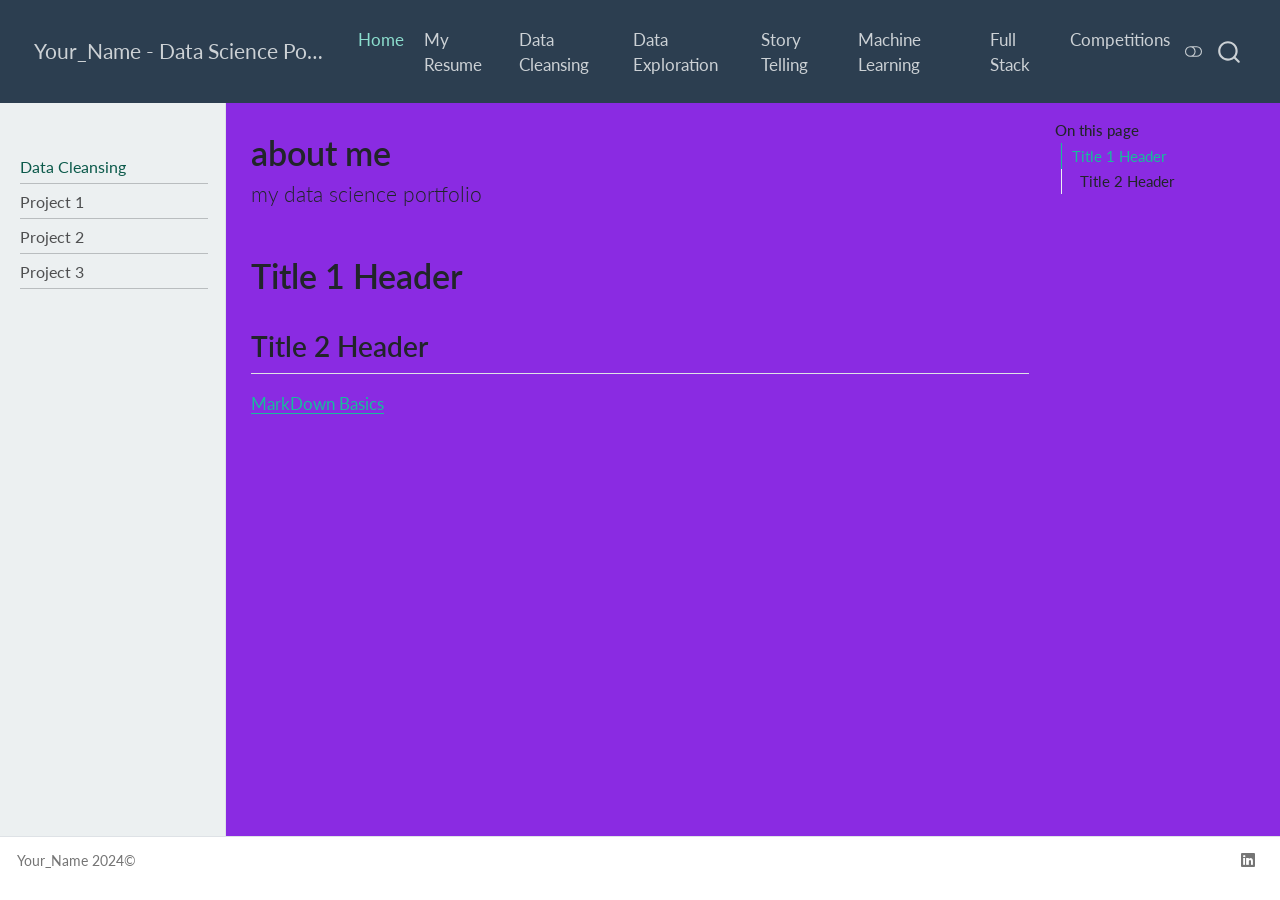
<file: docs/cleansing.html>
<!DOCTYPE html>
<html xmlns="http://www.w3.org/1999/xhtml" lang="en" xml:lang="en"><head>

<meta charset="utf-8">
<meta name="generator" content="quarto-1.8.24">

<meta name="viewport" content="width=device-width, initial-scale=1.0, user-scalable=yes">


<title>about me – Your_Name - Data Science Portfolio</title>
<style>
code{white-space: pre-wrap;}
span.smallcaps{font-variant: small-caps;}
div.columns{display: flex; gap: min(4vw, 1.5em);}
div.column{flex: auto; overflow-x: auto;}
div.hanging-indent{margin-left: 1.5em; text-indent: -1.5em;}
ul.task-list{list-style: none;}
ul.task-list li input[type="checkbox"] {
  width: 0.8em;
  margin: 0 0.8em 0.2em -1em; /* quarto-specific, see https://github.com/quarto-dev/quarto-cli/issues/4556 */ 
  vertical-align: middle;
}
</style>


<script src="site_libs/quarto-nav/quarto-nav.js"></script>
<script src="site_libs/quarto-nav/headroom.min.js"></script>
<script src="site_libs/clipboard/clipboard.min.js"></script>
<script src="site_libs/quarto-search/autocomplete.umd.js"></script>
<script src="site_libs/quarto-search/fuse.min.js"></script>
<script src="site_libs/quarto-search/quarto-search.js"></script>
<meta name="quarto:offset" content="./">
<link href="./Images/favicon.png" rel="icon" type="image/png">
<script src="site_libs/quarto-html/quarto.js" type="module"></script>
<script src="site_libs/quarto-html/tabsets/tabsets.js" type="module"></script>
<script src="site_libs/quarto-html/axe/axe-check.js" type="module"></script>
<script src="site_libs/quarto-html/popper.min.js"></script>
<script src="site_libs/quarto-html/tippy.umd.min.js"></script>
<script src="site_libs/quarto-html/anchor.min.js"></script>
<link href="site_libs/quarto-html/tippy.css" rel="stylesheet">
<link href="site_libs/quarto-html/quarto-syntax-highlighting-dc55a5b9e770e841cd82e46aadbfb9b0.css" rel="stylesheet" class="quarto-color-scheme" id="quarto-text-highlighting-styles">
<link href="site_libs/quarto-html/quarto-syntax-highlighting-dark-b651517ce65839d647a86e2780455cfb.css" rel="stylesheet" class="quarto-color-scheme quarto-color-alternate" id="quarto-text-highlighting-styles">
<link href="site_libs/quarto-html/quarto-syntax-highlighting-dc55a5b9e770e841cd82e46aadbfb9b0.css" rel="stylesheet" class="quarto-color-scheme-extra" id="quarto-text-highlighting-styles">
<script src="site_libs/bootstrap/bootstrap.min.js"></script>
<link href="site_libs/bootstrap/bootstrap-icons.css" rel="stylesheet">
<link href="site_libs/bootstrap/bootstrap-ca3a3156dfa06696f18c39bad94c63ad.min.css" rel="stylesheet" append-hash="true" class="quarto-color-scheme" id="quarto-bootstrap" data-mode="light">
<link href="site_libs/bootstrap/bootstrap-dark-44ce5e1fdf16f4d88befeca03b83ba44.min.css" rel="stylesheet" append-hash="true" class="quarto-color-scheme quarto-color-alternate" id="quarto-bootstrap" data-mode="dark">
<link href="site_libs/bootstrap/bootstrap-ca3a3156dfa06696f18c39bad94c63ad.min.css" rel="stylesheet" append-hash="true" class="quarto-color-scheme-extra" id="quarto-bootstrap" data-mode="light">
<script id="quarto-search-options" type="application/json">{
  "location": "navbar",
  "copy-button": false,
  "collapse-after": 3,
  "panel-placement": "end",
  "type": "overlay",
  "limit": 50,
  "keyboard-shortcut": [
    "f",
    "/",
    "s"
  ],
  "show-item-context": false,
  "language": {
    "search-no-results-text": "No results",
    "search-matching-documents-text": "matching documents",
    "search-copy-link-title": "Copy link to search",
    "search-hide-matches-text": "Hide additional matches",
    "search-more-match-text": "more match in this document",
    "search-more-matches-text": "more matches in this document",
    "search-clear-button-title": "Clear",
    "search-text-placeholder": "",
    "search-detached-cancel-button-title": "Cancel",
    "search-submit-button-title": "Submit",
    "search-label": "Search"
  }
}</script>


<link rel="stylesheet" href="styles.css">
</head>

<body class="nav-sidebar docked nav-fixed quarto-light"><script id="quarto-html-before-body" type="application/javascript">
    const toggleBodyColorMode = (bsSheetEl) => {
      const mode = bsSheetEl.getAttribute("data-mode");
      const bodyEl = window.document.querySelector("body");
      if (mode === "dark") {
        bodyEl.classList.add("quarto-dark");
        bodyEl.classList.remove("quarto-light");
      } else {
        bodyEl.classList.add("quarto-light");
        bodyEl.classList.remove("quarto-dark");
      }
    }
    const toggleBodyColorPrimary = () => {
      const bsSheetEl = window.document.querySelector("link#quarto-bootstrap:not([rel=disabled-stylesheet])");
      if (bsSheetEl) {
        toggleBodyColorMode(bsSheetEl);
      }
    }
    const setColorSchemeToggle = (alternate) => {
      const toggles = window.document.querySelectorAll('.quarto-color-scheme-toggle');
      for (let i=0; i < toggles.length; i++) {
        const toggle = toggles[i];
        if (toggle) {
          if (alternate) {
            toggle.classList.add("alternate");
          } else {
            toggle.classList.remove("alternate");
          }
        }
      }
    };
    const toggleColorMode = (alternate) => {
      // Switch the stylesheets
      const primaryStylesheets = window.document.querySelectorAll('link.quarto-color-scheme:not(.quarto-color-alternate)');
      const alternateStylesheets = window.document.querySelectorAll('link.quarto-color-scheme.quarto-color-alternate');
      manageTransitions('#quarto-margin-sidebar .nav-link', false);
      if (alternate) {
        // note: dark is layered on light, we don't disable primary!
        enableStylesheet(alternateStylesheets);
        for (const sheetNode of alternateStylesheets) {
          if (sheetNode.id === "quarto-bootstrap") {
            toggleBodyColorMode(sheetNode);
          }
        }
      } else {
        disableStylesheet(alternateStylesheets);
        enableStylesheet(primaryStylesheets)
        toggleBodyColorPrimary();
      }
      manageTransitions('#quarto-margin-sidebar .nav-link', true);
      // Switch the toggles
      setColorSchemeToggle(alternate)
      // Hack to workaround the fact that safari doesn't
      // properly recolor the scrollbar when toggling (#1455)
      if (navigator.userAgent.indexOf('Safari') > 0 && navigator.userAgent.indexOf('Chrome') == -1) {
        manageTransitions("body", false);
        window.scrollTo(0, 1);
        setTimeout(() => {
          window.scrollTo(0, 0);
          manageTransitions("body", true);
        }, 40);
      }
    }
    const disableStylesheet = (stylesheets) => {
      for (let i=0; i < stylesheets.length; i++) {
        const stylesheet = stylesheets[i];
        stylesheet.rel = 'disabled-stylesheet';
      }
    }
    const enableStylesheet = (stylesheets) => {
      for (let i=0; i < stylesheets.length; i++) {
        const stylesheet = stylesheets[i];
        if(stylesheet.rel !== 'stylesheet') { // for Chrome, which will still FOUC without this check
          stylesheet.rel = 'stylesheet';
        }
      }
    }
    const manageTransitions = (selector, allowTransitions) => {
      const els = window.document.querySelectorAll(selector);
      for (let i=0; i < els.length; i++) {
        const el = els[i];
        if (allowTransitions) {
          el.classList.remove('notransition');
        } else {
          el.classList.add('notransition');
        }
      }
    }
    const isFileUrl = () => {
      return window.location.protocol === 'file:';
    }
    const hasAlternateSentinel = () => {
      let styleSentinel = getColorSchemeSentinel();
      if (styleSentinel !== null) {
        return styleSentinel === "alternate";
      } else {
        return false;
      }
    }
    const setStyleSentinel = (alternate) => {
      const value = alternate ? "alternate" : "default";
      if (!isFileUrl()) {
        window.localStorage.setItem("quarto-color-scheme", value);
      } else {
        localAlternateSentinel = value;
      }
    }
    const getColorSchemeSentinel = () => {
      if (!isFileUrl()) {
        const storageValue = window.localStorage.getItem("quarto-color-scheme");
        return storageValue != null ? storageValue : localAlternateSentinel;
      } else {
        return localAlternateSentinel;
      }
    }
    const toggleGiscusIfUsed = (isAlternate, darkModeDefault) => {
      const baseTheme = document.querySelector('#giscus-base-theme')?.value ?? 'light';
      const alternateTheme = document.querySelector('#giscus-alt-theme')?.value ?? 'dark';
      let newTheme = '';
      if(authorPrefersDark) {
        newTheme = isAlternate ? baseTheme : alternateTheme;
      } else {
        newTheme = isAlternate ? alternateTheme : baseTheme;
      }
      const changeGiscusTheme = () => {
        // From: https://github.com/giscus/giscus/issues/336
        const sendMessage = (message) => {
          const iframe = document.querySelector('iframe.giscus-frame');
          if (!iframe) return;
          iframe.contentWindow.postMessage({ giscus: message }, 'https://giscus.app');
        }
        sendMessage({
          setConfig: {
            theme: newTheme
          }
        });
      }
      const isGiscussLoaded = window.document.querySelector('iframe.giscus-frame') !== null;
      if (isGiscussLoaded) {
        changeGiscusTheme();
      }
    };
    const authorPrefersDark = false;
    const darkModeDefault = authorPrefersDark;
      document.querySelector('link#quarto-text-highlighting-styles.quarto-color-scheme-extra').rel = 'disabled-stylesheet';
      document.querySelector('link#quarto-bootstrap.quarto-color-scheme-extra').rel = 'disabled-stylesheet';
    let localAlternateSentinel = darkModeDefault ? 'alternate' : 'default';
    // Dark / light mode switch
    window.quartoToggleColorScheme = () => {
      // Read the current dark / light value
      let toAlternate = !hasAlternateSentinel();
      toggleColorMode(toAlternate);
      setStyleSentinel(toAlternate);
      toggleGiscusIfUsed(toAlternate, darkModeDefault);
      window.dispatchEvent(new Event('resize'));
    };
    // Switch to dark mode if need be
    if (hasAlternateSentinel()) {
      toggleColorMode(true);
    } else {
      toggleColorMode(false);
    }
  </script>

<div id="quarto-search-results"></div>
  <header id="quarto-header" class="headroom fixed-top">
    <nav class="navbar navbar-expand-lg " data-bs-theme="dark">
      <div class="navbar-container container-fluid">
      <div class="navbar-brand-container mx-auto">
    <a href="./index.html" class="navbar-brand navbar-brand-logo">
    </a>
    <a class="navbar-brand" href="./index.html">
    <span class="navbar-title">Your_Name - Data Science Portfolio</span>
    </a>
  </div>
            <div id="quarto-search" class="" title="Search"></div>
          <button class="navbar-toggler" type="button" data-bs-toggle="collapse" data-bs-target="#navbarCollapse" aria-controls="navbarCollapse" role="menu" aria-expanded="false" aria-label="Toggle navigation" onclick="if (window.quartoToggleHeadroom) { window.quartoToggleHeadroom(); }">
  <span class="navbar-toggler-icon"></span>
</button>
          <div class="collapse navbar-collapse" id="navbarCollapse">
            <ul class="navbar-nav navbar-nav-scroll ms-auto">
  <li class="nav-item">
    <a class="nav-link active" href="./index.html" aria-current="page"> 
<span class="menu-text">Home</span></a>
  </li>  
  <li class="nav-item">
    <a class="nav-link" href="./resume.html"> 
<span class="menu-text">My Resume</span></a>
  </li>  
  <li class="nav-item">
    <a class="nav-link" href="./cleansing.html"> 
<span class="menu-text">Data Cleansing</span></a>
  </li>  
  <li class="nav-item">
    <a class="nav-link" href="./exploration.html"> 
<span class="menu-text">Data Exploration</span></a>
  </li>  
  <li class="nav-item">
    <a class="nav-link" href="./story_telling.html"> 
<span class="menu-text">Story Telling</span></a>
  </li>  
  <li class="nav-item">
    <a class="nav-link" href="./ml.html"> 
<span class="menu-text">Machine Learning</span></a>
  </li>  
  <li class="nav-item">
    <a class="nav-link" href="./full_stack.html"> 
<span class="menu-text">Full Stack</span></a>
  </li>  
  <li class="nav-item">
    <a class="nav-link" href="./competition.html"> 
<span class="menu-text">Competitions</span></a>
  </li>  
</ul>
          </div> <!-- /navcollapse -->
            <div class="quarto-navbar-tools">
  <a href="" class="quarto-color-scheme-toggle quarto-navigation-tool  px-1" onclick="window.quartoToggleColorScheme(); return false;" title="Toggle dark mode"><i class="bi"></i></a>
</div>
      </div> <!-- /container-fluid -->
    </nav>
  <nav class="quarto-secondary-nav">
    <div class="container-fluid d-flex">
      <button type="button" class="quarto-btn-toggle btn" data-bs-toggle="collapse" role="button" data-bs-target=".quarto-sidebar-collapse-item" aria-controls="quarto-sidebar" aria-expanded="false" aria-label="Toggle sidebar navigation" onclick="if (window.quartoToggleHeadroom) { window.quartoToggleHeadroom(); }">
        <i class="bi bi-layout-text-sidebar-reverse"></i>
      </button>
        <nav class="quarto-page-breadcrumbs" aria-label="breadcrumb"><ol class="breadcrumb"><li class="breadcrumb-item"><a href="./cleansing.html">Data Cleansing</a></li></ol></nav>
        <a class="flex-grow-1" role="navigation" data-bs-toggle="collapse" data-bs-target=".quarto-sidebar-collapse-item" aria-controls="quarto-sidebar" aria-expanded="false" aria-label="Toggle sidebar navigation" onclick="if (window.quartoToggleHeadroom) { window.quartoToggleHeadroom(); }">      
        </a>
    </div>
  </nav>
</header>
<!-- content -->
<div id="quarto-content" class="quarto-container page-columns page-rows-contents page-layout-article page-navbar">
<!-- sidebar -->
  <nav id="quarto-sidebar" class="sidebar collapse collapse-horizontal quarto-sidebar-collapse-item sidebar-navigation docked overflow-auto">
    <div class="pt-lg-2 mt-2 text-left sidebar-header sidebar-header-stacked">
      <a href="./index.html" class="sidebar-logo-link">
      </a>
      </div>
    <div class="sidebar-menu-container"> 
    <ul class="list-unstyled mt-1">
        <li class="sidebar-item">
  <div class="sidebar-item-container"> 
  <a href="./cleansing.html" class="sidebar-item-text sidebar-link active">
 <span class="menu-text">Data Cleansing</span></a>
  </div>
</li>
        <li class="px-0"><hr class="sidebar-divider hi "></li>
        <li class="sidebar-item">
  <div class="sidebar-item-container"> 
  <a href="./Cleansing_Projects/project1.html" class="sidebar-item-text sidebar-link">
 <span class="menu-text">Project 1</span></a>
  </div>
</li>
        <li class="px-0"><hr class="sidebar-divider hi "></li>
        <li class="sidebar-item">
  <div class="sidebar-item-container"> 
  <a href="./Cleansing_Projects/project2.html" class="sidebar-item-text sidebar-link">
 <span class="menu-text">Project 2</span></a>
  </div>
</li>
        <li class="px-0"><hr class="sidebar-divider hi "></li>
        <li class="sidebar-item">
  <div class="sidebar-item-container"> 
  <a href="./Cleansing_Projects/project3.html" class="sidebar-item-text sidebar-link">
 <span class="menu-text">Project 3</span></a>
  </div>
</li>
        <li class="px-0"><hr class="sidebar-divider hi "></li>
    </ul>
    </div>
</nav>
<div id="quarto-sidebar-glass" class="quarto-sidebar-collapse-item" data-bs-toggle="collapse" data-bs-target=".quarto-sidebar-collapse-item"></div>
<!-- margin-sidebar -->
    <div id="quarto-margin-sidebar" class="sidebar margin-sidebar">
        <nav id="TOC" role="doc-toc" class="toc-active">
    <h2 id="toc-title">On this page</h2>
   
  <ul>
  <li><a href="#title-1-header" id="toc-title-1-header" class="nav-link active" data-scroll-target="#title-1-header">Title 1 Header</a>
  <ul class="collapse">
  <li><a href="#title-2-header" id="toc-title-2-header" class="nav-link" data-scroll-target="#title-2-header">Title 2 Header</a></li>
  </ul></li>
  </ul>
</nav>
    </div>
<!-- main -->
<main class="content" id="quarto-document-content">


<header id="title-block-header" class="quarto-title-block default">
<div class="quarto-title">
<h1 class="title">about me</h1>
<p class="subtitle lead">my data science portfolio</p>
</div>



<div class="quarto-title-meta">

    
  
    
  </div>
  


</header>


<section id="title-1-header" class="level1">
<h1>Title 1 Header</h1>
<section id="title-2-header" class="level2">
<h2 class="anchored" data-anchor-id="title-2-header">Title 2 Header</h2>
<p><a href="https://quarto.org/docs/authoring/markdown-basics.html#links-images">MarkDown Basics</a></p>


</section>
</section>

<a onclick="window.scrollTo(0, 0); return false;" role="button" id="quarto-back-to-top"><i class="bi bi-arrow-up"></i> Back to top</a></main> <!-- /main -->
<script id="quarto-html-after-body" type="application/javascript">
  window.document.addEventListener("DOMContentLoaded", function (event) {
    // Ensure there is a toggle, if there isn't float one in the top right
    if (window.document.querySelector('.quarto-color-scheme-toggle') === null) {
      const a = window.document.createElement('a');
      a.classList.add('top-right');
      a.classList.add('quarto-color-scheme-toggle');
      a.href = "";
      a.onclick = function() { try { window.quartoToggleColorScheme(); } catch {} return false; };
      const i = window.document.createElement("i");
      i.classList.add('bi');
      a.appendChild(i);
      window.document.body.appendChild(a);
    }
    setColorSchemeToggle(hasAlternateSentinel())
    const icon = "";
    const anchorJS = new window.AnchorJS();
    anchorJS.options = {
      placement: 'right',
      icon: icon
    };
    anchorJS.add('.anchored');
    const isCodeAnnotation = (el) => {
      for (const clz of el.classList) {
        if (clz.startsWith('code-annotation-')) {                     
          return true;
        }
      }
      return false;
    }
    const onCopySuccess = function(e) {
      // button target
      const button = e.trigger;
      // don't keep focus
      button.blur();
      // flash "checked"
      button.classList.add('code-copy-button-checked');
      var currentTitle = button.getAttribute("title");
      button.setAttribute("title", "Copied!");
      let tooltip;
      if (window.bootstrap) {
        button.setAttribute("data-bs-toggle", "tooltip");
        button.setAttribute("data-bs-placement", "left");
        button.setAttribute("data-bs-title", "Copied!");
        tooltip = new bootstrap.Tooltip(button, 
          { trigger: "manual", 
            customClass: "code-copy-button-tooltip",
            offset: [0, -8]});
        tooltip.show();    
      }
      setTimeout(function() {
        if (tooltip) {
          tooltip.hide();
          button.removeAttribute("data-bs-title");
          button.removeAttribute("data-bs-toggle");
          button.removeAttribute("data-bs-placement");
        }
        button.setAttribute("title", currentTitle);
        button.classList.remove('code-copy-button-checked');
      }, 1000);
      // clear code selection
      e.clearSelection();
    }
    const getTextToCopy = function(trigger) {
      const outerScaffold = trigger.parentElement.cloneNode(true);
      const codeEl = outerScaffold.querySelector('code');
      for (const childEl of codeEl.children) {
        if (isCodeAnnotation(childEl)) {
          childEl.remove();
        }
      }
      return codeEl.innerText;
    }
    const clipboard = new window.ClipboardJS('.code-copy-button:not([data-in-quarto-modal])', {
      text: getTextToCopy
    });
    clipboard.on('success', onCopySuccess);
    if (window.document.getElementById('quarto-embedded-source-code-modal')) {
      const clipboardModal = new window.ClipboardJS('.code-copy-button[data-in-quarto-modal]', {
        text: getTextToCopy,
        container: window.document.getElementById('quarto-embedded-source-code-modal')
      });
      clipboardModal.on('success', onCopySuccess);
    }
      var localhostRegex = new RegExp(/^(?:http|https):\/\/localhost\:?[0-9]*\//);
      var mailtoRegex = new RegExp(/^mailto:/);
        var filterRegex = new RegExp('/' + window.location.host + '/');
      var isInternal = (href) => {
          return filterRegex.test(href) || localhostRegex.test(href) || mailtoRegex.test(href);
      }
      // Inspect non-navigation links and adorn them if external
     var links = window.document.querySelectorAll('a[href]:not(.nav-link):not(.navbar-brand):not(.toc-action):not(.sidebar-link):not(.sidebar-item-toggle):not(.pagination-link):not(.no-external):not([aria-hidden]):not(.dropdown-item):not(.quarto-navigation-tool):not(.about-link)');
      for (var i=0; i<links.length; i++) {
        const link = links[i];
        if (!isInternal(link.href)) {
          // undo the damage that might have been done by quarto-nav.js in the case of
          // links that we want to consider external
          if (link.dataset.originalHref !== undefined) {
            link.href = link.dataset.originalHref;
          }
        }
      }
    function tippyHover(el, contentFn, onTriggerFn, onUntriggerFn) {
      const config = {
        allowHTML: true,
        maxWidth: 500,
        delay: 100,
        arrow: false,
        appendTo: function(el) {
            return el.parentElement;
        },
        interactive: true,
        interactiveBorder: 10,
        theme: 'quarto',
        placement: 'bottom-start',
      };
      if (contentFn) {
        config.content = contentFn;
      }
      if (onTriggerFn) {
        config.onTrigger = onTriggerFn;
      }
      if (onUntriggerFn) {
        config.onUntrigger = onUntriggerFn;
      }
      window.tippy(el, config); 
    }
    const noterefs = window.document.querySelectorAll('a[role="doc-noteref"]');
    for (var i=0; i<noterefs.length; i++) {
      const ref = noterefs[i];
      tippyHover(ref, function() {
        // use id or data attribute instead here
        let href = ref.getAttribute('data-footnote-href') || ref.getAttribute('href');
        try { href = new URL(href).hash; } catch {}
        const id = href.replace(/^#\/?/, "");
        const note = window.document.getElementById(id);
        if (note) {
          return note.innerHTML;
        } else {
          return "";
        }
      });
    }
    const xrefs = window.document.querySelectorAll('a.quarto-xref');
    const processXRef = (id, note) => {
      // Strip column container classes
      const stripColumnClz = (el) => {
        el.classList.remove("page-full", "page-columns");
        if (el.children) {
          for (const child of el.children) {
            stripColumnClz(child);
          }
        }
      }
      stripColumnClz(note)
      if (id === null || id.startsWith('sec-')) {
        // Special case sections, only their first couple elements
        const container = document.createElement("div");
        if (note.children && note.children.length > 2) {
          container.appendChild(note.children[0].cloneNode(true));
          for (let i = 1; i < note.children.length; i++) {
            const child = note.children[i];
            if (child.tagName === "P" && child.innerText === "") {
              continue;
            } else {
              container.appendChild(child.cloneNode(true));
              break;
            }
          }
          if (window.Quarto?.typesetMath) {
            window.Quarto.typesetMath(container);
          }
          return container.innerHTML
        } else {
          if (window.Quarto?.typesetMath) {
            window.Quarto.typesetMath(note);
          }
          return note.innerHTML;
        }
      } else {
        // Remove any anchor links if they are present
        const anchorLink = note.querySelector('a.anchorjs-link');
        if (anchorLink) {
          anchorLink.remove();
        }
        if (window.Quarto?.typesetMath) {
          window.Quarto.typesetMath(note);
        }
        if (note.classList.contains("callout")) {
          return note.outerHTML;
        } else {
          return note.innerHTML;
        }
      }
    }
    for (var i=0; i<xrefs.length; i++) {
      const xref = xrefs[i];
      tippyHover(xref, undefined, function(instance) {
        instance.disable();
        let url = xref.getAttribute('href');
        let hash = undefined; 
        if (url.startsWith('#')) {
          hash = url;
        } else {
          try { hash = new URL(url).hash; } catch {}
        }
        if (hash) {
          const id = hash.replace(/^#\/?/, "");
          const note = window.document.getElementById(id);
          if (note !== null) {
            try {
              const html = processXRef(id, note.cloneNode(true));
              instance.setContent(html);
            } finally {
              instance.enable();
              instance.show();
            }
          } else {
            // See if we can fetch this
            fetch(url.split('#')[0])
            .then(res => res.text())
            .then(html => {
              const parser = new DOMParser();
              const htmlDoc = parser.parseFromString(html, "text/html");
              const note = htmlDoc.getElementById(id);
              if (note !== null) {
                const html = processXRef(id, note);
                instance.setContent(html);
              } 
            }).finally(() => {
              instance.enable();
              instance.show();
            });
          }
        } else {
          // See if we can fetch a full url (with no hash to target)
          // This is a special case and we should probably do some content thinning / targeting
          fetch(url)
          .then(res => res.text())
          .then(html => {
            const parser = new DOMParser();
            const htmlDoc = parser.parseFromString(html, "text/html");
            const note = htmlDoc.querySelector('main.content');
            if (note !== null) {
              // This should only happen for chapter cross references
              // (since there is no id in the URL)
              // remove the first header
              if (note.children.length > 0 && note.children[0].tagName === "HEADER") {
                note.children[0].remove();
              }
              const html = processXRef(null, note);
              instance.setContent(html);
            } 
          }).finally(() => {
            instance.enable();
            instance.show();
          });
        }
      }, function(instance) {
      });
    }
        let selectedAnnoteEl;
        const selectorForAnnotation = ( cell, annotation) => {
          let cellAttr = 'data-code-cell="' + cell + '"';
          let lineAttr = 'data-code-annotation="' +  annotation + '"';
          const selector = 'span[' + cellAttr + '][' + lineAttr + ']';
          return selector;
        }
        const selectCodeLines = (annoteEl) => {
          const doc = window.document;
          const targetCell = annoteEl.getAttribute("data-target-cell");
          const targetAnnotation = annoteEl.getAttribute("data-target-annotation");
          const annoteSpan = window.document.querySelector(selectorForAnnotation(targetCell, targetAnnotation));
          const lines = annoteSpan.getAttribute("data-code-lines").split(",");
          const lineIds = lines.map((line) => {
            return targetCell + "-" + line;
          })
          let top = null;
          let height = null;
          let parent = null;
          if (lineIds.length > 0) {
              //compute the position of the single el (top and bottom and make a div)
              const el = window.document.getElementById(lineIds[0]);
              top = el.offsetTop;
              height = el.offsetHeight;
              parent = el.parentElement.parentElement;
            if (lineIds.length > 1) {
              const lastEl = window.document.getElementById(lineIds[lineIds.length - 1]);
              const bottom = lastEl.offsetTop + lastEl.offsetHeight;
              height = bottom - top;
            }
            if (top !== null && height !== null && parent !== null) {
              // cook up a div (if necessary) and position it 
              let div = window.document.getElementById("code-annotation-line-highlight");
              if (div === null) {
                div = window.document.createElement("div");
                div.setAttribute("id", "code-annotation-line-highlight");
                div.style.position = 'absolute';
                parent.appendChild(div);
              }
              div.style.top = top - 2 + "px";
              div.style.height = height + 4 + "px";
              div.style.left = 0;
              let gutterDiv = window.document.getElementById("code-annotation-line-highlight-gutter");
              if (gutterDiv === null) {
                gutterDiv = window.document.createElement("div");
                gutterDiv.setAttribute("id", "code-annotation-line-highlight-gutter");
                gutterDiv.style.position = 'absolute';
                const codeCell = window.document.getElementById(targetCell);
                const gutter = codeCell.querySelector('.code-annotation-gutter');
                gutter.appendChild(gutterDiv);
              }
              gutterDiv.style.top = top - 2 + "px";
              gutterDiv.style.height = height + 4 + "px";
            }
            selectedAnnoteEl = annoteEl;
          }
        };
        const unselectCodeLines = () => {
          const elementsIds = ["code-annotation-line-highlight", "code-annotation-line-highlight-gutter"];
          elementsIds.forEach((elId) => {
            const div = window.document.getElementById(elId);
            if (div) {
              div.remove();
            }
          });
          selectedAnnoteEl = undefined;
        };
          // Handle positioning of the toggle
      window.addEventListener(
        "resize",
        throttle(() => {
          elRect = undefined;
          if (selectedAnnoteEl) {
            selectCodeLines(selectedAnnoteEl);
          }
        }, 10)
      );
      function throttle(fn, ms) {
      let throttle = false;
      let timer;
        return (...args) => {
          if(!throttle) { // first call gets through
              fn.apply(this, args);
              throttle = true;
          } else { // all the others get throttled
              if(timer) clearTimeout(timer); // cancel #2
              timer = setTimeout(() => {
                fn.apply(this, args);
                timer = throttle = false;
              }, ms);
          }
        };
      }
        // Attach click handler to the DT
        const annoteDls = window.document.querySelectorAll('dt[data-target-cell]');
        for (const annoteDlNode of annoteDls) {
          annoteDlNode.addEventListener('click', (event) => {
            const clickedEl = event.target;
            if (clickedEl !== selectedAnnoteEl) {
              unselectCodeLines();
              const activeEl = window.document.querySelector('dt[data-target-cell].code-annotation-active');
              if (activeEl) {
                activeEl.classList.remove('code-annotation-active');
              }
              selectCodeLines(clickedEl);
              clickedEl.classList.add('code-annotation-active');
            } else {
              // Unselect the line
              unselectCodeLines();
              clickedEl.classList.remove('code-annotation-active');
            }
          });
        }
    const findCites = (el) => {
      const parentEl = el.parentElement;
      if (parentEl) {
        const cites = parentEl.dataset.cites;
        if (cites) {
          return {
            el,
            cites: cites.split(' ')
          };
        } else {
          return findCites(el.parentElement)
        }
      } else {
        return undefined;
      }
    };
    var bibliorefs = window.document.querySelectorAll('a[role="doc-biblioref"]');
    for (var i=0; i<bibliorefs.length; i++) {
      const ref = bibliorefs[i];
      const citeInfo = findCites(ref);
      if (citeInfo) {
        tippyHover(citeInfo.el, function() {
          var popup = window.document.createElement('div');
          citeInfo.cites.forEach(function(cite) {
            var citeDiv = window.document.createElement('div');
            citeDiv.classList.add('hanging-indent');
            citeDiv.classList.add('csl-entry');
            var biblioDiv = window.document.getElementById('ref-' + cite);
            if (biblioDiv) {
              citeDiv.innerHTML = biblioDiv.innerHTML;
            }
            popup.appendChild(citeDiv);
          });
          return popup.innerHTML;
        });
      }
    }
  });
  </script>
</div> <!-- /content -->
<footer class="footer">
  <div class="nav-footer">
    <div class="nav-footer-left">
<p>Your_Name 2024©</p>
</div>   
    <div class="nav-footer-center">
      &nbsp;
    </div>
    <div class="nav-footer-right">
      <ul class="footer-items list-unstyled">
    <li class="nav-item compact">
    <a class="nav-link" href="./Your_LinkedIn_URL">
      <i class="bi bi-linkedin" role="img">
</i> 
    </a>
  </li>  
</ul>
    </div>
  </div>
</footer>




</body></html>
</file>
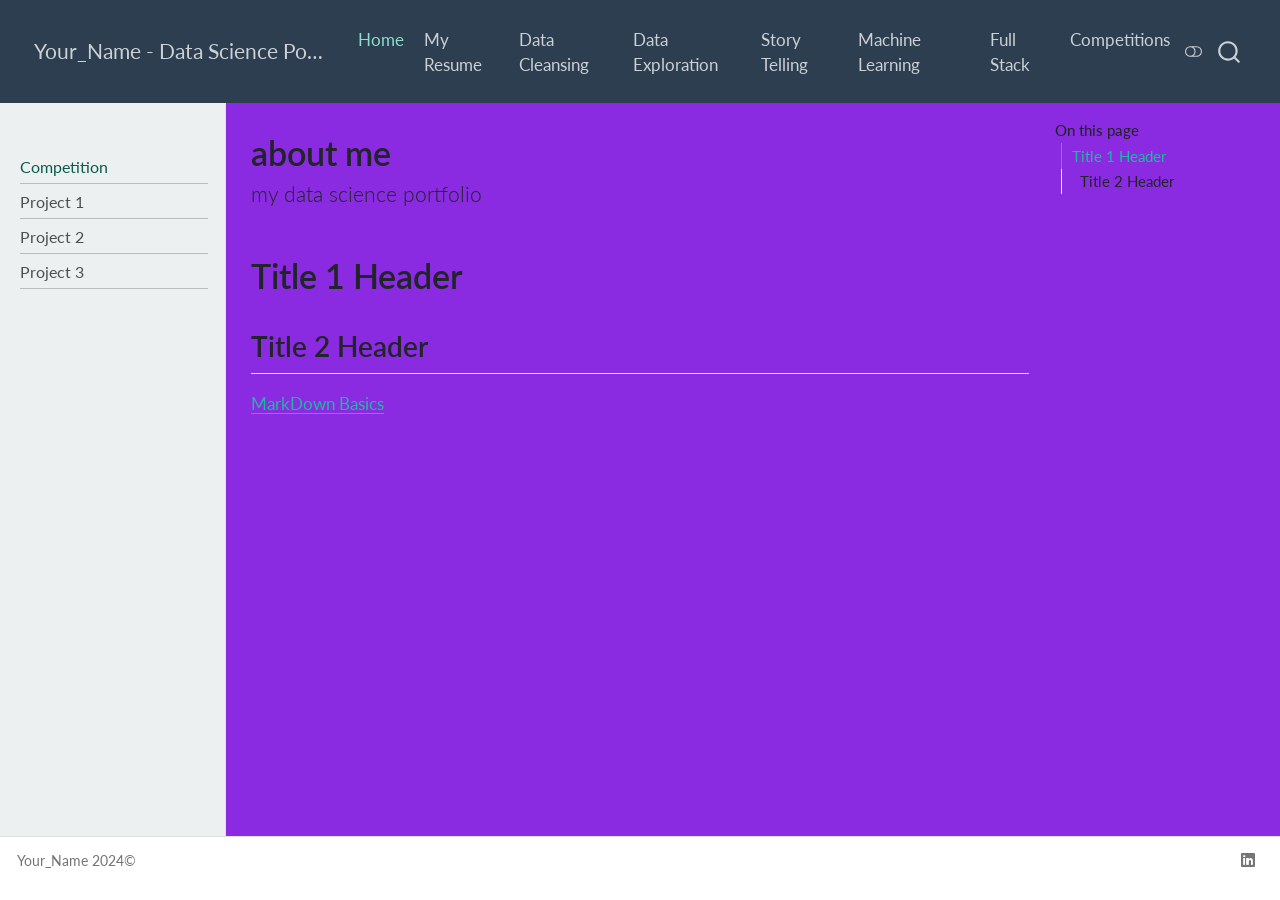
<file: docs/competition.html>
<!DOCTYPE html>
<html xmlns="http://www.w3.org/1999/xhtml" lang="en" xml:lang="en"><head>

<meta charset="utf-8">
<meta name="generator" content="quarto-1.8.24">

<meta name="viewport" content="width=device-width, initial-scale=1.0, user-scalable=yes">


<title>about me – Your_Name - Data Science Portfolio</title>
<style>
code{white-space: pre-wrap;}
span.smallcaps{font-variant: small-caps;}
div.columns{display: flex; gap: min(4vw, 1.5em);}
div.column{flex: auto; overflow-x: auto;}
div.hanging-indent{margin-left: 1.5em; text-indent: -1.5em;}
ul.task-list{list-style: none;}
ul.task-list li input[type="checkbox"] {
  width: 0.8em;
  margin: 0 0.8em 0.2em -1em; /* quarto-specific, see https://github.com/quarto-dev/quarto-cli/issues/4556 */ 
  vertical-align: middle;
}
</style>


<script src="site_libs/quarto-nav/quarto-nav.js"></script>
<script src="site_libs/quarto-nav/headroom.min.js"></script>
<script src="site_libs/clipboard/clipboard.min.js"></script>
<script src="site_libs/quarto-search/autocomplete.umd.js"></script>
<script src="site_libs/quarto-search/fuse.min.js"></script>
<script src="site_libs/quarto-search/quarto-search.js"></script>
<meta name="quarto:offset" content="./">
<link href="./Images/favicon.png" rel="icon" type="image/png">
<script src="site_libs/quarto-html/quarto.js" type="module"></script>
<script src="site_libs/quarto-html/tabsets/tabsets.js" type="module"></script>
<script src="site_libs/quarto-html/axe/axe-check.js" type="module"></script>
<script src="site_libs/quarto-html/popper.min.js"></script>
<script src="site_libs/quarto-html/tippy.umd.min.js"></script>
<script src="site_libs/quarto-html/anchor.min.js"></script>
<link href="site_libs/quarto-html/tippy.css" rel="stylesheet">
<link href="site_libs/quarto-html/quarto-syntax-highlighting-dc55a5b9e770e841cd82e46aadbfb9b0.css" rel="stylesheet" class="quarto-color-scheme" id="quarto-text-highlighting-styles">
<link href="site_libs/quarto-html/quarto-syntax-highlighting-dark-b651517ce65839d647a86e2780455cfb.css" rel="stylesheet" class="quarto-color-scheme quarto-color-alternate" id="quarto-text-highlighting-styles">
<link href="site_libs/quarto-html/quarto-syntax-highlighting-dc55a5b9e770e841cd82e46aadbfb9b0.css" rel="stylesheet" class="quarto-color-scheme-extra" id="quarto-text-highlighting-styles">
<script src="site_libs/bootstrap/bootstrap.min.js"></script>
<link href="site_libs/bootstrap/bootstrap-icons.css" rel="stylesheet">
<link href="site_libs/bootstrap/bootstrap-ca3a3156dfa06696f18c39bad94c63ad.min.css" rel="stylesheet" append-hash="true" class="quarto-color-scheme" id="quarto-bootstrap" data-mode="light">
<link href="site_libs/bootstrap/bootstrap-dark-44ce5e1fdf16f4d88befeca03b83ba44.min.css" rel="stylesheet" append-hash="true" class="quarto-color-scheme quarto-color-alternate" id="quarto-bootstrap" data-mode="dark">
<link href="site_libs/bootstrap/bootstrap-ca3a3156dfa06696f18c39bad94c63ad.min.css" rel="stylesheet" append-hash="true" class="quarto-color-scheme-extra" id="quarto-bootstrap" data-mode="light">
<script id="quarto-search-options" type="application/json">{
  "location": "navbar",
  "copy-button": false,
  "collapse-after": 3,
  "panel-placement": "end",
  "type": "overlay",
  "limit": 50,
  "keyboard-shortcut": [
    "f",
    "/",
    "s"
  ],
  "show-item-context": false,
  "language": {
    "search-no-results-text": "No results",
    "search-matching-documents-text": "matching documents",
    "search-copy-link-title": "Copy link to search",
    "search-hide-matches-text": "Hide additional matches",
    "search-more-match-text": "more match in this document",
    "search-more-matches-text": "more matches in this document",
    "search-clear-button-title": "Clear",
    "search-text-placeholder": "",
    "search-detached-cancel-button-title": "Cancel",
    "search-submit-button-title": "Submit",
    "search-label": "Search"
  }
}</script>


<link rel="stylesheet" href="styles.css">
</head>

<body class="nav-sidebar docked nav-fixed quarto-light"><script id="quarto-html-before-body" type="application/javascript">
    const toggleBodyColorMode = (bsSheetEl) => {
      const mode = bsSheetEl.getAttribute("data-mode");
      const bodyEl = window.document.querySelector("body");
      if (mode === "dark") {
        bodyEl.classList.add("quarto-dark");
        bodyEl.classList.remove("quarto-light");
      } else {
        bodyEl.classList.add("quarto-light");
        bodyEl.classList.remove("quarto-dark");
      }
    }
    const toggleBodyColorPrimary = () => {
      const bsSheetEl = window.document.querySelector("link#quarto-bootstrap:not([rel=disabled-stylesheet])");
      if (bsSheetEl) {
        toggleBodyColorMode(bsSheetEl);
      }
    }
    const setColorSchemeToggle = (alternate) => {
      const toggles = window.document.querySelectorAll('.quarto-color-scheme-toggle');
      for (let i=0; i < toggles.length; i++) {
        const toggle = toggles[i];
        if (toggle) {
          if (alternate) {
            toggle.classList.add("alternate");
          } else {
            toggle.classList.remove("alternate");
          }
        }
      }
    };
    const toggleColorMode = (alternate) => {
      // Switch the stylesheets
      const primaryStylesheets = window.document.querySelectorAll('link.quarto-color-scheme:not(.quarto-color-alternate)');
      const alternateStylesheets = window.document.querySelectorAll('link.quarto-color-scheme.quarto-color-alternate');
      manageTransitions('#quarto-margin-sidebar .nav-link', false);
      if (alternate) {
        // note: dark is layered on light, we don't disable primary!
        enableStylesheet(alternateStylesheets);
        for (const sheetNode of alternateStylesheets) {
          if (sheetNode.id === "quarto-bootstrap") {
            toggleBodyColorMode(sheetNode);
          }
        }
      } else {
        disableStylesheet(alternateStylesheets);
        enableStylesheet(primaryStylesheets)
        toggleBodyColorPrimary();
      }
      manageTransitions('#quarto-margin-sidebar .nav-link', true);
      // Switch the toggles
      setColorSchemeToggle(alternate)
      // Hack to workaround the fact that safari doesn't
      // properly recolor the scrollbar when toggling (#1455)
      if (navigator.userAgent.indexOf('Safari') > 0 && navigator.userAgent.indexOf('Chrome') == -1) {
        manageTransitions("body", false);
        window.scrollTo(0, 1);
        setTimeout(() => {
          window.scrollTo(0, 0);
          manageTransitions("body", true);
        }, 40);
      }
    }
    const disableStylesheet = (stylesheets) => {
      for (let i=0; i < stylesheets.length; i++) {
        const stylesheet = stylesheets[i];
        stylesheet.rel = 'disabled-stylesheet';
      }
    }
    const enableStylesheet = (stylesheets) => {
      for (let i=0; i < stylesheets.length; i++) {
        const stylesheet = stylesheets[i];
        if(stylesheet.rel !== 'stylesheet') { // for Chrome, which will still FOUC without this check
          stylesheet.rel = 'stylesheet';
        }
      }
    }
    const manageTransitions = (selector, allowTransitions) => {
      const els = window.document.querySelectorAll(selector);
      for (let i=0; i < els.length; i++) {
        const el = els[i];
        if (allowTransitions) {
          el.classList.remove('notransition');
        } else {
          el.classList.add('notransition');
        }
      }
    }
    const isFileUrl = () => {
      return window.location.protocol === 'file:';
    }
    const hasAlternateSentinel = () => {
      let styleSentinel = getColorSchemeSentinel();
      if (styleSentinel !== null) {
        return styleSentinel === "alternate";
      } else {
        return false;
      }
    }
    const setStyleSentinel = (alternate) => {
      const value = alternate ? "alternate" : "default";
      if (!isFileUrl()) {
        window.localStorage.setItem("quarto-color-scheme", value);
      } else {
        localAlternateSentinel = value;
      }
    }
    const getColorSchemeSentinel = () => {
      if (!isFileUrl()) {
        const storageValue = window.localStorage.getItem("quarto-color-scheme");
        return storageValue != null ? storageValue : localAlternateSentinel;
      } else {
        return localAlternateSentinel;
      }
    }
    const toggleGiscusIfUsed = (isAlternate, darkModeDefault) => {
      const baseTheme = document.querySelector('#giscus-base-theme')?.value ?? 'light';
      const alternateTheme = document.querySelector('#giscus-alt-theme')?.value ?? 'dark';
      let newTheme = '';
      if(authorPrefersDark) {
        newTheme = isAlternate ? baseTheme : alternateTheme;
      } else {
        newTheme = isAlternate ? alternateTheme : baseTheme;
      }
      const changeGiscusTheme = () => {
        // From: https://github.com/giscus/giscus/issues/336
        const sendMessage = (message) => {
          const iframe = document.querySelector('iframe.giscus-frame');
          if (!iframe) return;
          iframe.contentWindow.postMessage({ giscus: message }, 'https://giscus.app');
        }
        sendMessage({
          setConfig: {
            theme: newTheme
          }
        });
      }
      const isGiscussLoaded = window.document.querySelector('iframe.giscus-frame') !== null;
      if (isGiscussLoaded) {
        changeGiscusTheme();
      }
    };
    const authorPrefersDark = false;
    const darkModeDefault = authorPrefersDark;
      document.querySelector('link#quarto-text-highlighting-styles.quarto-color-scheme-extra').rel = 'disabled-stylesheet';
      document.querySelector('link#quarto-bootstrap.quarto-color-scheme-extra').rel = 'disabled-stylesheet';
    let localAlternateSentinel = darkModeDefault ? 'alternate' : 'default';
    // Dark / light mode switch
    window.quartoToggleColorScheme = () => {
      // Read the current dark / light value
      let toAlternate = !hasAlternateSentinel();
      toggleColorMode(toAlternate);
      setStyleSentinel(toAlternate);
      toggleGiscusIfUsed(toAlternate, darkModeDefault);
      window.dispatchEvent(new Event('resize'));
    };
    // Switch to dark mode if need be
    if (hasAlternateSentinel()) {
      toggleColorMode(true);
    } else {
      toggleColorMode(false);
    }
  </script>

<div id="quarto-search-results"></div>
  <header id="quarto-header" class="headroom fixed-top">
    <nav class="navbar navbar-expand-lg " data-bs-theme="dark">
      <div class="navbar-container container-fluid">
      <div class="navbar-brand-container mx-auto">
    <a href="./index.html" class="navbar-brand navbar-brand-logo">
    </a>
    <a class="navbar-brand" href="./index.html">
    <span class="navbar-title">Your_Name - Data Science Portfolio</span>
    </a>
  </div>
            <div id="quarto-search" class="" title="Search"></div>
          <button class="navbar-toggler" type="button" data-bs-toggle="collapse" data-bs-target="#navbarCollapse" aria-controls="navbarCollapse" role="menu" aria-expanded="false" aria-label="Toggle navigation" onclick="if (window.quartoToggleHeadroom) { window.quartoToggleHeadroom(); }">
  <span class="navbar-toggler-icon"></span>
</button>
          <div class="collapse navbar-collapse" id="navbarCollapse">
            <ul class="navbar-nav navbar-nav-scroll ms-auto">
  <li class="nav-item">
    <a class="nav-link active" href="./index.html" aria-current="page"> 
<span class="menu-text">Home</span></a>
  </li>  
  <li class="nav-item">
    <a class="nav-link" href="./resume.html"> 
<span class="menu-text">My Resume</span></a>
  </li>  
  <li class="nav-item">
    <a class="nav-link" href="./cleansing.html"> 
<span class="menu-text">Data Cleansing</span></a>
  </li>  
  <li class="nav-item">
    <a class="nav-link" href="./exploration.html"> 
<span class="menu-text">Data Exploration</span></a>
  </li>  
  <li class="nav-item">
    <a class="nav-link" href="./story_telling.html"> 
<span class="menu-text">Story Telling</span></a>
  </li>  
  <li class="nav-item">
    <a class="nav-link" href="./ml.html"> 
<span class="menu-text">Machine Learning</span></a>
  </li>  
  <li class="nav-item">
    <a class="nav-link" href="./full_stack.html"> 
<span class="menu-text">Full Stack</span></a>
  </li>  
  <li class="nav-item">
    <a class="nav-link" href="./competition.html"> 
<span class="menu-text">Competitions</span></a>
  </li>  
</ul>
          </div> <!-- /navcollapse -->
            <div class="quarto-navbar-tools">
  <a href="" class="quarto-color-scheme-toggle quarto-navigation-tool  px-1" onclick="window.quartoToggleColorScheme(); return false;" title="Toggle dark mode"><i class="bi"></i></a>
</div>
      </div> <!-- /container-fluid -->
    </nav>
  <nav class="quarto-secondary-nav">
    <div class="container-fluid d-flex">
      <button type="button" class="quarto-btn-toggle btn" data-bs-toggle="collapse" role="button" data-bs-target=".quarto-sidebar-collapse-item" aria-controls="quarto-sidebar" aria-expanded="false" aria-label="Toggle sidebar navigation" onclick="if (window.quartoToggleHeadroom) { window.quartoToggleHeadroom(); }">
        <i class="bi bi-layout-text-sidebar-reverse"></i>
      </button>
        <nav class="quarto-page-breadcrumbs" aria-label="breadcrumb"><ol class="breadcrumb"><li class="breadcrumb-item"><a href="./competition.html">Competition</a></li></ol></nav>
        <a class="flex-grow-1" role="navigation" data-bs-toggle="collapse" data-bs-target=".quarto-sidebar-collapse-item" aria-controls="quarto-sidebar" aria-expanded="false" aria-label="Toggle sidebar navigation" onclick="if (window.quartoToggleHeadroom) { window.quartoToggleHeadroom(); }">      
        </a>
    </div>
  </nav>
</header>
<!-- content -->
<div id="quarto-content" class="quarto-container page-columns page-rows-contents page-layout-article page-navbar">
<!-- sidebar -->
  <nav id="quarto-sidebar" class="sidebar collapse collapse-horizontal quarto-sidebar-collapse-item sidebar-navigation docked overflow-auto">
    <div class="pt-lg-2 mt-2 text-left sidebar-header sidebar-header-stacked">
      <a href="./index.html" class="sidebar-logo-link">
      </a>
      </div>
    <div class="sidebar-menu-container"> 
    <ul class="list-unstyled mt-1">
        <li class="sidebar-item">
  <div class="sidebar-item-container"> 
  <a href="./competition.html" class="sidebar-item-text sidebar-link active">
 <span class="menu-text">Competition</span></a>
  </div>
</li>
        <li class="px-0"><hr class="sidebar-divider hi "></li>
        <li class="sidebar-item">
  <div class="sidebar-item-container"> 
  <a href="./Competition/project1.html" class="sidebar-item-text sidebar-link">
 <span class="menu-text">Project 1</span></a>
  </div>
</li>
        <li class="px-0"><hr class="sidebar-divider hi "></li>
        <li class="sidebar-item">
  <div class="sidebar-item-container"> 
  <a href="./Competition/project2.html" class="sidebar-item-text sidebar-link">
 <span class="menu-text">Project 2</span></a>
  </div>
</li>
        <li class="px-0"><hr class="sidebar-divider hi "></li>
        <li class="sidebar-item">
  <div class="sidebar-item-container"> 
  <a href="./Competition/project3.html" class="sidebar-item-text sidebar-link">
 <span class="menu-text">Project 3</span></a>
  </div>
</li>
        <li class="px-0"><hr class="sidebar-divider hi "></li>
    </ul>
    </div>
</nav>
<div id="quarto-sidebar-glass" class="quarto-sidebar-collapse-item" data-bs-toggle="collapse" data-bs-target=".quarto-sidebar-collapse-item"></div>
<!-- margin-sidebar -->
    <div id="quarto-margin-sidebar" class="sidebar margin-sidebar">
        <nav id="TOC" role="doc-toc" class="toc-active">
    <h2 id="toc-title">On this page</h2>
   
  <ul>
  <li><a href="#title-1-header" id="toc-title-1-header" class="nav-link active" data-scroll-target="#title-1-header">Title 1 Header</a>
  <ul class="collapse">
  <li><a href="#title-2-header" id="toc-title-2-header" class="nav-link" data-scroll-target="#title-2-header">Title 2 Header</a></li>
  </ul></li>
  </ul>
</nav>
    </div>
<!-- main -->
<main class="content" id="quarto-document-content">


<header id="title-block-header" class="quarto-title-block default">
<div class="quarto-title">
<h1 class="title">about me</h1>
<p class="subtitle lead">my data science portfolio</p>
</div>



<div class="quarto-title-meta">

    
  
    
  </div>
  


</header>


<section id="title-1-header" class="level1">
<h1>Title 1 Header</h1>
<section id="title-2-header" class="level2">
<h2 class="anchored" data-anchor-id="title-2-header">Title 2 Header</h2>
<p><a href="https://quarto.org/docs/authoring/markdown-basics.html#links-images">MarkDown Basics</a></p>


</section>
</section>

<a onclick="window.scrollTo(0, 0); return false;" role="button" id="quarto-back-to-top"><i class="bi bi-arrow-up"></i> Back to top</a></main> <!-- /main -->
<script id="quarto-html-after-body" type="application/javascript">
  window.document.addEventListener("DOMContentLoaded", function (event) {
    // Ensure there is a toggle, if there isn't float one in the top right
    if (window.document.querySelector('.quarto-color-scheme-toggle') === null) {
      const a = window.document.createElement('a');
      a.classList.add('top-right');
      a.classList.add('quarto-color-scheme-toggle');
      a.href = "";
      a.onclick = function() { try { window.quartoToggleColorScheme(); } catch {} return false; };
      const i = window.document.createElement("i");
      i.classList.add('bi');
      a.appendChild(i);
      window.document.body.appendChild(a);
    }
    setColorSchemeToggle(hasAlternateSentinel())
    const icon = "";
    const anchorJS = new window.AnchorJS();
    anchorJS.options = {
      placement: 'right',
      icon: icon
    };
    anchorJS.add('.anchored');
    const isCodeAnnotation = (el) => {
      for (const clz of el.classList) {
        if (clz.startsWith('code-annotation-')) {                     
          return true;
        }
      }
      return false;
    }
    const onCopySuccess = function(e) {
      // button target
      const button = e.trigger;
      // don't keep focus
      button.blur();
      // flash "checked"
      button.classList.add('code-copy-button-checked');
      var currentTitle = button.getAttribute("title");
      button.setAttribute("title", "Copied!");
      let tooltip;
      if (window.bootstrap) {
        button.setAttribute("data-bs-toggle", "tooltip");
        button.setAttribute("data-bs-placement", "left");
        button.setAttribute("data-bs-title", "Copied!");
        tooltip = new bootstrap.Tooltip(button, 
          { trigger: "manual", 
            customClass: "code-copy-button-tooltip",
            offset: [0, -8]});
        tooltip.show();    
      }
      setTimeout(function() {
        if (tooltip) {
          tooltip.hide();
          button.removeAttribute("data-bs-title");
          button.removeAttribute("data-bs-toggle");
          button.removeAttribute("data-bs-placement");
        }
        button.setAttribute("title", currentTitle);
        button.classList.remove('code-copy-button-checked');
      }, 1000);
      // clear code selection
      e.clearSelection();
    }
    const getTextToCopy = function(trigger) {
      const outerScaffold = trigger.parentElement.cloneNode(true);
      const codeEl = outerScaffold.querySelector('code');
      for (const childEl of codeEl.children) {
        if (isCodeAnnotation(childEl)) {
          childEl.remove();
        }
      }
      return codeEl.innerText;
    }
    const clipboard = new window.ClipboardJS('.code-copy-button:not([data-in-quarto-modal])', {
      text: getTextToCopy
    });
    clipboard.on('success', onCopySuccess);
    if (window.document.getElementById('quarto-embedded-source-code-modal')) {
      const clipboardModal = new window.ClipboardJS('.code-copy-button[data-in-quarto-modal]', {
        text: getTextToCopy,
        container: window.document.getElementById('quarto-embedded-source-code-modal')
      });
      clipboardModal.on('success', onCopySuccess);
    }
      var localhostRegex = new RegExp(/^(?:http|https):\/\/localhost\:?[0-9]*\//);
      var mailtoRegex = new RegExp(/^mailto:/);
        var filterRegex = new RegExp('/' + window.location.host + '/');
      var isInternal = (href) => {
          return filterRegex.test(href) || localhostRegex.test(href) || mailtoRegex.test(href);
      }
      // Inspect non-navigation links and adorn them if external
     var links = window.document.querySelectorAll('a[href]:not(.nav-link):not(.navbar-brand):not(.toc-action):not(.sidebar-link):not(.sidebar-item-toggle):not(.pagination-link):not(.no-external):not([aria-hidden]):not(.dropdown-item):not(.quarto-navigation-tool):not(.about-link)');
      for (var i=0; i<links.length; i++) {
        const link = links[i];
        if (!isInternal(link.href)) {
          // undo the damage that might have been done by quarto-nav.js in the case of
          // links that we want to consider external
          if (link.dataset.originalHref !== undefined) {
            link.href = link.dataset.originalHref;
          }
        }
      }
    function tippyHover(el, contentFn, onTriggerFn, onUntriggerFn) {
      const config = {
        allowHTML: true,
        maxWidth: 500,
        delay: 100,
        arrow: false,
        appendTo: function(el) {
            return el.parentElement;
        },
        interactive: true,
        interactiveBorder: 10,
        theme: 'quarto',
        placement: 'bottom-start',
      };
      if (contentFn) {
        config.content = contentFn;
      }
      if (onTriggerFn) {
        config.onTrigger = onTriggerFn;
      }
      if (onUntriggerFn) {
        config.onUntrigger = onUntriggerFn;
      }
      window.tippy(el, config); 
    }
    const noterefs = window.document.querySelectorAll('a[role="doc-noteref"]');
    for (var i=0; i<noterefs.length; i++) {
      const ref = noterefs[i];
      tippyHover(ref, function() {
        // use id or data attribute instead here
        let href = ref.getAttribute('data-footnote-href') || ref.getAttribute('href');
        try { href = new URL(href).hash; } catch {}
        const id = href.replace(/^#\/?/, "");
        const note = window.document.getElementById(id);
        if (note) {
          return note.innerHTML;
        } else {
          return "";
        }
      });
    }
    const xrefs = window.document.querySelectorAll('a.quarto-xref');
    const processXRef = (id, note) => {
      // Strip column container classes
      const stripColumnClz = (el) => {
        el.classList.remove("page-full", "page-columns");
        if (el.children) {
          for (const child of el.children) {
            stripColumnClz(child);
          }
        }
      }
      stripColumnClz(note)
      if (id === null || id.startsWith('sec-')) {
        // Special case sections, only their first couple elements
        const container = document.createElement("div");
        if (note.children && note.children.length > 2) {
          container.appendChild(note.children[0].cloneNode(true));
          for (let i = 1; i < note.children.length; i++) {
            const child = note.children[i];
            if (child.tagName === "P" && child.innerText === "") {
              continue;
            } else {
              container.appendChild(child.cloneNode(true));
              break;
            }
          }
          if (window.Quarto?.typesetMath) {
            window.Quarto.typesetMath(container);
          }
          return container.innerHTML
        } else {
          if (window.Quarto?.typesetMath) {
            window.Quarto.typesetMath(note);
          }
          return note.innerHTML;
        }
      } else {
        // Remove any anchor links if they are present
        const anchorLink = note.querySelector('a.anchorjs-link');
        if (anchorLink) {
          anchorLink.remove();
        }
        if (window.Quarto?.typesetMath) {
          window.Quarto.typesetMath(note);
        }
        if (note.classList.contains("callout")) {
          return note.outerHTML;
        } else {
          return note.innerHTML;
        }
      }
    }
    for (var i=0; i<xrefs.length; i++) {
      const xref = xrefs[i];
      tippyHover(xref, undefined, function(instance) {
        instance.disable();
        let url = xref.getAttribute('href');
        let hash = undefined; 
        if (url.startsWith('#')) {
          hash = url;
        } else {
          try { hash = new URL(url).hash; } catch {}
        }
        if (hash) {
          const id = hash.replace(/^#\/?/, "");
          const note = window.document.getElementById(id);
          if (note !== null) {
            try {
              const html = processXRef(id, note.cloneNode(true));
              instance.setContent(html);
            } finally {
              instance.enable();
              instance.show();
            }
          } else {
            // See if we can fetch this
            fetch(url.split('#')[0])
            .then(res => res.text())
            .then(html => {
              const parser = new DOMParser();
              const htmlDoc = parser.parseFromString(html, "text/html");
              const note = htmlDoc.getElementById(id);
              if (note !== null) {
                const html = processXRef(id, note);
                instance.setContent(html);
              } 
            }).finally(() => {
              instance.enable();
              instance.show();
            });
          }
        } else {
          // See if we can fetch a full url (with no hash to target)
          // This is a special case and we should probably do some content thinning / targeting
          fetch(url)
          .then(res => res.text())
          .then(html => {
            const parser = new DOMParser();
            const htmlDoc = parser.parseFromString(html, "text/html");
            const note = htmlDoc.querySelector('main.content');
            if (note !== null) {
              // This should only happen for chapter cross references
              // (since there is no id in the URL)
              // remove the first header
              if (note.children.length > 0 && note.children[0].tagName === "HEADER") {
                note.children[0].remove();
              }
              const html = processXRef(null, note);
              instance.setContent(html);
            } 
          }).finally(() => {
            instance.enable();
            instance.show();
          });
        }
      }, function(instance) {
      });
    }
        let selectedAnnoteEl;
        const selectorForAnnotation = ( cell, annotation) => {
          let cellAttr = 'data-code-cell="' + cell + '"';
          let lineAttr = 'data-code-annotation="' +  annotation + '"';
          const selector = 'span[' + cellAttr + '][' + lineAttr + ']';
          return selector;
        }
        const selectCodeLines = (annoteEl) => {
          const doc = window.document;
          const targetCell = annoteEl.getAttribute("data-target-cell");
          const targetAnnotation = annoteEl.getAttribute("data-target-annotation");
          const annoteSpan = window.document.querySelector(selectorForAnnotation(targetCell, targetAnnotation));
          const lines = annoteSpan.getAttribute("data-code-lines").split(",");
          const lineIds = lines.map((line) => {
            return targetCell + "-" + line;
          })
          let top = null;
          let height = null;
          let parent = null;
          if (lineIds.length > 0) {
              //compute the position of the single el (top and bottom and make a div)
              const el = window.document.getElementById(lineIds[0]);
              top = el.offsetTop;
              height = el.offsetHeight;
              parent = el.parentElement.parentElement;
            if (lineIds.length > 1) {
              const lastEl = window.document.getElementById(lineIds[lineIds.length - 1]);
              const bottom = lastEl.offsetTop + lastEl.offsetHeight;
              height = bottom - top;
            }
            if (top !== null && height !== null && parent !== null) {
              // cook up a div (if necessary) and position it 
              let div = window.document.getElementById("code-annotation-line-highlight");
              if (div === null) {
                div = window.document.createElement("div");
                div.setAttribute("id", "code-annotation-line-highlight");
                div.style.position = 'absolute';
                parent.appendChild(div);
              }
              div.style.top = top - 2 + "px";
              div.style.height = height + 4 + "px";
              div.style.left = 0;
              let gutterDiv = window.document.getElementById("code-annotation-line-highlight-gutter");
              if (gutterDiv === null) {
                gutterDiv = window.document.createElement("div");
                gutterDiv.setAttribute("id", "code-annotation-line-highlight-gutter");
                gutterDiv.style.position = 'absolute';
                const codeCell = window.document.getElementById(targetCell);
                const gutter = codeCell.querySelector('.code-annotation-gutter');
                gutter.appendChild(gutterDiv);
              }
              gutterDiv.style.top = top - 2 + "px";
              gutterDiv.style.height = height + 4 + "px";
            }
            selectedAnnoteEl = annoteEl;
          }
        };
        const unselectCodeLines = () => {
          const elementsIds = ["code-annotation-line-highlight", "code-annotation-line-highlight-gutter"];
          elementsIds.forEach((elId) => {
            const div = window.document.getElementById(elId);
            if (div) {
              div.remove();
            }
          });
          selectedAnnoteEl = undefined;
        };
          // Handle positioning of the toggle
      window.addEventListener(
        "resize",
        throttle(() => {
          elRect = undefined;
          if (selectedAnnoteEl) {
            selectCodeLines(selectedAnnoteEl);
          }
        }, 10)
      );
      function throttle(fn, ms) {
      let throttle = false;
      let timer;
        return (...args) => {
          if(!throttle) { // first call gets through
              fn.apply(this, args);
              throttle = true;
          } else { // all the others get throttled
              if(timer) clearTimeout(timer); // cancel #2
              timer = setTimeout(() => {
                fn.apply(this, args);
                timer = throttle = false;
              }, ms);
          }
        };
      }
        // Attach click handler to the DT
        const annoteDls = window.document.querySelectorAll('dt[data-target-cell]');
        for (const annoteDlNode of annoteDls) {
          annoteDlNode.addEventListener('click', (event) => {
            const clickedEl = event.target;
            if (clickedEl !== selectedAnnoteEl) {
              unselectCodeLines();
              const activeEl = window.document.querySelector('dt[data-target-cell].code-annotation-active');
              if (activeEl) {
                activeEl.classList.remove('code-annotation-active');
              }
              selectCodeLines(clickedEl);
              clickedEl.classList.add('code-annotation-active');
            } else {
              // Unselect the line
              unselectCodeLines();
              clickedEl.classList.remove('code-annotation-active');
            }
          });
        }
    const findCites = (el) => {
      const parentEl = el.parentElement;
      if (parentEl) {
        const cites = parentEl.dataset.cites;
        if (cites) {
          return {
            el,
            cites: cites.split(' ')
          };
        } else {
          return findCites(el.parentElement)
        }
      } else {
        return undefined;
      }
    };
    var bibliorefs = window.document.querySelectorAll('a[role="doc-biblioref"]');
    for (var i=0; i<bibliorefs.length; i++) {
      const ref = bibliorefs[i];
      const citeInfo = findCites(ref);
      if (citeInfo) {
        tippyHover(citeInfo.el, function() {
          var popup = window.document.createElement('div');
          citeInfo.cites.forEach(function(cite) {
            var citeDiv = window.document.createElement('div');
            citeDiv.classList.add('hanging-indent');
            citeDiv.classList.add('csl-entry');
            var biblioDiv = window.document.getElementById('ref-' + cite);
            if (biblioDiv) {
              citeDiv.innerHTML = biblioDiv.innerHTML;
            }
            popup.appendChild(citeDiv);
          });
          return popup.innerHTML;
        });
      }
    }
  });
  </script>
</div> <!-- /content -->
<footer class="footer">
  <div class="nav-footer">
    <div class="nav-footer-left">
<p>Your_Name 2024©</p>
</div>   
    <div class="nav-footer-center">
      &nbsp;
    </div>
    <div class="nav-footer-right">
      <ul class="footer-items list-unstyled">
    <li class="nav-item compact">
    <a class="nav-link" href="./Your_LinkedIn_URL">
      <i class="bi bi-linkedin" role="img">
</i> 
    </a>
  </li>  
</ul>
    </div>
  </div>
</footer>




</body></html>
</file>
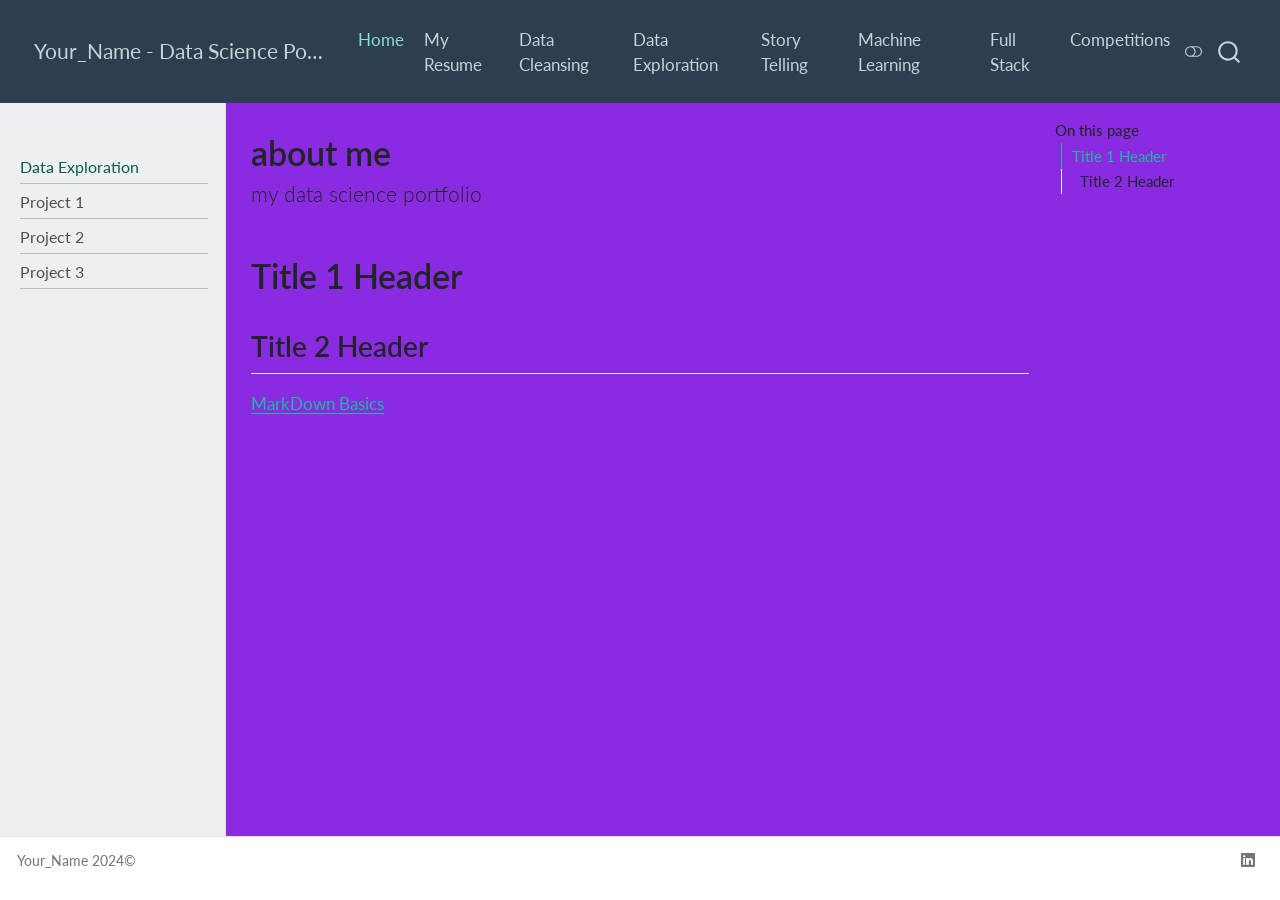
<file: docs/exploration.html>
<!DOCTYPE html>
<html xmlns="http://www.w3.org/1999/xhtml" lang="en" xml:lang="en"><head>

<meta charset="utf-8">
<meta name="generator" content="quarto-1.8.24">

<meta name="viewport" content="width=device-width, initial-scale=1.0, user-scalable=yes">


<title>about me – Your_Name - Data Science Portfolio</title>
<style>
code{white-space: pre-wrap;}
span.smallcaps{font-variant: small-caps;}
div.columns{display: flex; gap: min(4vw, 1.5em);}
div.column{flex: auto; overflow-x: auto;}
div.hanging-indent{margin-left: 1.5em; text-indent: -1.5em;}
ul.task-list{list-style: none;}
ul.task-list li input[type="checkbox"] {
  width: 0.8em;
  margin: 0 0.8em 0.2em -1em; /* quarto-specific, see https://github.com/quarto-dev/quarto-cli/issues/4556 */ 
  vertical-align: middle;
}
</style>


<script src="site_libs/quarto-nav/quarto-nav.js"></script>
<script src="site_libs/quarto-nav/headroom.min.js"></script>
<script src="site_libs/clipboard/clipboard.min.js"></script>
<script src="site_libs/quarto-search/autocomplete.umd.js"></script>
<script src="site_libs/quarto-search/fuse.min.js"></script>
<script src="site_libs/quarto-search/quarto-search.js"></script>
<meta name="quarto:offset" content="./">
<link href="./Images/favicon.png" rel="icon" type="image/png">
<script src="site_libs/quarto-html/quarto.js" type="module"></script>
<script src="site_libs/quarto-html/tabsets/tabsets.js" type="module"></script>
<script src="site_libs/quarto-html/axe/axe-check.js" type="module"></script>
<script src="site_libs/quarto-html/popper.min.js"></script>
<script src="site_libs/quarto-html/tippy.umd.min.js"></script>
<script src="site_libs/quarto-html/anchor.min.js"></script>
<link href="site_libs/quarto-html/tippy.css" rel="stylesheet">
<link href="site_libs/quarto-html/quarto-syntax-highlighting-dc55a5b9e770e841cd82e46aadbfb9b0.css" rel="stylesheet" class="quarto-color-scheme" id="quarto-text-highlighting-styles">
<link href="site_libs/quarto-html/quarto-syntax-highlighting-dark-b651517ce65839d647a86e2780455cfb.css" rel="stylesheet" class="quarto-color-scheme quarto-color-alternate" id="quarto-text-highlighting-styles">
<link href="site_libs/quarto-html/quarto-syntax-highlighting-dc55a5b9e770e841cd82e46aadbfb9b0.css" rel="stylesheet" class="quarto-color-scheme-extra" id="quarto-text-highlighting-styles">
<script src="site_libs/bootstrap/bootstrap.min.js"></script>
<link href="site_libs/bootstrap/bootstrap-icons.css" rel="stylesheet">
<link href="site_libs/bootstrap/bootstrap-ca3a3156dfa06696f18c39bad94c63ad.min.css" rel="stylesheet" append-hash="true" class="quarto-color-scheme" id="quarto-bootstrap" data-mode="light">
<link href="site_libs/bootstrap/bootstrap-dark-44ce5e1fdf16f4d88befeca03b83ba44.min.css" rel="stylesheet" append-hash="true" class="quarto-color-scheme quarto-color-alternate" id="quarto-bootstrap" data-mode="dark">
<link href="site_libs/bootstrap/bootstrap-ca3a3156dfa06696f18c39bad94c63ad.min.css" rel="stylesheet" append-hash="true" class="quarto-color-scheme-extra" id="quarto-bootstrap" data-mode="light">
<script id="quarto-search-options" type="application/json">{
  "location": "navbar",
  "copy-button": false,
  "collapse-after": 3,
  "panel-placement": "end",
  "type": "overlay",
  "limit": 50,
  "keyboard-shortcut": [
    "f",
    "/",
    "s"
  ],
  "show-item-context": false,
  "language": {
    "search-no-results-text": "No results",
    "search-matching-documents-text": "matching documents",
    "search-copy-link-title": "Copy link to search",
    "search-hide-matches-text": "Hide additional matches",
    "search-more-match-text": "more match in this document",
    "search-more-matches-text": "more matches in this document",
    "search-clear-button-title": "Clear",
    "search-text-placeholder": "",
    "search-detached-cancel-button-title": "Cancel",
    "search-submit-button-title": "Submit",
    "search-label": "Search"
  }
}</script>


<link rel="stylesheet" href="styles.css">
</head>

<body class="nav-sidebar docked nav-fixed quarto-light"><script id="quarto-html-before-body" type="application/javascript">
    const toggleBodyColorMode = (bsSheetEl) => {
      const mode = bsSheetEl.getAttribute("data-mode");
      const bodyEl = window.document.querySelector("body");
      if (mode === "dark") {
        bodyEl.classList.add("quarto-dark");
        bodyEl.classList.remove("quarto-light");
      } else {
        bodyEl.classList.add("quarto-light");
        bodyEl.classList.remove("quarto-dark");
      }
    }
    const toggleBodyColorPrimary = () => {
      const bsSheetEl = window.document.querySelector("link#quarto-bootstrap:not([rel=disabled-stylesheet])");
      if (bsSheetEl) {
        toggleBodyColorMode(bsSheetEl);
      }
    }
    const setColorSchemeToggle = (alternate) => {
      const toggles = window.document.querySelectorAll('.quarto-color-scheme-toggle');
      for (let i=0; i < toggles.length; i++) {
        const toggle = toggles[i];
        if (toggle) {
          if (alternate) {
            toggle.classList.add("alternate");
          } else {
            toggle.classList.remove("alternate");
          }
        }
      }
    };
    const toggleColorMode = (alternate) => {
      // Switch the stylesheets
      const primaryStylesheets = window.document.querySelectorAll('link.quarto-color-scheme:not(.quarto-color-alternate)');
      const alternateStylesheets = window.document.querySelectorAll('link.quarto-color-scheme.quarto-color-alternate');
      manageTransitions('#quarto-margin-sidebar .nav-link', false);
      if (alternate) {
        // note: dark is layered on light, we don't disable primary!
        enableStylesheet(alternateStylesheets);
        for (const sheetNode of alternateStylesheets) {
          if (sheetNode.id === "quarto-bootstrap") {
            toggleBodyColorMode(sheetNode);
          }
        }
      } else {
        disableStylesheet(alternateStylesheets);
        enableStylesheet(primaryStylesheets)
        toggleBodyColorPrimary();
      }
      manageTransitions('#quarto-margin-sidebar .nav-link', true);
      // Switch the toggles
      setColorSchemeToggle(alternate)
      // Hack to workaround the fact that safari doesn't
      // properly recolor the scrollbar when toggling (#1455)
      if (navigator.userAgent.indexOf('Safari') > 0 && navigator.userAgent.indexOf('Chrome') == -1) {
        manageTransitions("body", false);
        window.scrollTo(0, 1);
        setTimeout(() => {
          window.scrollTo(0, 0);
          manageTransitions("body", true);
        }, 40);
      }
    }
    const disableStylesheet = (stylesheets) => {
      for (let i=0; i < stylesheets.length; i++) {
        const stylesheet = stylesheets[i];
        stylesheet.rel = 'disabled-stylesheet';
      }
    }
    const enableStylesheet = (stylesheets) => {
      for (let i=0; i < stylesheets.length; i++) {
        const stylesheet = stylesheets[i];
        if(stylesheet.rel !== 'stylesheet') { // for Chrome, which will still FOUC without this check
          stylesheet.rel = 'stylesheet';
        }
      }
    }
    const manageTransitions = (selector, allowTransitions) => {
      const els = window.document.querySelectorAll(selector);
      for (let i=0; i < els.length; i++) {
        const el = els[i];
        if (allowTransitions) {
          el.classList.remove('notransition');
        } else {
          el.classList.add('notransition');
        }
      }
    }
    const isFileUrl = () => {
      return window.location.protocol === 'file:';
    }
    const hasAlternateSentinel = () => {
      let styleSentinel = getColorSchemeSentinel();
      if (styleSentinel !== null) {
        return styleSentinel === "alternate";
      } else {
        return false;
      }
    }
    const setStyleSentinel = (alternate) => {
      const value = alternate ? "alternate" : "default";
      if (!isFileUrl()) {
        window.localStorage.setItem("quarto-color-scheme", value);
      } else {
        localAlternateSentinel = value;
      }
    }
    const getColorSchemeSentinel = () => {
      if (!isFileUrl()) {
        const storageValue = window.localStorage.getItem("quarto-color-scheme");
        return storageValue != null ? storageValue : localAlternateSentinel;
      } else {
        return localAlternateSentinel;
      }
    }
    const toggleGiscusIfUsed = (isAlternate, darkModeDefault) => {
      const baseTheme = document.querySelector('#giscus-base-theme')?.value ?? 'light';
      const alternateTheme = document.querySelector('#giscus-alt-theme')?.value ?? 'dark';
      let newTheme = '';
      if(authorPrefersDark) {
        newTheme = isAlternate ? baseTheme : alternateTheme;
      } else {
        newTheme = isAlternate ? alternateTheme : baseTheme;
      }
      const changeGiscusTheme = () => {
        // From: https://github.com/giscus/giscus/issues/336
        const sendMessage = (message) => {
          const iframe = document.querySelector('iframe.giscus-frame');
          if (!iframe) return;
          iframe.contentWindow.postMessage({ giscus: message }, 'https://giscus.app');
        }
        sendMessage({
          setConfig: {
            theme: newTheme
          }
        });
      }
      const isGiscussLoaded = window.document.querySelector('iframe.giscus-frame') !== null;
      if (isGiscussLoaded) {
        changeGiscusTheme();
      }
    };
    const authorPrefersDark = false;
    const darkModeDefault = authorPrefersDark;
      document.querySelector('link#quarto-text-highlighting-styles.quarto-color-scheme-extra').rel = 'disabled-stylesheet';
      document.querySelector('link#quarto-bootstrap.quarto-color-scheme-extra').rel = 'disabled-stylesheet';
    let localAlternateSentinel = darkModeDefault ? 'alternate' : 'default';
    // Dark / light mode switch
    window.quartoToggleColorScheme = () => {
      // Read the current dark / light value
      let toAlternate = !hasAlternateSentinel();
      toggleColorMode(toAlternate);
      setStyleSentinel(toAlternate);
      toggleGiscusIfUsed(toAlternate, darkModeDefault);
      window.dispatchEvent(new Event('resize'));
    };
    // Switch to dark mode if need be
    if (hasAlternateSentinel()) {
      toggleColorMode(true);
    } else {
      toggleColorMode(false);
    }
  </script>

<div id="quarto-search-results"></div>
  <header id="quarto-header" class="headroom fixed-top">
    <nav class="navbar navbar-expand-lg " data-bs-theme="dark">
      <div class="navbar-container container-fluid">
      <div class="navbar-brand-container mx-auto">
    <a href="./index.html" class="navbar-brand navbar-brand-logo">
    </a>
    <a class="navbar-brand" href="./index.html">
    <span class="navbar-title">Your_Name - Data Science Portfolio</span>
    </a>
  </div>
            <div id="quarto-search" class="" title="Search"></div>
          <button class="navbar-toggler" type="button" data-bs-toggle="collapse" data-bs-target="#navbarCollapse" aria-controls="navbarCollapse" role="menu" aria-expanded="false" aria-label="Toggle navigation" onclick="if (window.quartoToggleHeadroom) { window.quartoToggleHeadroom(); }">
  <span class="navbar-toggler-icon"></span>
</button>
          <div class="collapse navbar-collapse" id="navbarCollapse">
            <ul class="navbar-nav navbar-nav-scroll ms-auto">
  <li class="nav-item">
    <a class="nav-link active" href="./index.html" aria-current="page"> 
<span class="menu-text">Home</span></a>
  </li>  
  <li class="nav-item">
    <a class="nav-link" href="./resume.html"> 
<span class="menu-text">My Resume</span></a>
  </li>  
  <li class="nav-item">
    <a class="nav-link" href="./cleansing.html"> 
<span class="menu-text">Data Cleansing</span></a>
  </li>  
  <li class="nav-item">
    <a class="nav-link" href="./exploration.html"> 
<span class="menu-text">Data Exploration</span></a>
  </li>  
  <li class="nav-item">
    <a class="nav-link" href="./story_telling.html"> 
<span class="menu-text">Story Telling</span></a>
  </li>  
  <li class="nav-item">
    <a class="nav-link" href="./ml.html"> 
<span class="menu-text">Machine Learning</span></a>
  </li>  
  <li class="nav-item">
    <a class="nav-link" href="./full_stack.html"> 
<span class="menu-text">Full Stack</span></a>
  </li>  
  <li class="nav-item">
    <a class="nav-link" href="./competition.html"> 
<span class="menu-text">Competitions</span></a>
  </li>  
</ul>
          </div> <!-- /navcollapse -->
            <div class="quarto-navbar-tools">
  <a href="" class="quarto-color-scheme-toggle quarto-navigation-tool  px-1" onclick="window.quartoToggleColorScheme(); return false;" title="Toggle dark mode"><i class="bi"></i></a>
</div>
      </div> <!-- /container-fluid -->
    </nav>
  <nav class="quarto-secondary-nav">
    <div class="container-fluid d-flex">
      <button type="button" class="quarto-btn-toggle btn" data-bs-toggle="collapse" role="button" data-bs-target=".quarto-sidebar-collapse-item" aria-controls="quarto-sidebar" aria-expanded="false" aria-label="Toggle sidebar navigation" onclick="if (window.quartoToggleHeadroom) { window.quartoToggleHeadroom(); }">
        <i class="bi bi-layout-text-sidebar-reverse"></i>
      </button>
        <nav class="quarto-page-breadcrumbs" aria-label="breadcrumb"><ol class="breadcrumb"><li class="breadcrumb-item"><a href="./exploration.html">Data Exploration</a></li></ol></nav>
        <a class="flex-grow-1" role="navigation" data-bs-toggle="collapse" data-bs-target=".quarto-sidebar-collapse-item" aria-controls="quarto-sidebar" aria-expanded="false" aria-label="Toggle sidebar navigation" onclick="if (window.quartoToggleHeadroom) { window.quartoToggleHeadroom(); }">      
        </a>
    </div>
  </nav>
</header>
<!-- content -->
<div id="quarto-content" class="quarto-container page-columns page-rows-contents page-layout-article page-navbar">
<!-- sidebar -->
  <nav id="quarto-sidebar" class="sidebar collapse collapse-horizontal quarto-sidebar-collapse-item sidebar-navigation docked overflow-auto">
    <div class="pt-lg-2 mt-2 text-left sidebar-header sidebar-header-stacked">
      <a href="./index.html" class="sidebar-logo-link">
      </a>
      </div>
    <div class="sidebar-menu-container"> 
    <ul class="list-unstyled mt-1">
        <li class="sidebar-item">
  <div class="sidebar-item-container"> 
  <a href="./exploration.html" class="sidebar-item-text sidebar-link active">
 <span class="menu-text">Data Exploration</span></a>
  </div>
</li>
        <li class="px-0"><hr class="sidebar-divider hi "></li>
        <li class="sidebar-item">
  <div class="sidebar-item-container"> 
  <a href="./Cleansing_Exploration/project1.html" class="sidebar-item-text sidebar-link">
 <span class="menu-text">Project 1</span></a>
  </div>
</li>
        <li class="px-0"><hr class="sidebar-divider hi "></li>
        <li class="sidebar-item">
  <div class="sidebar-item-container"> 
  <a href="./Cleansing_Exploration/project2.html" class="sidebar-item-text sidebar-link">
 <span class="menu-text">Project 2</span></a>
  </div>
</li>
        <li class="px-0"><hr class="sidebar-divider hi "></li>
        <li class="sidebar-item">
  <div class="sidebar-item-container"> 
  <a href="./Cleansing_Exploration/project3.html" class="sidebar-item-text sidebar-link">
 <span class="menu-text">Project 3</span></a>
  </div>
</li>
        <li class="px-0"><hr class="sidebar-divider hi "></li>
    </ul>
    </div>
</nav>
<div id="quarto-sidebar-glass" class="quarto-sidebar-collapse-item" data-bs-toggle="collapse" data-bs-target=".quarto-sidebar-collapse-item"></div>
<!-- margin-sidebar -->
    <div id="quarto-margin-sidebar" class="sidebar margin-sidebar">
        <nav id="TOC" role="doc-toc" class="toc-active">
    <h2 id="toc-title">On this page</h2>
   
  <ul>
  <li><a href="#title-1-header" id="toc-title-1-header" class="nav-link active" data-scroll-target="#title-1-header">Title 1 Header</a>
  <ul class="collapse">
  <li><a href="#title-2-header" id="toc-title-2-header" class="nav-link" data-scroll-target="#title-2-header">Title 2 Header</a></li>
  </ul></li>
  </ul>
</nav>
    </div>
<!-- main -->
<main class="content" id="quarto-document-content">


<header id="title-block-header" class="quarto-title-block default">
<div class="quarto-title">
<h1 class="title">about me</h1>
<p class="subtitle lead">my data science portfolio</p>
</div>



<div class="quarto-title-meta">

    
  
    
  </div>
  


</header>


<section id="title-1-header" class="level1">
<h1>Title 1 Header</h1>
<section id="title-2-header" class="level2">
<h2 class="anchored" data-anchor-id="title-2-header">Title 2 Header</h2>
<p><a href="https://quarto.org/docs/authoring/markdown-basics.html#links-images">MarkDown Basics</a></p>


</section>
</section>

<a onclick="window.scrollTo(0, 0); return false;" role="button" id="quarto-back-to-top"><i class="bi bi-arrow-up"></i> Back to top</a></main> <!-- /main -->
<script id="quarto-html-after-body" type="application/javascript">
  window.document.addEventListener("DOMContentLoaded", function (event) {
    // Ensure there is a toggle, if there isn't float one in the top right
    if (window.document.querySelector('.quarto-color-scheme-toggle') === null) {
      const a = window.document.createElement('a');
      a.classList.add('top-right');
      a.classList.add('quarto-color-scheme-toggle');
      a.href = "";
      a.onclick = function() { try { window.quartoToggleColorScheme(); } catch {} return false; };
      const i = window.document.createElement("i");
      i.classList.add('bi');
      a.appendChild(i);
      window.document.body.appendChild(a);
    }
    setColorSchemeToggle(hasAlternateSentinel())
    const icon = "";
    const anchorJS = new window.AnchorJS();
    anchorJS.options = {
      placement: 'right',
      icon: icon
    };
    anchorJS.add('.anchored');
    const isCodeAnnotation = (el) => {
      for (const clz of el.classList) {
        if (clz.startsWith('code-annotation-')) {                     
          return true;
        }
      }
      return false;
    }
    const onCopySuccess = function(e) {
      // button target
      const button = e.trigger;
      // don't keep focus
      button.blur();
      // flash "checked"
      button.classList.add('code-copy-button-checked');
      var currentTitle = button.getAttribute("title");
      button.setAttribute("title", "Copied!");
      let tooltip;
      if (window.bootstrap) {
        button.setAttribute("data-bs-toggle", "tooltip");
        button.setAttribute("data-bs-placement", "left");
        button.setAttribute("data-bs-title", "Copied!");
        tooltip = new bootstrap.Tooltip(button, 
          { trigger: "manual", 
            customClass: "code-copy-button-tooltip",
            offset: [0, -8]});
        tooltip.show();    
      }
      setTimeout(function() {
        if (tooltip) {
          tooltip.hide();
          button.removeAttribute("data-bs-title");
          button.removeAttribute("data-bs-toggle");
          button.removeAttribute("data-bs-placement");
        }
        button.setAttribute("title", currentTitle);
        button.classList.remove('code-copy-button-checked');
      }, 1000);
      // clear code selection
      e.clearSelection();
    }
    const getTextToCopy = function(trigger) {
      const outerScaffold = trigger.parentElement.cloneNode(true);
      const codeEl = outerScaffold.querySelector('code');
      for (const childEl of codeEl.children) {
        if (isCodeAnnotation(childEl)) {
          childEl.remove();
        }
      }
      return codeEl.innerText;
    }
    const clipboard = new window.ClipboardJS('.code-copy-button:not([data-in-quarto-modal])', {
      text: getTextToCopy
    });
    clipboard.on('success', onCopySuccess);
    if (window.document.getElementById('quarto-embedded-source-code-modal')) {
      const clipboardModal = new window.ClipboardJS('.code-copy-button[data-in-quarto-modal]', {
        text: getTextToCopy,
        container: window.document.getElementById('quarto-embedded-source-code-modal')
      });
      clipboardModal.on('success', onCopySuccess);
    }
      var localhostRegex = new RegExp(/^(?:http|https):\/\/localhost\:?[0-9]*\//);
      var mailtoRegex = new RegExp(/^mailto:/);
        var filterRegex = new RegExp('/' + window.location.host + '/');
      var isInternal = (href) => {
          return filterRegex.test(href) || localhostRegex.test(href) || mailtoRegex.test(href);
      }
      // Inspect non-navigation links and adorn them if external
     var links = window.document.querySelectorAll('a[href]:not(.nav-link):not(.navbar-brand):not(.toc-action):not(.sidebar-link):not(.sidebar-item-toggle):not(.pagination-link):not(.no-external):not([aria-hidden]):not(.dropdown-item):not(.quarto-navigation-tool):not(.about-link)');
      for (var i=0; i<links.length; i++) {
        const link = links[i];
        if (!isInternal(link.href)) {
          // undo the damage that might have been done by quarto-nav.js in the case of
          // links that we want to consider external
          if (link.dataset.originalHref !== undefined) {
            link.href = link.dataset.originalHref;
          }
        }
      }
    function tippyHover(el, contentFn, onTriggerFn, onUntriggerFn) {
      const config = {
        allowHTML: true,
        maxWidth: 500,
        delay: 100,
        arrow: false,
        appendTo: function(el) {
            return el.parentElement;
        },
        interactive: true,
        interactiveBorder: 10,
        theme: 'quarto',
        placement: 'bottom-start',
      };
      if (contentFn) {
        config.content = contentFn;
      }
      if (onTriggerFn) {
        config.onTrigger = onTriggerFn;
      }
      if (onUntriggerFn) {
        config.onUntrigger = onUntriggerFn;
      }
      window.tippy(el, config); 
    }
    const noterefs = window.document.querySelectorAll('a[role="doc-noteref"]');
    for (var i=0; i<noterefs.length; i++) {
      const ref = noterefs[i];
      tippyHover(ref, function() {
        // use id or data attribute instead here
        let href = ref.getAttribute('data-footnote-href') || ref.getAttribute('href');
        try { href = new URL(href).hash; } catch {}
        const id = href.replace(/^#\/?/, "");
        const note = window.document.getElementById(id);
        if (note) {
          return note.innerHTML;
        } else {
          return "";
        }
      });
    }
    const xrefs = window.document.querySelectorAll('a.quarto-xref');
    const processXRef = (id, note) => {
      // Strip column container classes
      const stripColumnClz = (el) => {
        el.classList.remove("page-full", "page-columns");
        if (el.children) {
          for (const child of el.children) {
            stripColumnClz(child);
          }
        }
      }
      stripColumnClz(note)
      if (id === null || id.startsWith('sec-')) {
        // Special case sections, only their first couple elements
        const container = document.createElement("div");
        if (note.children && note.children.length > 2) {
          container.appendChild(note.children[0].cloneNode(true));
          for (let i = 1; i < note.children.length; i++) {
            const child = note.children[i];
            if (child.tagName === "P" && child.innerText === "") {
              continue;
            } else {
              container.appendChild(child.cloneNode(true));
              break;
            }
          }
          if (window.Quarto?.typesetMath) {
            window.Quarto.typesetMath(container);
          }
          return container.innerHTML
        } else {
          if (window.Quarto?.typesetMath) {
            window.Quarto.typesetMath(note);
          }
          return note.innerHTML;
        }
      } else {
        // Remove any anchor links if they are present
        const anchorLink = note.querySelector('a.anchorjs-link');
        if (anchorLink) {
          anchorLink.remove();
        }
        if (window.Quarto?.typesetMath) {
          window.Quarto.typesetMath(note);
        }
        if (note.classList.contains("callout")) {
          return note.outerHTML;
        } else {
          return note.innerHTML;
        }
      }
    }
    for (var i=0; i<xrefs.length; i++) {
      const xref = xrefs[i];
      tippyHover(xref, undefined, function(instance) {
        instance.disable();
        let url = xref.getAttribute('href');
        let hash = undefined; 
        if (url.startsWith('#')) {
          hash = url;
        } else {
          try { hash = new URL(url).hash; } catch {}
        }
        if (hash) {
          const id = hash.replace(/^#\/?/, "");
          const note = window.document.getElementById(id);
          if (note !== null) {
            try {
              const html = processXRef(id, note.cloneNode(true));
              instance.setContent(html);
            } finally {
              instance.enable();
              instance.show();
            }
          } else {
            // See if we can fetch this
            fetch(url.split('#')[0])
            .then(res => res.text())
            .then(html => {
              const parser = new DOMParser();
              const htmlDoc = parser.parseFromString(html, "text/html");
              const note = htmlDoc.getElementById(id);
              if (note !== null) {
                const html = processXRef(id, note);
                instance.setContent(html);
              } 
            }).finally(() => {
              instance.enable();
              instance.show();
            });
          }
        } else {
          // See if we can fetch a full url (with no hash to target)
          // This is a special case and we should probably do some content thinning / targeting
          fetch(url)
          .then(res => res.text())
          .then(html => {
            const parser = new DOMParser();
            const htmlDoc = parser.parseFromString(html, "text/html");
            const note = htmlDoc.querySelector('main.content');
            if (note !== null) {
              // This should only happen for chapter cross references
              // (since there is no id in the URL)
              // remove the first header
              if (note.children.length > 0 && note.children[0].tagName === "HEADER") {
                note.children[0].remove();
              }
              const html = processXRef(null, note);
              instance.setContent(html);
            } 
          }).finally(() => {
            instance.enable();
            instance.show();
          });
        }
      }, function(instance) {
      });
    }
        let selectedAnnoteEl;
        const selectorForAnnotation = ( cell, annotation) => {
          let cellAttr = 'data-code-cell="' + cell + '"';
          let lineAttr = 'data-code-annotation="' +  annotation + '"';
          const selector = 'span[' + cellAttr + '][' + lineAttr + ']';
          return selector;
        }
        const selectCodeLines = (annoteEl) => {
          const doc = window.document;
          const targetCell = annoteEl.getAttribute("data-target-cell");
          const targetAnnotation = annoteEl.getAttribute("data-target-annotation");
          const annoteSpan = window.document.querySelector(selectorForAnnotation(targetCell, targetAnnotation));
          const lines = annoteSpan.getAttribute("data-code-lines").split(",");
          const lineIds = lines.map((line) => {
            return targetCell + "-" + line;
          })
          let top = null;
          let height = null;
          let parent = null;
          if (lineIds.length > 0) {
              //compute the position of the single el (top and bottom and make a div)
              const el = window.document.getElementById(lineIds[0]);
              top = el.offsetTop;
              height = el.offsetHeight;
              parent = el.parentElement.parentElement;
            if (lineIds.length > 1) {
              const lastEl = window.document.getElementById(lineIds[lineIds.length - 1]);
              const bottom = lastEl.offsetTop + lastEl.offsetHeight;
              height = bottom - top;
            }
            if (top !== null && height !== null && parent !== null) {
              // cook up a div (if necessary) and position it 
              let div = window.document.getElementById("code-annotation-line-highlight");
              if (div === null) {
                div = window.document.createElement("div");
                div.setAttribute("id", "code-annotation-line-highlight");
                div.style.position = 'absolute';
                parent.appendChild(div);
              }
              div.style.top = top - 2 + "px";
              div.style.height = height + 4 + "px";
              div.style.left = 0;
              let gutterDiv = window.document.getElementById("code-annotation-line-highlight-gutter");
              if (gutterDiv === null) {
                gutterDiv = window.document.createElement("div");
                gutterDiv.setAttribute("id", "code-annotation-line-highlight-gutter");
                gutterDiv.style.position = 'absolute';
                const codeCell = window.document.getElementById(targetCell);
                const gutter = codeCell.querySelector('.code-annotation-gutter');
                gutter.appendChild(gutterDiv);
              }
              gutterDiv.style.top = top - 2 + "px";
              gutterDiv.style.height = height + 4 + "px";
            }
            selectedAnnoteEl = annoteEl;
          }
        };
        const unselectCodeLines = () => {
          const elementsIds = ["code-annotation-line-highlight", "code-annotation-line-highlight-gutter"];
          elementsIds.forEach((elId) => {
            const div = window.document.getElementById(elId);
            if (div) {
              div.remove();
            }
          });
          selectedAnnoteEl = undefined;
        };
          // Handle positioning of the toggle
      window.addEventListener(
        "resize",
        throttle(() => {
          elRect = undefined;
          if (selectedAnnoteEl) {
            selectCodeLines(selectedAnnoteEl);
          }
        }, 10)
      );
      function throttle(fn, ms) {
      let throttle = false;
      let timer;
        return (...args) => {
          if(!throttle) { // first call gets through
              fn.apply(this, args);
              throttle = true;
          } else { // all the others get throttled
              if(timer) clearTimeout(timer); // cancel #2
              timer = setTimeout(() => {
                fn.apply(this, args);
                timer = throttle = false;
              }, ms);
          }
        };
      }
        // Attach click handler to the DT
        const annoteDls = window.document.querySelectorAll('dt[data-target-cell]');
        for (const annoteDlNode of annoteDls) {
          annoteDlNode.addEventListener('click', (event) => {
            const clickedEl = event.target;
            if (clickedEl !== selectedAnnoteEl) {
              unselectCodeLines();
              const activeEl = window.document.querySelector('dt[data-target-cell].code-annotation-active');
              if (activeEl) {
                activeEl.classList.remove('code-annotation-active');
              }
              selectCodeLines(clickedEl);
              clickedEl.classList.add('code-annotation-active');
            } else {
              // Unselect the line
              unselectCodeLines();
              clickedEl.classList.remove('code-annotation-active');
            }
          });
        }
    const findCites = (el) => {
      const parentEl = el.parentElement;
      if (parentEl) {
        const cites = parentEl.dataset.cites;
        if (cites) {
          return {
            el,
            cites: cites.split(' ')
          };
        } else {
          return findCites(el.parentElement)
        }
      } else {
        return undefined;
      }
    };
    var bibliorefs = window.document.querySelectorAll('a[role="doc-biblioref"]');
    for (var i=0; i<bibliorefs.length; i++) {
      const ref = bibliorefs[i];
      const citeInfo = findCites(ref);
      if (citeInfo) {
        tippyHover(citeInfo.el, function() {
          var popup = window.document.createElement('div');
          citeInfo.cites.forEach(function(cite) {
            var citeDiv = window.document.createElement('div');
            citeDiv.classList.add('hanging-indent');
            citeDiv.classList.add('csl-entry');
            var biblioDiv = window.document.getElementById('ref-' + cite);
            if (biblioDiv) {
              citeDiv.innerHTML = biblioDiv.innerHTML;
            }
            popup.appendChild(citeDiv);
          });
          return popup.innerHTML;
        });
      }
    }
  });
  </script>
</div> <!-- /content -->
<footer class="footer">
  <div class="nav-footer">
    <div class="nav-footer-left">
<p>Your_Name 2024©</p>
</div>   
    <div class="nav-footer-center">
      &nbsp;
    </div>
    <div class="nav-footer-right">
      <ul class="footer-items list-unstyled">
    <li class="nav-item compact">
    <a class="nav-link" href="./Your_LinkedIn_URL">
      <i class="bi bi-linkedin" role="img">
</i> 
    </a>
  </li>  
</ul>
    </div>
  </div>
</footer>




</body></html>
</file>
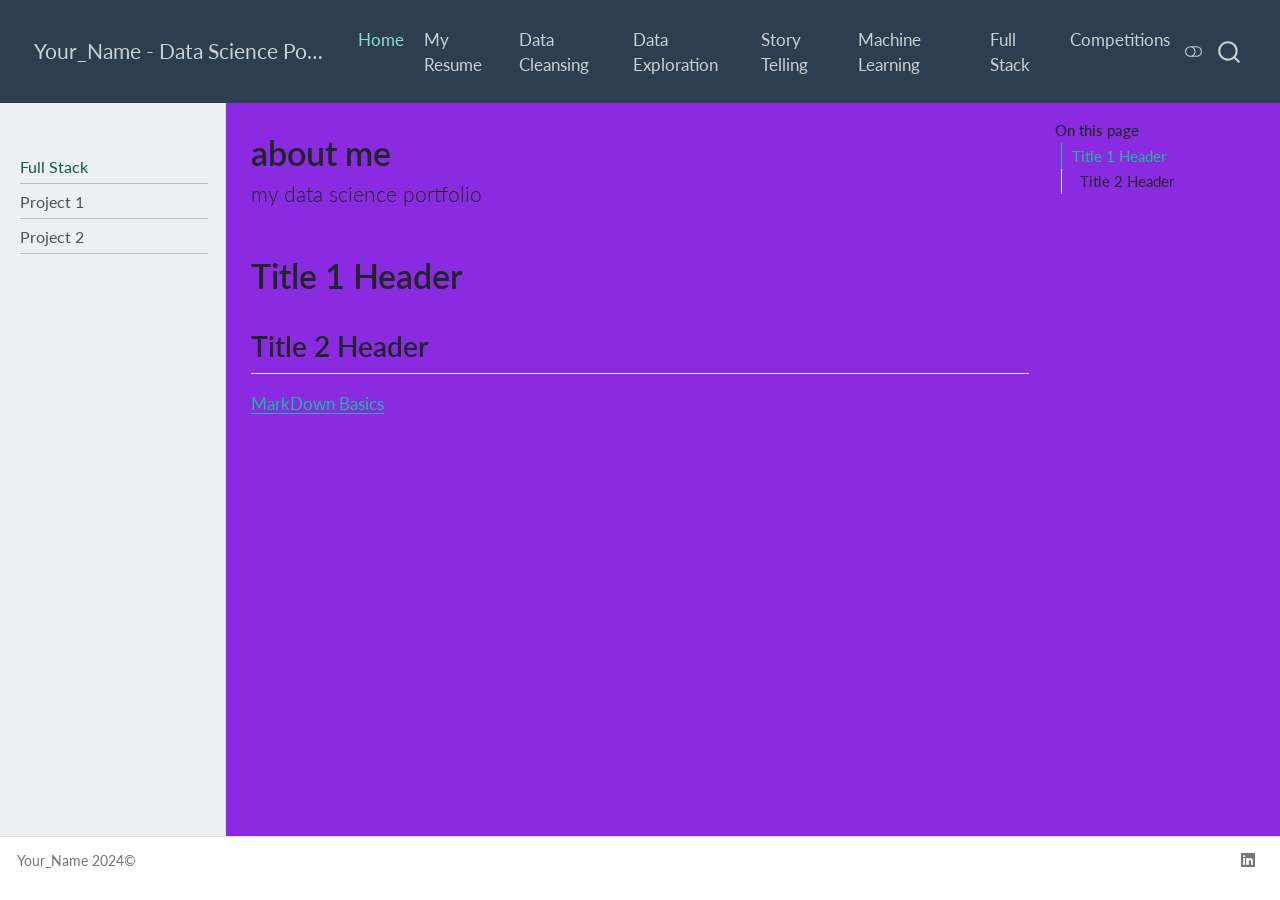
<file: docs/full_stack.html>
<!DOCTYPE html>
<html xmlns="http://www.w3.org/1999/xhtml" lang="en" xml:lang="en"><head>

<meta charset="utf-8">
<meta name="generator" content="quarto-1.8.24">

<meta name="viewport" content="width=device-width, initial-scale=1.0, user-scalable=yes">


<title>about me – Your_Name - Data Science Portfolio</title>
<style>
code{white-space: pre-wrap;}
span.smallcaps{font-variant: small-caps;}
div.columns{display: flex; gap: min(4vw, 1.5em);}
div.column{flex: auto; overflow-x: auto;}
div.hanging-indent{margin-left: 1.5em; text-indent: -1.5em;}
ul.task-list{list-style: none;}
ul.task-list li input[type="checkbox"] {
  width: 0.8em;
  margin: 0 0.8em 0.2em -1em; /* quarto-specific, see https://github.com/quarto-dev/quarto-cli/issues/4556 */ 
  vertical-align: middle;
}
</style>


<script src="site_libs/quarto-nav/quarto-nav.js"></script>
<script src="site_libs/quarto-nav/headroom.min.js"></script>
<script src="site_libs/clipboard/clipboard.min.js"></script>
<script src="site_libs/quarto-search/autocomplete.umd.js"></script>
<script src="site_libs/quarto-search/fuse.min.js"></script>
<script src="site_libs/quarto-search/quarto-search.js"></script>
<meta name="quarto:offset" content="./">
<link href="./Images/favicon.png" rel="icon" type="image/png">
<script src="site_libs/quarto-html/quarto.js" type="module"></script>
<script src="site_libs/quarto-html/tabsets/tabsets.js" type="module"></script>
<script src="site_libs/quarto-html/axe/axe-check.js" type="module"></script>
<script src="site_libs/quarto-html/popper.min.js"></script>
<script src="site_libs/quarto-html/tippy.umd.min.js"></script>
<script src="site_libs/quarto-html/anchor.min.js"></script>
<link href="site_libs/quarto-html/tippy.css" rel="stylesheet">
<link href="site_libs/quarto-html/quarto-syntax-highlighting-dc55a5b9e770e841cd82e46aadbfb9b0.css" rel="stylesheet" class="quarto-color-scheme" id="quarto-text-highlighting-styles">
<link href="site_libs/quarto-html/quarto-syntax-highlighting-dark-b651517ce65839d647a86e2780455cfb.css" rel="stylesheet" class="quarto-color-scheme quarto-color-alternate" id="quarto-text-highlighting-styles">
<link href="site_libs/quarto-html/quarto-syntax-highlighting-dc55a5b9e770e841cd82e46aadbfb9b0.css" rel="stylesheet" class="quarto-color-scheme-extra" id="quarto-text-highlighting-styles">
<script src="site_libs/bootstrap/bootstrap.min.js"></script>
<link href="site_libs/bootstrap/bootstrap-icons.css" rel="stylesheet">
<link href="site_libs/bootstrap/bootstrap-ca3a3156dfa06696f18c39bad94c63ad.min.css" rel="stylesheet" append-hash="true" class="quarto-color-scheme" id="quarto-bootstrap" data-mode="light">
<link href="site_libs/bootstrap/bootstrap-dark-44ce5e1fdf16f4d88befeca03b83ba44.min.css" rel="stylesheet" append-hash="true" class="quarto-color-scheme quarto-color-alternate" id="quarto-bootstrap" data-mode="dark">
<link href="site_libs/bootstrap/bootstrap-ca3a3156dfa06696f18c39bad94c63ad.min.css" rel="stylesheet" append-hash="true" class="quarto-color-scheme-extra" id="quarto-bootstrap" data-mode="light">
<script id="quarto-search-options" type="application/json">{
  "location": "navbar",
  "copy-button": false,
  "collapse-after": 3,
  "panel-placement": "end",
  "type": "overlay",
  "limit": 50,
  "keyboard-shortcut": [
    "f",
    "/",
    "s"
  ],
  "show-item-context": false,
  "language": {
    "search-no-results-text": "No results",
    "search-matching-documents-text": "matching documents",
    "search-copy-link-title": "Copy link to search",
    "search-hide-matches-text": "Hide additional matches",
    "search-more-match-text": "more match in this document",
    "search-more-matches-text": "more matches in this document",
    "search-clear-button-title": "Clear",
    "search-text-placeholder": "",
    "search-detached-cancel-button-title": "Cancel",
    "search-submit-button-title": "Submit",
    "search-label": "Search"
  }
}</script>


<link rel="stylesheet" href="styles.css">
</head>

<body class="nav-sidebar docked nav-fixed quarto-light"><script id="quarto-html-before-body" type="application/javascript">
    const toggleBodyColorMode = (bsSheetEl) => {
      const mode = bsSheetEl.getAttribute("data-mode");
      const bodyEl = window.document.querySelector("body");
      if (mode === "dark") {
        bodyEl.classList.add("quarto-dark");
        bodyEl.classList.remove("quarto-light");
      } else {
        bodyEl.classList.add("quarto-light");
        bodyEl.classList.remove("quarto-dark");
      }
    }
    const toggleBodyColorPrimary = () => {
      const bsSheetEl = window.document.querySelector("link#quarto-bootstrap:not([rel=disabled-stylesheet])");
      if (bsSheetEl) {
        toggleBodyColorMode(bsSheetEl);
      }
    }
    const setColorSchemeToggle = (alternate) => {
      const toggles = window.document.querySelectorAll('.quarto-color-scheme-toggle');
      for (let i=0; i < toggles.length; i++) {
        const toggle = toggles[i];
        if (toggle) {
          if (alternate) {
            toggle.classList.add("alternate");
          } else {
            toggle.classList.remove("alternate");
          }
        }
      }
    };
    const toggleColorMode = (alternate) => {
      // Switch the stylesheets
      const primaryStylesheets = window.document.querySelectorAll('link.quarto-color-scheme:not(.quarto-color-alternate)');
      const alternateStylesheets = window.document.querySelectorAll('link.quarto-color-scheme.quarto-color-alternate');
      manageTransitions('#quarto-margin-sidebar .nav-link', false);
      if (alternate) {
        // note: dark is layered on light, we don't disable primary!
        enableStylesheet(alternateStylesheets);
        for (const sheetNode of alternateStylesheets) {
          if (sheetNode.id === "quarto-bootstrap") {
            toggleBodyColorMode(sheetNode);
          }
        }
      } else {
        disableStylesheet(alternateStylesheets);
        enableStylesheet(primaryStylesheets)
        toggleBodyColorPrimary();
      }
      manageTransitions('#quarto-margin-sidebar .nav-link', true);
      // Switch the toggles
      setColorSchemeToggle(alternate)
      // Hack to workaround the fact that safari doesn't
      // properly recolor the scrollbar when toggling (#1455)
      if (navigator.userAgent.indexOf('Safari') > 0 && navigator.userAgent.indexOf('Chrome') == -1) {
        manageTransitions("body", false);
        window.scrollTo(0, 1);
        setTimeout(() => {
          window.scrollTo(0, 0);
          manageTransitions("body", true);
        }, 40);
      }
    }
    const disableStylesheet = (stylesheets) => {
      for (let i=0; i < stylesheets.length; i++) {
        const stylesheet = stylesheets[i];
        stylesheet.rel = 'disabled-stylesheet';
      }
    }
    const enableStylesheet = (stylesheets) => {
      for (let i=0; i < stylesheets.length; i++) {
        const stylesheet = stylesheets[i];
        if(stylesheet.rel !== 'stylesheet') { // for Chrome, which will still FOUC without this check
          stylesheet.rel = 'stylesheet';
        }
      }
    }
    const manageTransitions = (selector, allowTransitions) => {
      const els = window.document.querySelectorAll(selector);
      for (let i=0; i < els.length; i++) {
        const el = els[i];
        if (allowTransitions) {
          el.classList.remove('notransition');
        } else {
          el.classList.add('notransition');
        }
      }
    }
    const isFileUrl = () => {
      return window.location.protocol === 'file:';
    }
    const hasAlternateSentinel = () => {
      let styleSentinel = getColorSchemeSentinel();
      if (styleSentinel !== null) {
        return styleSentinel === "alternate";
      } else {
        return false;
      }
    }
    const setStyleSentinel = (alternate) => {
      const value = alternate ? "alternate" : "default";
      if (!isFileUrl()) {
        window.localStorage.setItem("quarto-color-scheme", value);
      } else {
        localAlternateSentinel = value;
      }
    }
    const getColorSchemeSentinel = () => {
      if (!isFileUrl()) {
        const storageValue = window.localStorage.getItem("quarto-color-scheme");
        return storageValue != null ? storageValue : localAlternateSentinel;
      } else {
        return localAlternateSentinel;
      }
    }
    const toggleGiscusIfUsed = (isAlternate, darkModeDefault) => {
      const baseTheme = document.querySelector('#giscus-base-theme')?.value ?? 'light';
      const alternateTheme = document.querySelector('#giscus-alt-theme')?.value ?? 'dark';
      let newTheme = '';
      if(authorPrefersDark) {
        newTheme = isAlternate ? baseTheme : alternateTheme;
      } else {
        newTheme = isAlternate ? alternateTheme : baseTheme;
      }
      const changeGiscusTheme = () => {
        // From: https://github.com/giscus/giscus/issues/336
        const sendMessage = (message) => {
          const iframe = document.querySelector('iframe.giscus-frame');
          if (!iframe) return;
          iframe.contentWindow.postMessage({ giscus: message }, 'https://giscus.app');
        }
        sendMessage({
          setConfig: {
            theme: newTheme
          }
        });
      }
      const isGiscussLoaded = window.document.querySelector('iframe.giscus-frame') !== null;
      if (isGiscussLoaded) {
        changeGiscusTheme();
      }
    };
    const authorPrefersDark = false;
    const darkModeDefault = authorPrefersDark;
      document.querySelector('link#quarto-text-highlighting-styles.quarto-color-scheme-extra').rel = 'disabled-stylesheet';
      document.querySelector('link#quarto-bootstrap.quarto-color-scheme-extra').rel = 'disabled-stylesheet';
    let localAlternateSentinel = darkModeDefault ? 'alternate' : 'default';
    // Dark / light mode switch
    window.quartoToggleColorScheme = () => {
      // Read the current dark / light value
      let toAlternate = !hasAlternateSentinel();
      toggleColorMode(toAlternate);
      setStyleSentinel(toAlternate);
      toggleGiscusIfUsed(toAlternate, darkModeDefault);
      window.dispatchEvent(new Event('resize'));
    };
    // Switch to dark mode if need be
    if (hasAlternateSentinel()) {
      toggleColorMode(true);
    } else {
      toggleColorMode(false);
    }
  </script>

<div id="quarto-search-results"></div>
  <header id="quarto-header" class="headroom fixed-top">
    <nav class="navbar navbar-expand-lg " data-bs-theme="dark">
      <div class="navbar-container container-fluid">
      <div class="navbar-brand-container mx-auto">
    <a href="./index.html" class="navbar-brand navbar-brand-logo">
    </a>
    <a class="navbar-brand" href="./index.html">
    <span class="navbar-title">Your_Name - Data Science Portfolio</span>
    </a>
  </div>
            <div id="quarto-search" class="" title="Search"></div>
          <button class="navbar-toggler" type="button" data-bs-toggle="collapse" data-bs-target="#navbarCollapse" aria-controls="navbarCollapse" role="menu" aria-expanded="false" aria-label="Toggle navigation" onclick="if (window.quartoToggleHeadroom) { window.quartoToggleHeadroom(); }">
  <span class="navbar-toggler-icon"></span>
</button>
          <div class="collapse navbar-collapse" id="navbarCollapse">
            <ul class="navbar-nav navbar-nav-scroll ms-auto">
  <li class="nav-item">
    <a class="nav-link active" href="./index.html" aria-current="page"> 
<span class="menu-text">Home</span></a>
  </li>  
  <li class="nav-item">
    <a class="nav-link" href="./resume.html"> 
<span class="menu-text">My Resume</span></a>
  </li>  
  <li class="nav-item">
    <a class="nav-link" href="./cleansing.html"> 
<span class="menu-text">Data Cleansing</span></a>
  </li>  
  <li class="nav-item">
    <a class="nav-link" href="./exploration.html"> 
<span class="menu-text">Data Exploration</span></a>
  </li>  
  <li class="nav-item">
    <a class="nav-link" href="./story_telling.html"> 
<span class="menu-text">Story Telling</span></a>
  </li>  
  <li class="nav-item">
    <a class="nav-link" href="./ml.html"> 
<span class="menu-text">Machine Learning</span></a>
  </li>  
  <li class="nav-item">
    <a class="nav-link" href="./full_stack.html"> 
<span class="menu-text">Full Stack</span></a>
  </li>  
  <li class="nav-item">
    <a class="nav-link" href="./competition.html"> 
<span class="menu-text">Competitions</span></a>
  </li>  
</ul>
          </div> <!-- /navcollapse -->
            <div class="quarto-navbar-tools">
  <a href="" class="quarto-color-scheme-toggle quarto-navigation-tool  px-1" onclick="window.quartoToggleColorScheme(); return false;" title="Toggle dark mode"><i class="bi"></i></a>
</div>
      </div> <!-- /container-fluid -->
    </nav>
  <nav class="quarto-secondary-nav">
    <div class="container-fluid d-flex">
      <button type="button" class="quarto-btn-toggle btn" data-bs-toggle="collapse" role="button" data-bs-target=".quarto-sidebar-collapse-item" aria-controls="quarto-sidebar" aria-expanded="false" aria-label="Toggle sidebar navigation" onclick="if (window.quartoToggleHeadroom) { window.quartoToggleHeadroom(); }">
        <i class="bi bi-layout-text-sidebar-reverse"></i>
      </button>
        <nav class="quarto-page-breadcrumbs" aria-label="breadcrumb"><ol class="breadcrumb"><li class="breadcrumb-item"><a href="./full_stack.html">Full Stack</a></li></ol></nav>
        <a class="flex-grow-1" role="navigation" data-bs-toggle="collapse" data-bs-target=".quarto-sidebar-collapse-item" aria-controls="quarto-sidebar" aria-expanded="false" aria-label="Toggle sidebar navigation" onclick="if (window.quartoToggleHeadroom) { window.quartoToggleHeadroom(); }">      
        </a>
    </div>
  </nav>
</header>
<!-- content -->
<div id="quarto-content" class="quarto-container page-columns page-rows-contents page-layout-article page-navbar">
<!-- sidebar -->
  <nav id="quarto-sidebar" class="sidebar collapse collapse-horizontal quarto-sidebar-collapse-item sidebar-navigation docked overflow-auto">
    <div class="pt-lg-2 mt-2 text-left sidebar-header sidebar-header-stacked">
      <a href="./index.html" class="sidebar-logo-link">
      </a>
      </div>
    <div class="sidebar-menu-container"> 
    <ul class="list-unstyled mt-1">
        <li class="sidebar-item">
  <div class="sidebar-item-container"> 
  <a href="./full_stack.html" class="sidebar-item-text sidebar-link active">
 <span class="menu-text">Full Stack</span></a>
  </div>
</li>
        <li class="px-0"><hr class="sidebar-divider hi "></li>
        <li class="sidebar-item">
  <div class="sidebar-item-container"> 
  <a href="./Full_Stack/project1.html" class="sidebar-item-text sidebar-link">
 <span class="menu-text">Project 1</span></a>
  </div>
</li>
        <li class="px-0"><hr class="sidebar-divider hi "></li>
        <li class="sidebar-item">
  <div class="sidebar-item-container"> 
  <a href="./Full_Stack/project2.html" class="sidebar-item-text sidebar-link">
 <span class="menu-text">Project 2</span></a>
  </div>
</li>
        <li class="px-0"><hr class="sidebar-divider hi "></li>
    </ul>
    </div>
</nav>
<div id="quarto-sidebar-glass" class="quarto-sidebar-collapse-item" data-bs-toggle="collapse" data-bs-target=".quarto-sidebar-collapse-item"></div>
<!-- margin-sidebar -->
    <div id="quarto-margin-sidebar" class="sidebar margin-sidebar">
        <nav id="TOC" role="doc-toc" class="toc-active">
    <h2 id="toc-title">On this page</h2>
   
  <ul>
  <li><a href="#title-1-header" id="toc-title-1-header" class="nav-link active" data-scroll-target="#title-1-header">Title 1 Header</a>
  <ul class="collapse">
  <li><a href="#title-2-header" id="toc-title-2-header" class="nav-link" data-scroll-target="#title-2-header">Title 2 Header</a></li>
  </ul></li>
  </ul>
</nav>
    </div>
<!-- main -->
<main class="content" id="quarto-document-content">


<header id="title-block-header" class="quarto-title-block default">
<div class="quarto-title">
<h1 class="title">about me</h1>
<p class="subtitle lead">my data science portfolio</p>
</div>



<div class="quarto-title-meta">

    
  
    
  </div>
  


</header>


<section id="title-1-header" class="level1">
<h1>Title 1 Header</h1>
<section id="title-2-header" class="level2">
<h2 class="anchored" data-anchor-id="title-2-header">Title 2 Header</h2>
<p><a href="https://quarto.org/docs/authoring/markdown-basics.html#links-images">MarkDown Basics</a></p>


</section>
</section>

<a onclick="window.scrollTo(0, 0); return false;" role="button" id="quarto-back-to-top"><i class="bi bi-arrow-up"></i> Back to top</a></main> <!-- /main -->
<script id="quarto-html-after-body" type="application/javascript">
  window.document.addEventListener("DOMContentLoaded", function (event) {
    // Ensure there is a toggle, if there isn't float one in the top right
    if (window.document.querySelector('.quarto-color-scheme-toggle') === null) {
      const a = window.document.createElement('a');
      a.classList.add('top-right');
      a.classList.add('quarto-color-scheme-toggle');
      a.href = "";
      a.onclick = function() { try { window.quartoToggleColorScheme(); } catch {} return false; };
      const i = window.document.createElement("i");
      i.classList.add('bi');
      a.appendChild(i);
      window.document.body.appendChild(a);
    }
    setColorSchemeToggle(hasAlternateSentinel())
    const icon = "";
    const anchorJS = new window.AnchorJS();
    anchorJS.options = {
      placement: 'right',
      icon: icon
    };
    anchorJS.add('.anchored');
    const isCodeAnnotation = (el) => {
      for (const clz of el.classList) {
        if (clz.startsWith('code-annotation-')) {                     
          return true;
        }
      }
      return false;
    }
    const onCopySuccess = function(e) {
      // button target
      const button = e.trigger;
      // don't keep focus
      button.blur();
      // flash "checked"
      button.classList.add('code-copy-button-checked');
      var currentTitle = button.getAttribute("title");
      button.setAttribute("title", "Copied!");
      let tooltip;
      if (window.bootstrap) {
        button.setAttribute("data-bs-toggle", "tooltip");
        button.setAttribute("data-bs-placement", "left");
        button.setAttribute("data-bs-title", "Copied!");
        tooltip = new bootstrap.Tooltip(button, 
          { trigger: "manual", 
            customClass: "code-copy-button-tooltip",
            offset: [0, -8]});
        tooltip.show();    
      }
      setTimeout(function() {
        if (tooltip) {
          tooltip.hide();
          button.removeAttribute("data-bs-title");
          button.removeAttribute("data-bs-toggle");
          button.removeAttribute("data-bs-placement");
        }
        button.setAttribute("title", currentTitle);
        button.classList.remove('code-copy-button-checked');
      }, 1000);
      // clear code selection
      e.clearSelection();
    }
    const getTextToCopy = function(trigger) {
      const outerScaffold = trigger.parentElement.cloneNode(true);
      const codeEl = outerScaffold.querySelector('code');
      for (const childEl of codeEl.children) {
        if (isCodeAnnotation(childEl)) {
          childEl.remove();
        }
      }
      return codeEl.innerText;
    }
    const clipboard = new window.ClipboardJS('.code-copy-button:not([data-in-quarto-modal])', {
      text: getTextToCopy
    });
    clipboard.on('success', onCopySuccess);
    if (window.document.getElementById('quarto-embedded-source-code-modal')) {
      const clipboardModal = new window.ClipboardJS('.code-copy-button[data-in-quarto-modal]', {
        text: getTextToCopy,
        container: window.document.getElementById('quarto-embedded-source-code-modal')
      });
      clipboardModal.on('success', onCopySuccess);
    }
      var localhostRegex = new RegExp(/^(?:http|https):\/\/localhost\:?[0-9]*\//);
      var mailtoRegex = new RegExp(/^mailto:/);
        var filterRegex = new RegExp('/' + window.location.host + '/');
      var isInternal = (href) => {
          return filterRegex.test(href) || localhostRegex.test(href) || mailtoRegex.test(href);
      }
      // Inspect non-navigation links and adorn them if external
     var links = window.document.querySelectorAll('a[href]:not(.nav-link):not(.navbar-brand):not(.toc-action):not(.sidebar-link):not(.sidebar-item-toggle):not(.pagination-link):not(.no-external):not([aria-hidden]):not(.dropdown-item):not(.quarto-navigation-tool):not(.about-link)');
      for (var i=0; i<links.length; i++) {
        const link = links[i];
        if (!isInternal(link.href)) {
          // undo the damage that might have been done by quarto-nav.js in the case of
          // links that we want to consider external
          if (link.dataset.originalHref !== undefined) {
            link.href = link.dataset.originalHref;
          }
        }
      }
    function tippyHover(el, contentFn, onTriggerFn, onUntriggerFn) {
      const config = {
        allowHTML: true,
        maxWidth: 500,
        delay: 100,
        arrow: false,
        appendTo: function(el) {
            return el.parentElement;
        },
        interactive: true,
        interactiveBorder: 10,
        theme: 'quarto',
        placement: 'bottom-start',
      };
      if (contentFn) {
        config.content = contentFn;
      }
      if (onTriggerFn) {
        config.onTrigger = onTriggerFn;
      }
      if (onUntriggerFn) {
        config.onUntrigger = onUntriggerFn;
      }
      window.tippy(el, config); 
    }
    const noterefs = window.document.querySelectorAll('a[role="doc-noteref"]');
    for (var i=0; i<noterefs.length; i++) {
      const ref = noterefs[i];
      tippyHover(ref, function() {
        // use id or data attribute instead here
        let href = ref.getAttribute('data-footnote-href') || ref.getAttribute('href');
        try { href = new URL(href).hash; } catch {}
        const id = href.replace(/^#\/?/, "");
        const note = window.document.getElementById(id);
        if (note) {
          return note.innerHTML;
        } else {
          return "";
        }
      });
    }
    const xrefs = window.document.querySelectorAll('a.quarto-xref');
    const processXRef = (id, note) => {
      // Strip column container classes
      const stripColumnClz = (el) => {
        el.classList.remove("page-full", "page-columns");
        if (el.children) {
          for (const child of el.children) {
            stripColumnClz(child);
          }
        }
      }
      stripColumnClz(note)
      if (id === null || id.startsWith('sec-')) {
        // Special case sections, only their first couple elements
        const container = document.createElement("div");
        if (note.children && note.children.length > 2) {
          container.appendChild(note.children[0].cloneNode(true));
          for (let i = 1; i < note.children.length; i++) {
            const child = note.children[i];
            if (child.tagName === "P" && child.innerText === "") {
              continue;
            } else {
              container.appendChild(child.cloneNode(true));
              break;
            }
          }
          if (window.Quarto?.typesetMath) {
            window.Quarto.typesetMath(container);
          }
          return container.innerHTML
        } else {
          if (window.Quarto?.typesetMath) {
            window.Quarto.typesetMath(note);
          }
          return note.innerHTML;
        }
      } else {
        // Remove any anchor links if they are present
        const anchorLink = note.querySelector('a.anchorjs-link');
        if (anchorLink) {
          anchorLink.remove();
        }
        if (window.Quarto?.typesetMath) {
          window.Quarto.typesetMath(note);
        }
        if (note.classList.contains("callout")) {
          return note.outerHTML;
        } else {
          return note.innerHTML;
        }
      }
    }
    for (var i=0; i<xrefs.length; i++) {
      const xref = xrefs[i];
      tippyHover(xref, undefined, function(instance) {
        instance.disable();
        let url = xref.getAttribute('href');
        let hash = undefined; 
        if (url.startsWith('#')) {
          hash = url;
        } else {
          try { hash = new URL(url).hash; } catch {}
        }
        if (hash) {
          const id = hash.replace(/^#\/?/, "");
          const note = window.document.getElementById(id);
          if (note !== null) {
            try {
              const html = processXRef(id, note.cloneNode(true));
              instance.setContent(html);
            } finally {
              instance.enable();
              instance.show();
            }
          } else {
            // See if we can fetch this
            fetch(url.split('#')[0])
            .then(res => res.text())
            .then(html => {
              const parser = new DOMParser();
              const htmlDoc = parser.parseFromString(html, "text/html");
              const note = htmlDoc.getElementById(id);
              if (note !== null) {
                const html = processXRef(id, note);
                instance.setContent(html);
              } 
            }).finally(() => {
              instance.enable();
              instance.show();
            });
          }
        } else {
          // See if we can fetch a full url (with no hash to target)
          // This is a special case and we should probably do some content thinning / targeting
          fetch(url)
          .then(res => res.text())
          .then(html => {
            const parser = new DOMParser();
            const htmlDoc = parser.parseFromString(html, "text/html");
            const note = htmlDoc.querySelector('main.content');
            if (note !== null) {
              // This should only happen for chapter cross references
              // (since there is no id in the URL)
              // remove the first header
              if (note.children.length > 0 && note.children[0].tagName === "HEADER") {
                note.children[0].remove();
              }
              const html = processXRef(null, note);
              instance.setContent(html);
            } 
          }).finally(() => {
            instance.enable();
            instance.show();
          });
        }
      }, function(instance) {
      });
    }
        let selectedAnnoteEl;
        const selectorForAnnotation = ( cell, annotation) => {
          let cellAttr = 'data-code-cell="' + cell + '"';
          let lineAttr = 'data-code-annotation="' +  annotation + '"';
          const selector = 'span[' + cellAttr + '][' + lineAttr + ']';
          return selector;
        }
        const selectCodeLines = (annoteEl) => {
          const doc = window.document;
          const targetCell = annoteEl.getAttribute("data-target-cell");
          const targetAnnotation = annoteEl.getAttribute("data-target-annotation");
          const annoteSpan = window.document.querySelector(selectorForAnnotation(targetCell, targetAnnotation));
          const lines = annoteSpan.getAttribute("data-code-lines").split(",");
          const lineIds = lines.map((line) => {
            return targetCell + "-" + line;
          })
          let top = null;
          let height = null;
          let parent = null;
          if (lineIds.length > 0) {
              //compute the position of the single el (top and bottom and make a div)
              const el = window.document.getElementById(lineIds[0]);
              top = el.offsetTop;
              height = el.offsetHeight;
              parent = el.parentElement.parentElement;
            if (lineIds.length > 1) {
              const lastEl = window.document.getElementById(lineIds[lineIds.length - 1]);
              const bottom = lastEl.offsetTop + lastEl.offsetHeight;
              height = bottom - top;
            }
            if (top !== null && height !== null && parent !== null) {
              // cook up a div (if necessary) and position it 
              let div = window.document.getElementById("code-annotation-line-highlight");
              if (div === null) {
                div = window.document.createElement("div");
                div.setAttribute("id", "code-annotation-line-highlight");
                div.style.position = 'absolute';
                parent.appendChild(div);
              }
              div.style.top = top - 2 + "px";
              div.style.height = height + 4 + "px";
              div.style.left = 0;
              let gutterDiv = window.document.getElementById("code-annotation-line-highlight-gutter");
              if (gutterDiv === null) {
                gutterDiv = window.document.createElement("div");
                gutterDiv.setAttribute("id", "code-annotation-line-highlight-gutter");
                gutterDiv.style.position = 'absolute';
                const codeCell = window.document.getElementById(targetCell);
                const gutter = codeCell.querySelector('.code-annotation-gutter');
                gutter.appendChild(gutterDiv);
              }
              gutterDiv.style.top = top - 2 + "px";
              gutterDiv.style.height = height + 4 + "px";
            }
            selectedAnnoteEl = annoteEl;
          }
        };
        const unselectCodeLines = () => {
          const elementsIds = ["code-annotation-line-highlight", "code-annotation-line-highlight-gutter"];
          elementsIds.forEach((elId) => {
            const div = window.document.getElementById(elId);
            if (div) {
              div.remove();
            }
          });
          selectedAnnoteEl = undefined;
        };
          // Handle positioning of the toggle
      window.addEventListener(
        "resize",
        throttle(() => {
          elRect = undefined;
          if (selectedAnnoteEl) {
            selectCodeLines(selectedAnnoteEl);
          }
        }, 10)
      );
      function throttle(fn, ms) {
      let throttle = false;
      let timer;
        return (...args) => {
          if(!throttle) { // first call gets through
              fn.apply(this, args);
              throttle = true;
          } else { // all the others get throttled
              if(timer) clearTimeout(timer); // cancel #2
              timer = setTimeout(() => {
                fn.apply(this, args);
                timer = throttle = false;
              }, ms);
          }
        };
      }
        // Attach click handler to the DT
        const annoteDls = window.document.querySelectorAll('dt[data-target-cell]');
        for (const annoteDlNode of annoteDls) {
          annoteDlNode.addEventListener('click', (event) => {
            const clickedEl = event.target;
            if (clickedEl !== selectedAnnoteEl) {
              unselectCodeLines();
              const activeEl = window.document.querySelector('dt[data-target-cell].code-annotation-active');
              if (activeEl) {
                activeEl.classList.remove('code-annotation-active');
              }
              selectCodeLines(clickedEl);
              clickedEl.classList.add('code-annotation-active');
            } else {
              // Unselect the line
              unselectCodeLines();
              clickedEl.classList.remove('code-annotation-active');
            }
          });
        }
    const findCites = (el) => {
      const parentEl = el.parentElement;
      if (parentEl) {
        const cites = parentEl.dataset.cites;
        if (cites) {
          return {
            el,
            cites: cites.split(' ')
          };
        } else {
          return findCites(el.parentElement)
        }
      } else {
        return undefined;
      }
    };
    var bibliorefs = window.document.querySelectorAll('a[role="doc-biblioref"]');
    for (var i=0; i<bibliorefs.length; i++) {
      const ref = bibliorefs[i];
      const citeInfo = findCites(ref);
      if (citeInfo) {
        tippyHover(citeInfo.el, function() {
          var popup = window.document.createElement('div');
          citeInfo.cites.forEach(function(cite) {
            var citeDiv = window.document.createElement('div');
            citeDiv.classList.add('hanging-indent');
            citeDiv.classList.add('csl-entry');
            var biblioDiv = window.document.getElementById('ref-' + cite);
            if (biblioDiv) {
              citeDiv.innerHTML = biblioDiv.innerHTML;
            }
            popup.appendChild(citeDiv);
          });
          return popup.innerHTML;
        });
      }
    }
  });
  </script>
</div> <!-- /content -->
<footer class="footer">
  <div class="nav-footer">
    <div class="nav-footer-left">
<p>Your_Name 2024©</p>
</div>   
    <div class="nav-footer-center">
      &nbsp;
    </div>
    <div class="nav-footer-right">
      <ul class="footer-items list-unstyled">
    <li class="nav-item compact">
    <a class="nav-link" href="./Your_LinkedIn_URL">
      <i class="bi bi-linkedin" role="img">
</i> 
    </a>
  </li>  
</ul>
    </div>
  </div>
</footer>




</body></html>
</file>
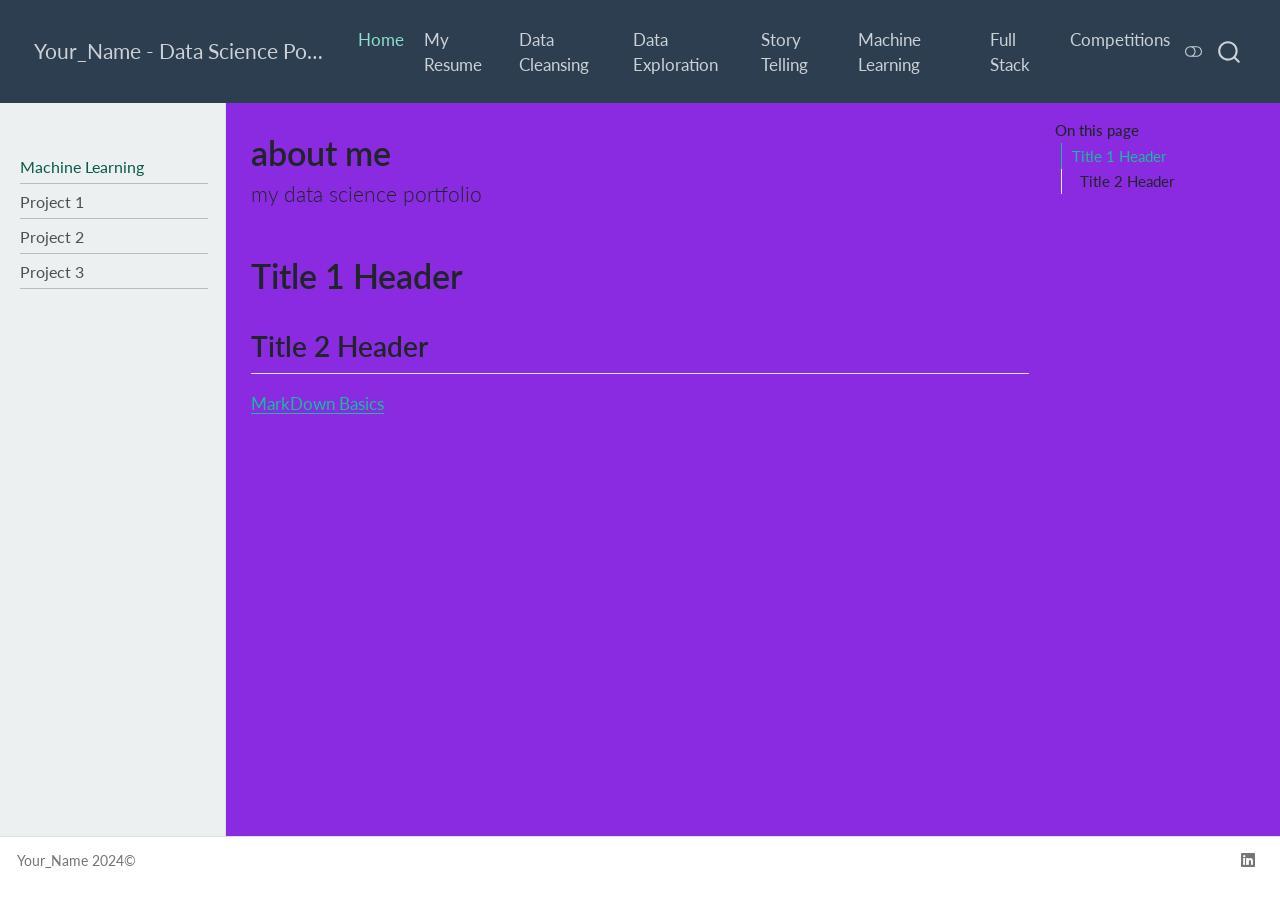
<file: docs/ml.html>
<!DOCTYPE html>
<html xmlns="http://www.w3.org/1999/xhtml" lang="en" xml:lang="en"><head>

<meta charset="utf-8">
<meta name="generator" content="quarto-1.8.24">

<meta name="viewport" content="width=device-width, initial-scale=1.0, user-scalable=yes">


<title>about me – Your_Name - Data Science Portfolio</title>
<style>
code{white-space: pre-wrap;}
span.smallcaps{font-variant: small-caps;}
div.columns{display: flex; gap: min(4vw, 1.5em);}
div.column{flex: auto; overflow-x: auto;}
div.hanging-indent{margin-left: 1.5em; text-indent: -1.5em;}
ul.task-list{list-style: none;}
ul.task-list li input[type="checkbox"] {
  width: 0.8em;
  margin: 0 0.8em 0.2em -1em; /* quarto-specific, see https://github.com/quarto-dev/quarto-cli/issues/4556 */ 
  vertical-align: middle;
}
</style>


<script src="site_libs/quarto-nav/quarto-nav.js"></script>
<script src="site_libs/quarto-nav/headroom.min.js"></script>
<script src="site_libs/clipboard/clipboard.min.js"></script>
<script src="site_libs/quarto-search/autocomplete.umd.js"></script>
<script src="site_libs/quarto-search/fuse.min.js"></script>
<script src="site_libs/quarto-search/quarto-search.js"></script>
<meta name="quarto:offset" content="./">
<link href="./Images/favicon.png" rel="icon" type="image/png">
<script src="site_libs/quarto-html/quarto.js" type="module"></script>
<script src="site_libs/quarto-html/tabsets/tabsets.js" type="module"></script>
<script src="site_libs/quarto-html/axe/axe-check.js" type="module"></script>
<script src="site_libs/quarto-html/popper.min.js"></script>
<script src="site_libs/quarto-html/tippy.umd.min.js"></script>
<script src="site_libs/quarto-html/anchor.min.js"></script>
<link href="site_libs/quarto-html/tippy.css" rel="stylesheet">
<link href="site_libs/quarto-html/quarto-syntax-highlighting-dc55a5b9e770e841cd82e46aadbfb9b0.css" rel="stylesheet" class="quarto-color-scheme" id="quarto-text-highlighting-styles">
<link href="site_libs/quarto-html/quarto-syntax-highlighting-dark-b651517ce65839d647a86e2780455cfb.css" rel="stylesheet" class="quarto-color-scheme quarto-color-alternate" id="quarto-text-highlighting-styles">
<link href="site_libs/quarto-html/quarto-syntax-highlighting-dc55a5b9e770e841cd82e46aadbfb9b0.css" rel="stylesheet" class="quarto-color-scheme-extra" id="quarto-text-highlighting-styles">
<script src="site_libs/bootstrap/bootstrap.min.js"></script>
<link href="site_libs/bootstrap/bootstrap-icons.css" rel="stylesheet">
<link href="site_libs/bootstrap/bootstrap-ca3a3156dfa06696f18c39bad94c63ad.min.css" rel="stylesheet" append-hash="true" class="quarto-color-scheme" id="quarto-bootstrap" data-mode="light">
<link href="site_libs/bootstrap/bootstrap-dark-44ce5e1fdf16f4d88befeca03b83ba44.min.css" rel="stylesheet" append-hash="true" class="quarto-color-scheme quarto-color-alternate" id="quarto-bootstrap" data-mode="dark">
<link href="site_libs/bootstrap/bootstrap-ca3a3156dfa06696f18c39bad94c63ad.min.css" rel="stylesheet" append-hash="true" class="quarto-color-scheme-extra" id="quarto-bootstrap" data-mode="light">
<script id="quarto-search-options" type="application/json">{
  "location": "navbar",
  "copy-button": false,
  "collapse-after": 3,
  "panel-placement": "end",
  "type": "overlay",
  "limit": 50,
  "keyboard-shortcut": [
    "f",
    "/",
    "s"
  ],
  "show-item-context": false,
  "language": {
    "search-no-results-text": "No results",
    "search-matching-documents-text": "matching documents",
    "search-copy-link-title": "Copy link to search",
    "search-hide-matches-text": "Hide additional matches",
    "search-more-match-text": "more match in this document",
    "search-more-matches-text": "more matches in this document",
    "search-clear-button-title": "Clear",
    "search-text-placeholder": "",
    "search-detached-cancel-button-title": "Cancel",
    "search-submit-button-title": "Submit",
    "search-label": "Search"
  }
}</script>


<link rel="stylesheet" href="styles.css">
</head>

<body class="nav-sidebar docked nav-fixed quarto-light"><script id="quarto-html-before-body" type="application/javascript">
    const toggleBodyColorMode = (bsSheetEl) => {
      const mode = bsSheetEl.getAttribute("data-mode");
      const bodyEl = window.document.querySelector("body");
      if (mode === "dark") {
        bodyEl.classList.add("quarto-dark");
        bodyEl.classList.remove("quarto-light");
      } else {
        bodyEl.classList.add("quarto-light");
        bodyEl.classList.remove("quarto-dark");
      }
    }
    const toggleBodyColorPrimary = () => {
      const bsSheetEl = window.document.querySelector("link#quarto-bootstrap:not([rel=disabled-stylesheet])");
      if (bsSheetEl) {
        toggleBodyColorMode(bsSheetEl);
      }
    }
    const setColorSchemeToggle = (alternate) => {
      const toggles = window.document.querySelectorAll('.quarto-color-scheme-toggle');
      for (let i=0; i < toggles.length; i++) {
        const toggle = toggles[i];
        if (toggle) {
          if (alternate) {
            toggle.classList.add("alternate");
          } else {
            toggle.classList.remove("alternate");
          }
        }
      }
    };
    const toggleColorMode = (alternate) => {
      // Switch the stylesheets
      const primaryStylesheets = window.document.querySelectorAll('link.quarto-color-scheme:not(.quarto-color-alternate)');
      const alternateStylesheets = window.document.querySelectorAll('link.quarto-color-scheme.quarto-color-alternate');
      manageTransitions('#quarto-margin-sidebar .nav-link', false);
      if (alternate) {
        // note: dark is layered on light, we don't disable primary!
        enableStylesheet(alternateStylesheets);
        for (const sheetNode of alternateStylesheets) {
          if (sheetNode.id === "quarto-bootstrap") {
            toggleBodyColorMode(sheetNode);
          }
        }
      } else {
        disableStylesheet(alternateStylesheets);
        enableStylesheet(primaryStylesheets)
        toggleBodyColorPrimary();
      }
      manageTransitions('#quarto-margin-sidebar .nav-link', true);
      // Switch the toggles
      setColorSchemeToggle(alternate)
      // Hack to workaround the fact that safari doesn't
      // properly recolor the scrollbar when toggling (#1455)
      if (navigator.userAgent.indexOf('Safari') > 0 && navigator.userAgent.indexOf('Chrome') == -1) {
        manageTransitions("body", false);
        window.scrollTo(0, 1);
        setTimeout(() => {
          window.scrollTo(0, 0);
          manageTransitions("body", true);
        }, 40);
      }
    }
    const disableStylesheet = (stylesheets) => {
      for (let i=0; i < stylesheets.length; i++) {
        const stylesheet = stylesheets[i];
        stylesheet.rel = 'disabled-stylesheet';
      }
    }
    const enableStylesheet = (stylesheets) => {
      for (let i=0; i < stylesheets.length; i++) {
        const stylesheet = stylesheets[i];
        if(stylesheet.rel !== 'stylesheet') { // for Chrome, which will still FOUC without this check
          stylesheet.rel = 'stylesheet';
        }
      }
    }
    const manageTransitions = (selector, allowTransitions) => {
      const els = window.document.querySelectorAll(selector);
      for (let i=0; i < els.length; i++) {
        const el = els[i];
        if (allowTransitions) {
          el.classList.remove('notransition');
        } else {
          el.classList.add('notransition');
        }
      }
    }
    const isFileUrl = () => {
      return window.location.protocol === 'file:';
    }
    const hasAlternateSentinel = () => {
      let styleSentinel = getColorSchemeSentinel();
      if (styleSentinel !== null) {
        return styleSentinel === "alternate";
      } else {
        return false;
      }
    }
    const setStyleSentinel = (alternate) => {
      const value = alternate ? "alternate" : "default";
      if (!isFileUrl()) {
        window.localStorage.setItem("quarto-color-scheme", value);
      } else {
        localAlternateSentinel = value;
      }
    }
    const getColorSchemeSentinel = () => {
      if (!isFileUrl()) {
        const storageValue = window.localStorage.getItem("quarto-color-scheme");
        return storageValue != null ? storageValue : localAlternateSentinel;
      } else {
        return localAlternateSentinel;
      }
    }
    const toggleGiscusIfUsed = (isAlternate, darkModeDefault) => {
      const baseTheme = document.querySelector('#giscus-base-theme')?.value ?? 'light';
      const alternateTheme = document.querySelector('#giscus-alt-theme')?.value ?? 'dark';
      let newTheme = '';
      if(authorPrefersDark) {
        newTheme = isAlternate ? baseTheme : alternateTheme;
      } else {
        newTheme = isAlternate ? alternateTheme : baseTheme;
      }
      const changeGiscusTheme = () => {
        // From: https://github.com/giscus/giscus/issues/336
        const sendMessage = (message) => {
          const iframe = document.querySelector('iframe.giscus-frame');
          if (!iframe) return;
          iframe.contentWindow.postMessage({ giscus: message }, 'https://giscus.app');
        }
        sendMessage({
          setConfig: {
            theme: newTheme
          }
        });
      }
      const isGiscussLoaded = window.document.querySelector('iframe.giscus-frame') !== null;
      if (isGiscussLoaded) {
        changeGiscusTheme();
      }
    };
    const authorPrefersDark = false;
    const darkModeDefault = authorPrefersDark;
      document.querySelector('link#quarto-text-highlighting-styles.quarto-color-scheme-extra').rel = 'disabled-stylesheet';
      document.querySelector('link#quarto-bootstrap.quarto-color-scheme-extra').rel = 'disabled-stylesheet';
    let localAlternateSentinel = darkModeDefault ? 'alternate' : 'default';
    // Dark / light mode switch
    window.quartoToggleColorScheme = () => {
      // Read the current dark / light value
      let toAlternate = !hasAlternateSentinel();
      toggleColorMode(toAlternate);
      setStyleSentinel(toAlternate);
      toggleGiscusIfUsed(toAlternate, darkModeDefault);
      window.dispatchEvent(new Event('resize'));
    };
    // Switch to dark mode if need be
    if (hasAlternateSentinel()) {
      toggleColorMode(true);
    } else {
      toggleColorMode(false);
    }
  </script>

<div id="quarto-search-results"></div>
  <header id="quarto-header" class="headroom fixed-top">
    <nav class="navbar navbar-expand-lg " data-bs-theme="dark">
      <div class="navbar-container container-fluid">
      <div class="navbar-brand-container mx-auto">
    <a href="./index.html" class="navbar-brand navbar-brand-logo">
    </a>
    <a class="navbar-brand" href="./index.html">
    <span class="navbar-title">Your_Name - Data Science Portfolio</span>
    </a>
  </div>
            <div id="quarto-search" class="" title="Search"></div>
          <button class="navbar-toggler" type="button" data-bs-toggle="collapse" data-bs-target="#navbarCollapse" aria-controls="navbarCollapse" role="menu" aria-expanded="false" aria-label="Toggle navigation" onclick="if (window.quartoToggleHeadroom) { window.quartoToggleHeadroom(); }">
  <span class="navbar-toggler-icon"></span>
</button>
          <div class="collapse navbar-collapse" id="navbarCollapse">
            <ul class="navbar-nav navbar-nav-scroll ms-auto">
  <li class="nav-item">
    <a class="nav-link active" href="./index.html" aria-current="page"> 
<span class="menu-text">Home</span></a>
  </li>  
  <li class="nav-item">
    <a class="nav-link" href="./resume.html"> 
<span class="menu-text">My Resume</span></a>
  </li>  
  <li class="nav-item">
    <a class="nav-link" href="./cleansing.html"> 
<span class="menu-text">Data Cleansing</span></a>
  </li>  
  <li class="nav-item">
    <a class="nav-link" href="./exploration.html"> 
<span class="menu-text">Data Exploration</span></a>
  </li>  
  <li class="nav-item">
    <a class="nav-link" href="./story_telling.html"> 
<span class="menu-text">Story Telling</span></a>
  </li>  
  <li class="nav-item">
    <a class="nav-link" href="./ml.html"> 
<span class="menu-text">Machine Learning</span></a>
  </li>  
  <li class="nav-item">
    <a class="nav-link" href="./full_stack.html"> 
<span class="menu-text">Full Stack</span></a>
  </li>  
  <li class="nav-item">
    <a class="nav-link" href="./competition.html"> 
<span class="menu-text">Competitions</span></a>
  </li>  
</ul>
          </div> <!-- /navcollapse -->
            <div class="quarto-navbar-tools">
  <a href="" class="quarto-color-scheme-toggle quarto-navigation-tool  px-1" onclick="window.quartoToggleColorScheme(); return false;" title="Toggle dark mode"><i class="bi"></i></a>
</div>
      </div> <!-- /container-fluid -->
    </nav>
  <nav class="quarto-secondary-nav">
    <div class="container-fluid d-flex">
      <button type="button" class="quarto-btn-toggle btn" data-bs-toggle="collapse" role="button" data-bs-target=".quarto-sidebar-collapse-item" aria-controls="quarto-sidebar" aria-expanded="false" aria-label="Toggle sidebar navigation" onclick="if (window.quartoToggleHeadroom) { window.quartoToggleHeadroom(); }">
        <i class="bi bi-layout-text-sidebar-reverse"></i>
      </button>
        <nav class="quarto-page-breadcrumbs" aria-label="breadcrumb"><ol class="breadcrumb"><li class="breadcrumb-item"><a href="./ml.html">Machine Learning</a></li></ol></nav>
        <a class="flex-grow-1" role="navigation" data-bs-toggle="collapse" data-bs-target=".quarto-sidebar-collapse-item" aria-controls="quarto-sidebar" aria-expanded="false" aria-label="Toggle sidebar navigation" onclick="if (window.quartoToggleHeadroom) { window.quartoToggleHeadroom(); }">      
        </a>
    </div>
  </nav>
</header>
<!-- content -->
<div id="quarto-content" class="quarto-container page-columns page-rows-contents page-layout-article page-navbar">
<!-- sidebar -->
  <nav id="quarto-sidebar" class="sidebar collapse collapse-horizontal quarto-sidebar-collapse-item sidebar-navigation docked overflow-auto">
    <div class="pt-lg-2 mt-2 text-left sidebar-header sidebar-header-stacked">
      <a href="./index.html" class="sidebar-logo-link">
      </a>
      </div>
    <div class="sidebar-menu-container"> 
    <ul class="list-unstyled mt-1">
        <li class="sidebar-item">
  <div class="sidebar-item-container"> 
  <a href="./ml.html" class="sidebar-item-text sidebar-link active">
 <span class="menu-text">Machine Learning</span></a>
  </div>
</li>
        <li class="px-0"><hr class="sidebar-divider hi "></li>
        <li class="sidebar-item">
  <div class="sidebar-item-container"> 
  <a href="./Machine_Learning/project1.html" class="sidebar-item-text sidebar-link">
 <span class="menu-text">Project 1</span></a>
  </div>
</li>
        <li class="px-0"><hr class="sidebar-divider hi "></li>
        <li class="sidebar-item">
  <div class="sidebar-item-container"> 
  <a href="./Machine_Learning/project2.html" class="sidebar-item-text sidebar-link">
 <span class="menu-text">Project 2</span></a>
  </div>
</li>
        <li class="px-0"><hr class="sidebar-divider hi "></li>
        <li class="sidebar-item">
  <div class="sidebar-item-container"> 
  <a href="./Machine_Learning/project3.html" class="sidebar-item-text sidebar-link">
 <span class="menu-text">Project 3</span></a>
  </div>
</li>
        <li class="px-0"><hr class="sidebar-divider hi "></li>
    </ul>
    </div>
</nav>
<div id="quarto-sidebar-glass" class="quarto-sidebar-collapse-item" data-bs-toggle="collapse" data-bs-target=".quarto-sidebar-collapse-item"></div>
<!-- margin-sidebar -->
    <div id="quarto-margin-sidebar" class="sidebar margin-sidebar">
        <nav id="TOC" role="doc-toc" class="toc-active">
    <h2 id="toc-title">On this page</h2>
   
  <ul>
  <li><a href="#title-1-header" id="toc-title-1-header" class="nav-link active" data-scroll-target="#title-1-header">Title 1 Header</a>
  <ul class="collapse">
  <li><a href="#title-2-header" id="toc-title-2-header" class="nav-link" data-scroll-target="#title-2-header">Title 2 Header</a></li>
  </ul></li>
  </ul>
</nav>
    </div>
<!-- main -->
<main class="content" id="quarto-document-content">


<header id="title-block-header" class="quarto-title-block default">
<div class="quarto-title">
<h1 class="title">about me</h1>
<p class="subtitle lead">my data science portfolio</p>
</div>



<div class="quarto-title-meta">

    
  
    
  </div>
  


</header>


<section id="title-1-header" class="level1">
<h1>Title 1 Header</h1>
<section id="title-2-header" class="level2">
<h2 class="anchored" data-anchor-id="title-2-header">Title 2 Header</h2>
<p><a href="https://quarto.org/docs/authoring/markdown-basics.html#links-images">MarkDown Basics</a></p>


</section>
</section>

<a onclick="window.scrollTo(0, 0); return false;" role="button" id="quarto-back-to-top"><i class="bi bi-arrow-up"></i> Back to top</a></main> <!-- /main -->
<script id="quarto-html-after-body" type="application/javascript">
  window.document.addEventListener("DOMContentLoaded", function (event) {
    // Ensure there is a toggle, if there isn't float one in the top right
    if (window.document.querySelector('.quarto-color-scheme-toggle') === null) {
      const a = window.document.createElement('a');
      a.classList.add('top-right');
      a.classList.add('quarto-color-scheme-toggle');
      a.href = "";
      a.onclick = function() { try { window.quartoToggleColorScheme(); } catch {} return false; };
      const i = window.document.createElement("i");
      i.classList.add('bi');
      a.appendChild(i);
      window.document.body.appendChild(a);
    }
    setColorSchemeToggle(hasAlternateSentinel())
    const icon = "";
    const anchorJS = new window.AnchorJS();
    anchorJS.options = {
      placement: 'right',
      icon: icon
    };
    anchorJS.add('.anchored');
    const isCodeAnnotation = (el) => {
      for (const clz of el.classList) {
        if (clz.startsWith('code-annotation-')) {                     
          return true;
        }
      }
      return false;
    }
    const onCopySuccess = function(e) {
      // button target
      const button = e.trigger;
      // don't keep focus
      button.blur();
      // flash "checked"
      button.classList.add('code-copy-button-checked');
      var currentTitle = button.getAttribute("title");
      button.setAttribute("title", "Copied!");
      let tooltip;
      if (window.bootstrap) {
        button.setAttribute("data-bs-toggle", "tooltip");
        button.setAttribute("data-bs-placement", "left");
        button.setAttribute("data-bs-title", "Copied!");
        tooltip = new bootstrap.Tooltip(button, 
          { trigger: "manual", 
            customClass: "code-copy-button-tooltip",
            offset: [0, -8]});
        tooltip.show();    
      }
      setTimeout(function() {
        if (tooltip) {
          tooltip.hide();
          button.removeAttribute("data-bs-title");
          button.removeAttribute("data-bs-toggle");
          button.removeAttribute("data-bs-placement");
        }
        button.setAttribute("title", currentTitle);
        button.classList.remove('code-copy-button-checked');
      }, 1000);
      // clear code selection
      e.clearSelection();
    }
    const getTextToCopy = function(trigger) {
      const outerScaffold = trigger.parentElement.cloneNode(true);
      const codeEl = outerScaffold.querySelector('code');
      for (const childEl of codeEl.children) {
        if (isCodeAnnotation(childEl)) {
          childEl.remove();
        }
      }
      return codeEl.innerText;
    }
    const clipboard = new window.ClipboardJS('.code-copy-button:not([data-in-quarto-modal])', {
      text: getTextToCopy
    });
    clipboard.on('success', onCopySuccess);
    if (window.document.getElementById('quarto-embedded-source-code-modal')) {
      const clipboardModal = new window.ClipboardJS('.code-copy-button[data-in-quarto-modal]', {
        text: getTextToCopy,
        container: window.document.getElementById('quarto-embedded-source-code-modal')
      });
      clipboardModal.on('success', onCopySuccess);
    }
      var localhostRegex = new RegExp(/^(?:http|https):\/\/localhost\:?[0-9]*\//);
      var mailtoRegex = new RegExp(/^mailto:/);
        var filterRegex = new RegExp('/' + window.location.host + '/');
      var isInternal = (href) => {
          return filterRegex.test(href) || localhostRegex.test(href) || mailtoRegex.test(href);
      }
      // Inspect non-navigation links and adorn them if external
     var links = window.document.querySelectorAll('a[href]:not(.nav-link):not(.navbar-brand):not(.toc-action):not(.sidebar-link):not(.sidebar-item-toggle):not(.pagination-link):not(.no-external):not([aria-hidden]):not(.dropdown-item):not(.quarto-navigation-tool):not(.about-link)');
      for (var i=0; i<links.length; i++) {
        const link = links[i];
        if (!isInternal(link.href)) {
          // undo the damage that might have been done by quarto-nav.js in the case of
          // links that we want to consider external
          if (link.dataset.originalHref !== undefined) {
            link.href = link.dataset.originalHref;
          }
        }
      }
    function tippyHover(el, contentFn, onTriggerFn, onUntriggerFn) {
      const config = {
        allowHTML: true,
        maxWidth: 500,
        delay: 100,
        arrow: false,
        appendTo: function(el) {
            return el.parentElement;
        },
        interactive: true,
        interactiveBorder: 10,
        theme: 'quarto',
        placement: 'bottom-start',
      };
      if (contentFn) {
        config.content = contentFn;
      }
      if (onTriggerFn) {
        config.onTrigger = onTriggerFn;
      }
      if (onUntriggerFn) {
        config.onUntrigger = onUntriggerFn;
      }
      window.tippy(el, config); 
    }
    const noterefs = window.document.querySelectorAll('a[role="doc-noteref"]');
    for (var i=0; i<noterefs.length; i++) {
      const ref = noterefs[i];
      tippyHover(ref, function() {
        // use id or data attribute instead here
        let href = ref.getAttribute('data-footnote-href') || ref.getAttribute('href');
        try { href = new URL(href).hash; } catch {}
        const id = href.replace(/^#\/?/, "");
        const note = window.document.getElementById(id);
        if (note) {
          return note.innerHTML;
        } else {
          return "";
        }
      });
    }
    const xrefs = window.document.querySelectorAll('a.quarto-xref');
    const processXRef = (id, note) => {
      // Strip column container classes
      const stripColumnClz = (el) => {
        el.classList.remove("page-full", "page-columns");
        if (el.children) {
          for (const child of el.children) {
            stripColumnClz(child);
          }
        }
      }
      stripColumnClz(note)
      if (id === null || id.startsWith('sec-')) {
        // Special case sections, only their first couple elements
        const container = document.createElement("div");
        if (note.children && note.children.length > 2) {
          container.appendChild(note.children[0].cloneNode(true));
          for (let i = 1; i < note.children.length; i++) {
            const child = note.children[i];
            if (child.tagName === "P" && child.innerText === "") {
              continue;
            } else {
              container.appendChild(child.cloneNode(true));
              break;
            }
          }
          if (window.Quarto?.typesetMath) {
            window.Quarto.typesetMath(container);
          }
          return container.innerHTML
        } else {
          if (window.Quarto?.typesetMath) {
            window.Quarto.typesetMath(note);
          }
          return note.innerHTML;
        }
      } else {
        // Remove any anchor links if they are present
        const anchorLink = note.querySelector('a.anchorjs-link');
        if (anchorLink) {
          anchorLink.remove();
        }
        if (window.Quarto?.typesetMath) {
          window.Quarto.typesetMath(note);
        }
        if (note.classList.contains("callout")) {
          return note.outerHTML;
        } else {
          return note.innerHTML;
        }
      }
    }
    for (var i=0; i<xrefs.length; i++) {
      const xref = xrefs[i];
      tippyHover(xref, undefined, function(instance) {
        instance.disable();
        let url = xref.getAttribute('href');
        let hash = undefined; 
        if (url.startsWith('#')) {
          hash = url;
        } else {
          try { hash = new URL(url).hash; } catch {}
        }
        if (hash) {
          const id = hash.replace(/^#\/?/, "");
          const note = window.document.getElementById(id);
          if (note !== null) {
            try {
              const html = processXRef(id, note.cloneNode(true));
              instance.setContent(html);
            } finally {
              instance.enable();
              instance.show();
            }
          } else {
            // See if we can fetch this
            fetch(url.split('#')[0])
            .then(res => res.text())
            .then(html => {
              const parser = new DOMParser();
              const htmlDoc = parser.parseFromString(html, "text/html");
              const note = htmlDoc.getElementById(id);
              if (note !== null) {
                const html = processXRef(id, note);
                instance.setContent(html);
              } 
            }).finally(() => {
              instance.enable();
              instance.show();
            });
          }
        } else {
          // See if we can fetch a full url (with no hash to target)
          // This is a special case and we should probably do some content thinning / targeting
          fetch(url)
          .then(res => res.text())
          .then(html => {
            const parser = new DOMParser();
            const htmlDoc = parser.parseFromString(html, "text/html");
            const note = htmlDoc.querySelector('main.content');
            if (note !== null) {
              // This should only happen for chapter cross references
              // (since there is no id in the URL)
              // remove the first header
              if (note.children.length > 0 && note.children[0].tagName === "HEADER") {
                note.children[0].remove();
              }
              const html = processXRef(null, note);
              instance.setContent(html);
            } 
          }).finally(() => {
            instance.enable();
            instance.show();
          });
        }
      }, function(instance) {
      });
    }
        let selectedAnnoteEl;
        const selectorForAnnotation = ( cell, annotation) => {
          let cellAttr = 'data-code-cell="' + cell + '"';
          let lineAttr = 'data-code-annotation="' +  annotation + '"';
          const selector = 'span[' + cellAttr + '][' + lineAttr + ']';
          return selector;
        }
        const selectCodeLines = (annoteEl) => {
          const doc = window.document;
          const targetCell = annoteEl.getAttribute("data-target-cell");
          const targetAnnotation = annoteEl.getAttribute("data-target-annotation");
          const annoteSpan = window.document.querySelector(selectorForAnnotation(targetCell, targetAnnotation));
          const lines = annoteSpan.getAttribute("data-code-lines").split(",");
          const lineIds = lines.map((line) => {
            return targetCell + "-" + line;
          })
          let top = null;
          let height = null;
          let parent = null;
          if (lineIds.length > 0) {
              //compute the position of the single el (top and bottom and make a div)
              const el = window.document.getElementById(lineIds[0]);
              top = el.offsetTop;
              height = el.offsetHeight;
              parent = el.parentElement.parentElement;
            if (lineIds.length > 1) {
              const lastEl = window.document.getElementById(lineIds[lineIds.length - 1]);
              const bottom = lastEl.offsetTop + lastEl.offsetHeight;
              height = bottom - top;
            }
            if (top !== null && height !== null && parent !== null) {
              // cook up a div (if necessary) and position it 
              let div = window.document.getElementById("code-annotation-line-highlight");
              if (div === null) {
                div = window.document.createElement("div");
                div.setAttribute("id", "code-annotation-line-highlight");
                div.style.position = 'absolute';
                parent.appendChild(div);
              }
              div.style.top = top - 2 + "px";
              div.style.height = height + 4 + "px";
              div.style.left = 0;
              let gutterDiv = window.document.getElementById("code-annotation-line-highlight-gutter");
              if (gutterDiv === null) {
                gutterDiv = window.document.createElement("div");
                gutterDiv.setAttribute("id", "code-annotation-line-highlight-gutter");
                gutterDiv.style.position = 'absolute';
                const codeCell = window.document.getElementById(targetCell);
                const gutter = codeCell.querySelector('.code-annotation-gutter');
                gutter.appendChild(gutterDiv);
              }
              gutterDiv.style.top = top - 2 + "px";
              gutterDiv.style.height = height + 4 + "px";
            }
            selectedAnnoteEl = annoteEl;
          }
        };
        const unselectCodeLines = () => {
          const elementsIds = ["code-annotation-line-highlight", "code-annotation-line-highlight-gutter"];
          elementsIds.forEach((elId) => {
            const div = window.document.getElementById(elId);
            if (div) {
              div.remove();
            }
          });
          selectedAnnoteEl = undefined;
        };
          // Handle positioning of the toggle
      window.addEventListener(
        "resize",
        throttle(() => {
          elRect = undefined;
          if (selectedAnnoteEl) {
            selectCodeLines(selectedAnnoteEl);
          }
        }, 10)
      );
      function throttle(fn, ms) {
      let throttle = false;
      let timer;
        return (...args) => {
          if(!throttle) { // first call gets through
              fn.apply(this, args);
              throttle = true;
          } else { // all the others get throttled
              if(timer) clearTimeout(timer); // cancel #2
              timer = setTimeout(() => {
                fn.apply(this, args);
                timer = throttle = false;
              }, ms);
          }
        };
      }
        // Attach click handler to the DT
        const annoteDls = window.document.querySelectorAll('dt[data-target-cell]');
        for (const annoteDlNode of annoteDls) {
          annoteDlNode.addEventListener('click', (event) => {
            const clickedEl = event.target;
            if (clickedEl !== selectedAnnoteEl) {
              unselectCodeLines();
              const activeEl = window.document.querySelector('dt[data-target-cell].code-annotation-active');
              if (activeEl) {
                activeEl.classList.remove('code-annotation-active');
              }
              selectCodeLines(clickedEl);
              clickedEl.classList.add('code-annotation-active');
            } else {
              // Unselect the line
              unselectCodeLines();
              clickedEl.classList.remove('code-annotation-active');
            }
          });
        }
    const findCites = (el) => {
      const parentEl = el.parentElement;
      if (parentEl) {
        const cites = parentEl.dataset.cites;
        if (cites) {
          return {
            el,
            cites: cites.split(' ')
          };
        } else {
          return findCites(el.parentElement)
        }
      } else {
        return undefined;
      }
    };
    var bibliorefs = window.document.querySelectorAll('a[role="doc-biblioref"]');
    for (var i=0; i<bibliorefs.length; i++) {
      const ref = bibliorefs[i];
      const citeInfo = findCites(ref);
      if (citeInfo) {
        tippyHover(citeInfo.el, function() {
          var popup = window.document.createElement('div');
          citeInfo.cites.forEach(function(cite) {
            var citeDiv = window.document.createElement('div');
            citeDiv.classList.add('hanging-indent');
            citeDiv.classList.add('csl-entry');
            var biblioDiv = window.document.getElementById('ref-' + cite);
            if (biblioDiv) {
              citeDiv.innerHTML = biblioDiv.innerHTML;
            }
            popup.appendChild(citeDiv);
          });
          return popup.innerHTML;
        });
      }
    }
  });
  </script>
</div> <!-- /content -->
<footer class="footer">
  <div class="nav-footer">
    <div class="nav-footer-left">
<p>Your_Name 2024©</p>
</div>   
    <div class="nav-footer-center">
      &nbsp;
    </div>
    <div class="nav-footer-right">
      <ul class="footer-items list-unstyled">
    <li class="nav-item compact">
    <a class="nav-link" href="./Your_LinkedIn_URL">
      <i class="bi bi-linkedin" role="img">
</i> 
    </a>
  </li>  
</ul>
    </div>
  </div>
</footer>




</body></html>
</file>
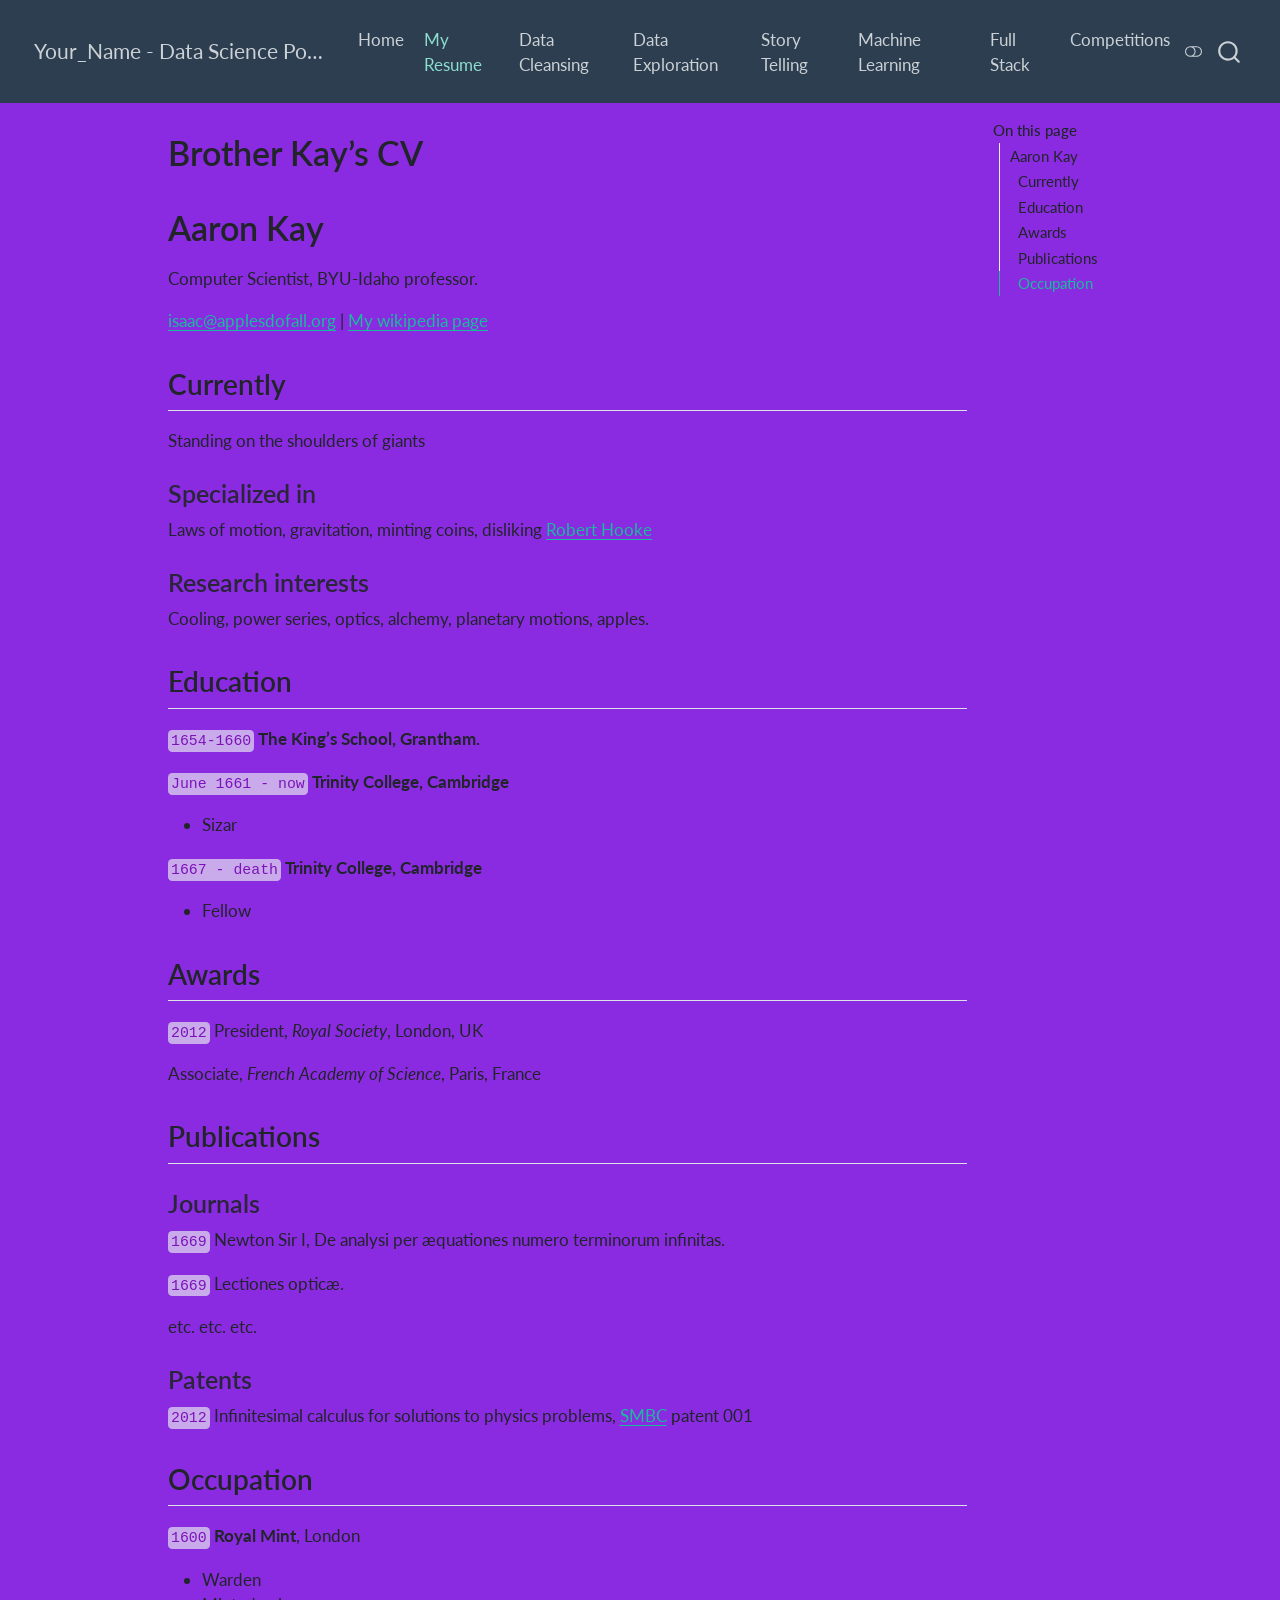
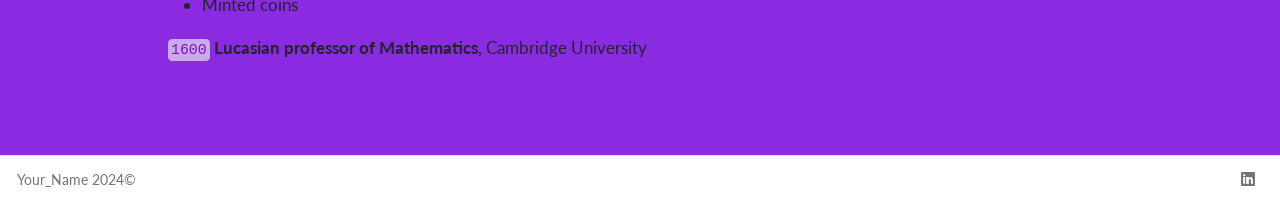
<file: docs/resume.html>
<!DOCTYPE html>
<html xmlns="http://www.w3.org/1999/xhtml" lang="en" xml:lang="en"><head>

<meta charset="utf-8">
<meta name="generator" content="quarto-1.8.24">

<meta name="viewport" content="width=device-width, initial-scale=1.0, user-scalable=yes">


<title>Brother Kay’s CV – Your_Name - Data Science Portfolio</title>
<style>
code{white-space: pre-wrap;}
span.smallcaps{font-variant: small-caps;}
div.columns{display: flex; gap: min(4vw, 1.5em);}
div.column{flex: auto; overflow-x: auto;}
div.hanging-indent{margin-left: 1.5em; text-indent: -1.5em;}
ul.task-list{list-style: none;}
ul.task-list li input[type="checkbox"] {
  width: 0.8em;
  margin: 0 0.8em 0.2em -1em; /* quarto-specific, see https://github.com/quarto-dev/quarto-cli/issues/4556 */ 
  vertical-align: middle;
}
</style>


<script src="site_libs/quarto-nav/quarto-nav.js"></script>
<script src="site_libs/quarto-nav/headroom.min.js"></script>
<script src="site_libs/clipboard/clipboard.min.js"></script>
<script src="site_libs/quarto-search/autocomplete.umd.js"></script>
<script src="site_libs/quarto-search/fuse.min.js"></script>
<script src="site_libs/quarto-search/quarto-search.js"></script>
<meta name="quarto:offset" content="./">
<link href="./Images/favicon.png" rel="icon" type="image/png">
<script src="site_libs/quarto-html/quarto.js" type="module"></script>
<script src="site_libs/quarto-html/tabsets/tabsets.js" type="module"></script>
<script src="site_libs/quarto-html/axe/axe-check.js" type="module"></script>
<script src="site_libs/quarto-html/popper.min.js"></script>
<script src="site_libs/quarto-html/tippy.umd.min.js"></script>
<script src="site_libs/quarto-html/anchor.min.js"></script>
<link href="site_libs/quarto-html/tippy.css" rel="stylesheet">
<link href="site_libs/quarto-html/quarto-syntax-highlighting-dc55a5b9e770e841cd82e46aadbfb9b0.css" rel="stylesheet" class="quarto-color-scheme" id="quarto-text-highlighting-styles">
<link href="site_libs/quarto-html/quarto-syntax-highlighting-dark-b651517ce65839d647a86e2780455cfb.css" rel="stylesheet" class="quarto-color-scheme quarto-color-alternate" id="quarto-text-highlighting-styles">
<link href="site_libs/quarto-html/quarto-syntax-highlighting-dc55a5b9e770e841cd82e46aadbfb9b0.css" rel="stylesheet" class="quarto-color-scheme-extra" id="quarto-text-highlighting-styles">
<script src="site_libs/bootstrap/bootstrap.min.js"></script>
<link href="site_libs/bootstrap/bootstrap-icons.css" rel="stylesheet">
<link href="site_libs/bootstrap/bootstrap-ca3a3156dfa06696f18c39bad94c63ad.min.css" rel="stylesheet" append-hash="true" class="quarto-color-scheme" id="quarto-bootstrap" data-mode="light">
<link href="site_libs/bootstrap/bootstrap-dark-44ce5e1fdf16f4d88befeca03b83ba44.min.css" rel="stylesheet" append-hash="true" class="quarto-color-scheme quarto-color-alternate" id="quarto-bootstrap" data-mode="dark">
<link href="site_libs/bootstrap/bootstrap-ca3a3156dfa06696f18c39bad94c63ad.min.css" rel="stylesheet" append-hash="true" class="quarto-color-scheme-extra" id="quarto-bootstrap" data-mode="light">
<script id="quarto-search-options" type="application/json">{
  "location": "navbar",
  "copy-button": false,
  "collapse-after": 3,
  "panel-placement": "end",
  "type": "overlay",
  "limit": 50,
  "keyboard-shortcut": [
    "f",
    "/",
    "s"
  ],
  "show-item-context": false,
  "language": {
    "search-no-results-text": "No results",
    "search-matching-documents-text": "matching documents",
    "search-copy-link-title": "Copy link to search",
    "search-hide-matches-text": "Hide additional matches",
    "search-more-match-text": "more match in this document",
    "search-more-matches-text": "more matches in this document",
    "search-clear-button-title": "Clear",
    "search-text-placeholder": "",
    "search-detached-cancel-button-title": "Cancel",
    "search-submit-button-title": "Submit",
    "search-label": "Search"
  }
}</script>


<link rel="stylesheet" href="styles.css">
</head>

<body class="nav-fixed quarto-light"><script id="quarto-html-before-body" type="application/javascript">
    const toggleBodyColorMode = (bsSheetEl) => {
      const mode = bsSheetEl.getAttribute("data-mode");
      const bodyEl = window.document.querySelector("body");
      if (mode === "dark") {
        bodyEl.classList.add("quarto-dark");
        bodyEl.classList.remove("quarto-light");
      } else {
        bodyEl.classList.add("quarto-light");
        bodyEl.classList.remove("quarto-dark");
      }
    }
    const toggleBodyColorPrimary = () => {
      const bsSheetEl = window.document.querySelector("link#quarto-bootstrap:not([rel=disabled-stylesheet])");
      if (bsSheetEl) {
        toggleBodyColorMode(bsSheetEl);
      }
    }
    const setColorSchemeToggle = (alternate) => {
      const toggles = window.document.querySelectorAll('.quarto-color-scheme-toggle');
      for (let i=0; i < toggles.length; i++) {
        const toggle = toggles[i];
        if (toggle) {
          if (alternate) {
            toggle.classList.add("alternate");
          } else {
            toggle.classList.remove("alternate");
          }
        }
      }
    };
    const toggleColorMode = (alternate) => {
      // Switch the stylesheets
      const primaryStylesheets = window.document.querySelectorAll('link.quarto-color-scheme:not(.quarto-color-alternate)');
      const alternateStylesheets = window.document.querySelectorAll('link.quarto-color-scheme.quarto-color-alternate');
      manageTransitions('#quarto-margin-sidebar .nav-link', false);
      if (alternate) {
        // note: dark is layered on light, we don't disable primary!
        enableStylesheet(alternateStylesheets);
        for (const sheetNode of alternateStylesheets) {
          if (sheetNode.id === "quarto-bootstrap") {
            toggleBodyColorMode(sheetNode);
          }
        }
      } else {
        disableStylesheet(alternateStylesheets);
        enableStylesheet(primaryStylesheets)
        toggleBodyColorPrimary();
      }
      manageTransitions('#quarto-margin-sidebar .nav-link', true);
      // Switch the toggles
      setColorSchemeToggle(alternate)
      // Hack to workaround the fact that safari doesn't
      // properly recolor the scrollbar when toggling (#1455)
      if (navigator.userAgent.indexOf('Safari') > 0 && navigator.userAgent.indexOf('Chrome') == -1) {
        manageTransitions("body", false);
        window.scrollTo(0, 1);
        setTimeout(() => {
          window.scrollTo(0, 0);
          manageTransitions("body", true);
        }, 40);
      }
    }
    const disableStylesheet = (stylesheets) => {
      for (let i=0; i < stylesheets.length; i++) {
        const stylesheet = stylesheets[i];
        stylesheet.rel = 'disabled-stylesheet';
      }
    }
    const enableStylesheet = (stylesheets) => {
      for (let i=0; i < stylesheets.length; i++) {
        const stylesheet = stylesheets[i];
        if(stylesheet.rel !== 'stylesheet') { // for Chrome, which will still FOUC without this check
          stylesheet.rel = 'stylesheet';
        }
      }
    }
    const manageTransitions = (selector, allowTransitions) => {
      const els = window.document.querySelectorAll(selector);
      for (let i=0; i < els.length; i++) {
        const el = els[i];
        if (allowTransitions) {
          el.classList.remove('notransition');
        } else {
          el.classList.add('notransition');
        }
      }
    }
    const isFileUrl = () => {
      return window.location.protocol === 'file:';
    }
    const hasAlternateSentinel = () => {
      let styleSentinel = getColorSchemeSentinel();
      if (styleSentinel !== null) {
        return styleSentinel === "alternate";
      } else {
        return false;
      }
    }
    const setStyleSentinel = (alternate) => {
      const value = alternate ? "alternate" : "default";
      if (!isFileUrl()) {
        window.localStorage.setItem("quarto-color-scheme", value);
      } else {
        localAlternateSentinel = value;
      }
    }
    const getColorSchemeSentinel = () => {
      if (!isFileUrl()) {
        const storageValue = window.localStorage.getItem("quarto-color-scheme");
        return storageValue != null ? storageValue : localAlternateSentinel;
      } else {
        return localAlternateSentinel;
      }
    }
    const toggleGiscusIfUsed = (isAlternate, darkModeDefault) => {
      const baseTheme = document.querySelector('#giscus-base-theme')?.value ?? 'light';
      const alternateTheme = document.querySelector('#giscus-alt-theme')?.value ?? 'dark';
      let newTheme = '';
      if(authorPrefersDark) {
        newTheme = isAlternate ? baseTheme : alternateTheme;
      } else {
        newTheme = isAlternate ? alternateTheme : baseTheme;
      }
      const changeGiscusTheme = () => {
        // From: https://github.com/giscus/giscus/issues/336
        const sendMessage = (message) => {
          const iframe = document.querySelector('iframe.giscus-frame');
          if (!iframe) return;
          iframe.contentWindow.postMessage({ giscus: message }, 'https://giscus.app');
        }
        sendMessage({
          setConfig: {
            theme: newTheme
          }
        });
      }
      const isGiscussLoaded = window.document.querySelector('iframe.giscus-frame') !== null;
      if (isGiscussLoaded) {
        changeGiscusTheme();
      }
    };
    const authorPrefersDark = false;
    const darkModeDefault = authorPrefersDark;
      document.querySelector('link#quarto-text-highlighting-styles.quarto-color-scheme-extra').rel = 'disabled-stylesheet';
      document.querySelector('link#quarto-bootstrap.quarto-color-scheme-extra').rel = 'disabled-stylesheet';
    let localAlternateSentinel = darkModeDefault ? 'alternate' : 'default';
    // Dark / light mode switch
    window.quartoToggleColorScheme = () => {
      // Read the current dark / light value
      let toAlternate = !hasAlternateSentinel();
      toggleColorMode(toAlternate);
      setStyleSentinel(toAlternate);
      toggleGiscusIfUsed(toAlternate, darkModeDefault);
      window.dispatchEvent(new Event('resize'));
    };
    // Switch to dark mode if need be
    if (hasAlternateSentinel()) {
      toggleColorMode(true);
    } else {
      toggleColorMode(false);
    }
  </script>

<div id="quarto-search-results"></div>
  <header id="quarto-header" class="headroom fixed-top">
    <nav class="navbar navbar-expand-lg " data-bs-theme="dark">
      <div class="navbar-container container-fluid">
      <div class="navbar-brand-container mx-auto">
    <a href="./index.html" class="navbar-brand navbar-brand-logo">
    </a>
    <a class="navbar-brand" href="./index.html">
    <span class="navbar-title">Your_Name - Data Science Portfolio</span>
    </a>
  </div>
            <div id="quarto-search" class="" title="Search"></div>
          <button class="navbar-toggler" type="button" data-bs-toggle="collapse" data-bs-target="#navbarCollapse" aria-controls="navbarCollapse" role="menu" aria-expanded="false" aria-label="Toggle navigation" onclick="if (window.quartoToggleHeadroom) { window.quartoToggleHeadroom(); }">
  <span class="navbar-toggler-icon"></span>
</button>
          <div class="collapse navbar-collapse" id="navbarCollapse">
            <ul class="navbar-nav navbar-nav-scroll ms-auto">
  <li class="nav-item">
    <a class="nav-link" href="./index.html"> 
<span class="menu-text">Home</span></a>
  </li>  
  <li class="nav-item">
    <a class="nav-link active" href="./resume.html" aria-current="page"> 
<span class="menu-text">My Resume</span></a>
  </li>  
  <li class="nav-item">
    <a class="nav-link" href="./cleansing.html"> 
<span class="menu-text">Data Cleansing</span></a>
  </li>  
  <li class="nav-item">
    <a class="nav-link" href="./exploration.html"> 
<span class="menu-text">Data Exploration</span></a>
  </li>  
  <li class="nav-item">
    <a class="nav-link" href="./story_telling.html"> 
<span class="menu-text">Story Telling</span></a>
  </li>  
  <li class="nav-item">
    <a class="nav-link" href="./ml.html"> 
<span class="menu-text">Machine Learning</span></a>
  </li>  
  <li class="nav-item">
    <a class="nav-link" href="./full_stack.html"> 
<span class="menu-text">Full Stack</span></a>
  </li>  
  <li class="nav-item">
    <a class="nav-link" href="./competition.html"> 
<span class="menu-text">Competitions</span></a>
  </li>  
</ul>
          </div> <!-- /navcollapse -->
            <div class="quarto-navbar-tools">
  <a href="" class="quarto-color-scheme-toggle quarto-navigation-tool  px-1" onclick="window.quartoToggleColorScheme(); return false;" title="Toggle dark mode"><i class="bi"></i></a>
</div>
      </div> <!-- /container-fluid -->
    </nav>
</header>
<!-- content -->
<div id="quarto-content" class="quarto-container page-columns page-rows-contents page-layout-article page-navbar">
<!-- sidebar -->
<!-- margin-sidebar -->
    <div id="quarto-margin-sidebar" class="sidebar margin-sidebar">
        <nav id="TOC" role="doc-toc" class="toc-active">
    <h2 id="toc-title">On this page</h2>
   
  <ul>
  <li><a href="#aaron-kay" id="toc-aaron-kay" class="nav-link active" data-scroll-target="#aaron-kay">Aaron Kay</a>
  <ul class="collapse">
  <li><a href="#currently" id="toc-currently" class="nav-link" data-scroll-target="#currently">Currently</a>
  <ul class="collapse">
  <li><a href="#specialized-in" id="toc-specialized-in" class="nav-link" data-scroll-target="#specialized-in">Specialized in</a></li>
  <li><a href="#research-interests" id="toc-research-interests" class="nav-link" data-scroll-target="#research-interests">Research interests</a></li>
  </ul></li>
  <li><a href="#education" id="toc-education" class="nav-link" data-scroll-target="#education">Education</a></li>
  <li><a href="#awards" id="toc-awards" class="nav-link" data-scroll-target="#awards">Awards</a></li>
  <li><a href="#publications" id="toc-publications" class="nav-link" data-scroll-target="#publications">Publications</a>
  <ul class="collapse">
  <li><a href="#journals" id="toc-journals" class="nav-link" data-scroll-target="#journals">Journals</a></li>
  <li><a href="#patents" id="toc-patents" class="nav-link" data-scroll-target="#patents">Patents</a></li>
  </ul></li>
  <li><a href="#occupation" id="toc-occupation" class="nav-link" data-scroll-target="#occupation">Occupation</a></li>
  </ul></li>
  </ul>
</nav>
    </div>
<!-- main -->
<main class="content" id="quarto-document-content">


<header id="title-block-header" class="quarto-title-block default">
<div class="quarto-title">
<h1 class="title">Brother Kay’s CV</h1>
</div>



<div class="quarto-title-meta">

    
  
    
  </div>
  


</header>


<section id="aaron-kay" class="level1">
<h1>Aaron Kay</h1>
<p>Computer Scientist, BYU-Idaho professor.</p>
<div id="webaddress">
<p><a href="isaac@applesdofall.org">isaac@applesdofall.org</a> | <a href="http://en.wikipedia.org/wiki/Isaac_Newton">My wikipedia page</a></p>
</div>
<section id="currently" class="level2">
<h2 class="anchored" data-anchor-id="currently">Currently</h2>
<p>Standing on the shoulders of giants</p>
<section id="specialized-in" class="level3">
<h3 class="anchored" data-anchor-id="specialized-in">Specialized in</h3>
<p>Laws of motion, gravitation, minting coins, disliking <a href="http://en.wikipedia.org/wiki/Robert_Hooke">Robert Hooke</a></p>
</section>
<section id="research-interests" class="level3">
<h3 class="anchored" data-anchor-id="research-interests">Research interests</h3>
<p>Cooling, power series, optics, alchemy, planetary motions, apples.</p>
</section>
</section>
<section id="education" class="level2">
<h2 class="anchored" data-anchor-id="education">Education</h2>
<p><code>1654-1660</code> <strong>The King’s School, Grantham.</strong></p>
<p><code>June 1661 - now</code> <strong>Trinity College, Cambridge</strong></p>
<ul>
<li>Sizar</li>
</ul>
<p><code>1667 - death</code> <strong>Trinity College, Cambridge</strong></p>
<ul>
<li>Fellow</li>
</ul>
</section>
<section id="awards" class="level2">
<h2 class="anchored" data-anchor-id="awards">Awards</h2>
<p><code>2012</code> President, <em>Royal Society</em>, London, UK</p>
<p>Associate, <em>French Academy of Science</em>, Paris, France</p>
</section>
<section id="publications" class="level2">
<h2 class="anchored" data-anchor-id="publications">Publications</h2>
<!-- A list is also available [online](http://scholar.google.co.uk/citations?user=LTOTl0YAAAAJ) -->
<section id="journals" class="level3">
<h3 class="anchored" data-anchor-id="journals">Journals</h3>
<p><code>1669</code> Newton Sir I, De analysi per æquationes numero terminorum infinitas.</p>
<p><code>1669</code> Lectiones opticæ.</p>
<p>etc. etc. etc.</p>
</section>
<section id="patents" class="level3">
<h3 class="anchored" data-anchor-id="patents">Patents</h3>
<p><code>2012</code> Infinitesimal calculus for solutions to physics problems, <a href="http://www.techdirt.com/articles/20121011/09312820678/if-patents-had-been-around-time-newton.shtml">SMBC</a> patent 001</p>
</section>
</section>
<section id="occupation" class="level2">
<h2 class="anchored" data-anchor-id="occupation">Occupation</h2>
<p><code>1600</code> <strong>Royal Mint</strong>, London</p>
<ul>
<li>Warden</li>
<li>Minted coins</li>
</ul>
<p><code>1600</code> <strong>Lucasian professor of Mathematics</strong>, Cambridge University</p>
<!-- ### Footer

Last updated: May 2013 -->


</section>
</section>

<a onclick="window.scrollTo(0, 0); return false;" role="button" id="quarto-back-to-top"><i class="bi bi-arrow-up"></i> Back to top</a></main> <!-- /main -->
<script id="quarto-html-after-body" type="application/javascript">
  window.document.addEventListener("DOMContentLoaded", function (event) {
    // Ensure there is a toggle, if there isn't float one in the top right
    if (window.document.querySelector('.quarto-color-scheme-toggle') === null) {
      const a = window.document.createElement('a');
      a.classList.add('top-right');
      a.classList.add('quarto-color-scheme-toggle');
      a.href = "";
      a.onclick = function() { try { window.quartoToggleColorScheme(); } catch {} return false; };
      const i = window.document.createElement("i");
      i.classList.add('bi');
      a.appendChild(i);
      window.document.body.appendChild(a);
    }
    setColorSchemeToggle(hasAlternateSentinel())
    const icon = "";
    const anchorJS = new window.AnchorJS();
    anchorJS.options = {
      placement: 'right',
      icon: icon
    };
    anchorJS.add('.anchored');
    const isCodeAnnotation = (el) => {
      for (const clz of el.classList) {
        if (clz.startsWith('code-annotation-')) {                     
          return true;
        }
      }
      return false;
    }
    const onCopySuccess = function(e) {
      // button target
      const button = e.trigger;
      // don't keep focus
      button.blur();
      // flash "checked"
      button.classList.add('code-copy-button-checked');
      var currentTitle = button.getAttribute("title");
      button.setAttribute("title", "Copied!");
      let tooltip;
      if (window.bootstrap) {
        button.setAttribute("data-bs-toggle", "tooltip");
        button.setAttribute("data-bs-placement", "left");
        button.setAttribute("data-bs-title", "Copied!");
        tooltip = new bootstrap.Tooltip(button, 
          { trigger: "manual", 
            customClass: "code-copy-button-tooltip",
            offset: [0, -8]});
        tooltip.show();    
      }
      setTimeout(function() {
        if (tooltip) {
          tooltip.hide();
          button.removeAttribute("data-bs-title");
          button.removeAttribute("data-bs-toggle");
          button.removeAttribute("data-bs-placement");
        }
        button.setAttribute("title", currentTitle);
        button.classList.remove('code-copy-button-checked');
      }, 1000);
      // clear code selection
      e.clearSelection();
    }
    const getTextToCopy = function(trigger) {
      const outerScaffold = trigger.parentElement.cloneNode(true);
      const codeEl = outerScaffold.querySelector('code');
      for (const childEl of codeEl.children) {
        if (isCodeAnnotation(childEl)) {
          childEl.remove();
        }
      }
      return codeEl.innerText;
    }
    const clipboard = new window.ClipboardJS('.code-copy-button:not([data-in-quarto-modal])', {
      text: getTextToCopy
    });
    clipboard.on('success', onCopySuccess);
    if (window.document.getElementById('quarto-embedded-source-code-modal')) {
      const clipboardModal = new window.ClipboardJS('.code-copy-button[data-in-quarto-modal]', {
        text: getTextToCopy,
        container: window.document.getElementById('quarto-embedded-source-code-modal')
      });
      clipboardModal.on('success', onCopySuccess);
    }
      var localhostRegex = new RegExp(/^(?:http|https):\/\/localhost\:?[0-9]*\//);
      var mailtoRegex = new RegExp(/^mailto:/);
        var filterRegex = new RegExp('/' + window.location.host + '/');
      var isInternal = (href) => {
          return filterRegex.test(href) || localhostRegex.test(href) || mailtoRegex.test(href);
      }
      // Inspect non-navigation links and adorn them if external
     var links = window.document.querySelectorAll('a[href]:not(.nav-link):not(.navbar-brand):not(.toc-action):not(.sidebar-link):not(.sidebar-item-toggle):not(.pagination-link):not(.no-external):not([aria-hidden]):not(.dropdown-item):not(.quarto-navigation-tool):not(.about-link)');
      for (var i=0; i<links.length; i++) {
        const link = links[i];
        if (!isInternal(link.href)) {
          // undo the damage that might have been done by quarto-nav.js in the case of
          // links that we want to consider external
          if (link.dataset.originalHref !== undefined) {
            link.href = link.dataset.originalHref;
          }
        }
      }
    function tippyHover(el, contentFn, onTriggerFn, onUntriggerFn) {
      const config = {
        allowHTML: true,
        maxWidth: 500,
        delay: 100,
        arrow: false,
        appendTo: function(el) {
            return el.parentElement;
        },
        interactive: true,
        interactiveBorder: 10,
        theme: 'quarto',
        placement: 'bottom-start',
      };
      if (contentFn) {
        config.content = contentFn;
      }
      if (onTriggerFn) {
        config.onTrigger = onTriggerFn;
      }
      if (onUntriggerFn) {
        config.onUntrigger = onUntriggerFn;
      }
      window.tippy(el, config); 
    }
    const noterefs = window.document.querySelectorAll('a[role="doc-noteref"]');
    for (var i=0; i<noterefs.length; i++) {
      const ref = noterefs[i];
      tippyHover(ref, function() {
        // use id or data attribute instead here
        let href = ref.getAttribute('data-footnote-href') || ref.getAttribute('href');
        try { href = new URL(href).hash; } catch {}
        const id = href.replace(/^#\/?/, "");
        const note = window.document.getElementById(id);
        if (note) {
          return note.innerHTML;
        } else {
          return "";
        }
      });
    }
    const xrefs = window.document.querySelectorAll('a.quarto-xref');
    const processXRef = (id, note) => {
      // Strip column container classes
      const stripColumnClz = (el) => {
        el.classList.remove("page-full", "page-columns");
        if (el.children) {
          for (const child of el.children) {
            stripColumnClz(child);
          }
        }
      }
      stripColumnClz(note)
      if (id === null || id.startsWith('sec-')) {
        // Special case sections, only their first couple elements
        const container = document.createElement("div");
        if (note.children && note.children.length > 2) {
          container.appendChild(note.children[0].cloneNode(true));
          for (let i = 1; i < note.children.length; i++) {
            const child = note.children[i];
            if (child.tagName === "P" && child.innerText === "") {
              continue;
            } else {
              container.appendChild(child.cloneNode(true));
              break;
            }
          }
          if (window.Quarto?.typesetMath) {
            window.Quarto.typesetMath(container);
          }
          return container.innerHTML
        } else {
          if (window.Quarto?.typesetMath) {
            window.Quarto.typesetMath(note);
          }
          return note.innerHTML;
        }
      } else {
        // Remove any anchor links if they are present
        const anchorLink = note.querySelector('a.anchorjs-link');
        if (anchorLink) {
          anchorLink.remove();
        }
        if (window.Quarto?.typesetMath) {
          window.Quarto.typesetMath(note);
        }
        if (note.classList.contains("callout")) {
          return note.outerHTML;
        } else {
          return note.innerHTML;
        }
      }
    }
    for (var i=0; i<xrefs.length; i++) {
      const xref = xrefs[i];
      tippyHover(xref, undefined, function(instance) {
        instance.disable();
        let url = xref.getAttribute('href');
        let hash = undefined; 
        if (url.startsWith('#')) {
          hash = url;
        } else {
          try { hash = new URL(url).hash; } catch {}
        }
        if (hash) {
          const id = hash.replace(/^#\/?/, "");
          const note = window.document.getElementById(id);
          if (note !== null) {
            try {
              const html = processXRef(id, note.cloneNode(true));
              instance.setContent(html);
            } finally {
              instance.enable();
              instance.show();
            }
          } else {
            // See if we can fetch this
            fetch(url.split('#')[0])
            .then(res => res.text())
            .then(html => {
              const parser = new DOMParser();
              const htmlDoc = parser.parseFromString(html, "text/html");
              const note = htmlDoc.getElementById(id);
              if (note !== null) {
                const html = processXRef(id, note);
                instance.setContent(html);
              } 
            }).finally(() => {
              instance.enable();
              instance.show();
            });
          }
        } else {
          // See if we can fetch a full url (with no hash to target)
          // This is a special case and we should probably do some content thinning / targeting
          fetch(url)
          .then(res => res.text())
          .then(html => {
            const parser = new DOMParser();
            const htmlDoc = parser.parseFromString(html, "text/html");
            const note = htmlDoc.querySelector('main.content');
            if (note !== null) {
              // This should only happen for chapter cross references
              // (since there is no id in the URL)
              // remove the first header
              if (note.children.length > 0 && note.children[0].tagName === "HEADER") {
                note.children[0].remove();
              }
              const html = processXRef(null, note);
              instance.setContent(html);
            } 
          }).finally(() => {
            instance.enable();
            instance.show();
          });
        }
      }, function(instance) {
      });
    }
        let selectedAnnoteEl;
        const selectorForAnnotation = ( cell, annotation) => {
          let cellAttr = 'data-code-cell="' + cell + '"';
          let lineAttr = 'data-code-annotation="' +  annotation + '"';
          const selector = 'span[' + cellAttr + '][' + lineAttr + ']';
          return selector;
        }
        const selectCodeLines = (annoteEl) => {
          const doc = window.document;
          const targetCell = annoteEl.getAttribute("data-target-cell");
          const targetAnnotation = annoteEl.getAttribute("data-target-annotation");
          const annoteSpan = window.document.querySelector(selectorForAnnotation(targetCell, targetAnnotation));
          const lines = annoteSpan.getAttribute("data-code-lines").split(",");
          const lineIds = lines.map((line) => {
            return targetCell + "-" + line;
          })
          let top = null;
          let height = null;
          let parent = null;
          if (lineIds.length > 0) {
              //compute the position of the single el (top and bottom and make a div)
              const el = window.document.getElementById(lineIds[0]);
              top = el.offsetTop;
              height = el.offsetHeight;
              parent = el.parentElement.parentElement;
            if (lineIds.length > 1) {
              const lastEl = window.document.getElementById(lineIds[lineIds.length - 1]);
              const bottom = lastEl.offsetTop + lastEl.offsetHeight;
              height = bottom - top;
            }
            if (top !== null && height !== null && parent !== null) {
              // cook up a div (if necessary) and position it 
              let div = window.document.getElementById("code-annotation-line-highlight");
              if (div === null) {
                div = window.document.createElement("div");
                div.setAttribute("id", "code-annotation-line-highlight");
                div.style.position = 'absolute';
                parent.appendChild(div);
              }
              div.style.top = top - 2 + "px";
              div.style.height = height + 4 + "px";
              div.style.left = 0;
              let gutterDiv = window.document.getElementById("code-annotation-line-highlight-gutter");
              if (gutterDiv === null) {
                gutterDiv = window.document.createElement("div");
                gutterDiv.setAttribute("id", "code-annotation-line-highlight-gutter");
                gutterDiv.style.position = 'absolute';
                const codeCell = window.document.getElementById(targetCell);
                const gutter = codeCell.querySelector('.code-annotation-gutter');
                gutter.appendChild(gutterDiv);
              }
              gutterDiv.style.top = top - 2 + "px";
              gutterDiv.style.height = height + 4 + "px";
            }
            selectedAnnoteEl = annoteEl;
          }
        };
        const unselectCodeLines = () => {
          const elementsIds = ["code-annotation-line-highlight", "code-annotation-line-highlight-gutter"];
          elementsIds.forEach((elId) => {
            const div = window.document.getElementById(elId);
            if (div) {
              div.remove();
            }
          });
          selectedAnnoteEl = undefined;
        };
          // Handle positioning of the toggle
      window.addEventListener(
        "resize",
        throttle(() => {
          elRect = undefined;
          if (selectedAnnoteEl) {
            selectCodeLines(selectedAnnoteEl);
          }
        }, 10)
      );
      function throttle(fn, ms) {
      let throttle = false;
      let timer;
        return (...args) => {
          if(!throttle) { // first call gets through
              fn.apply(this, args);
              throttle = true;
          } else { // all the others get throttled
              if(timer) clearTimeout(timer); // cancel #2
              timer = setTimeout(() => {
                fn.apply(this, args);
                timer = throttle = false;
              }, ms);
          }
        };
      }
        // Attach click handler to the DT
        const annoteDls = window.document.querySelectorAll('dt[data-target-cell]');
        for (const annoteDlNode of annoteDls) {
          annoteDlNode.addEventListener('click', (event) => {
            const clickedEl = event.target;
            if (clickedEl !== selectedAnnoteEl) {
              unselectCodeLines();
              const activeEl = window.document.querySelector('dt[data-target-cell].code-annotation-active');
              if (activeEl) {
                activeEl.classList.remove('code-annotation-active');
              }
              selectCodeLines(clickedEl);
              clickedEl.classList.add('code-annotation-active');
            } else {
              // Unselect the line
              unselectCodeLines();
              clickedEl.classList.remove('code-annotation-active');
            }
          });
        }
    const findCites = (el) => {
      const parentEl = el.parentElement;
      if (parentEl) {
        const cites = parentEl.dataset.cites;
        if (cites) {
          return {
            el,
            cites: cites.split(' ')
          };
        } else {
          return findCites(el.parentElement)
        }
      } else {
        return undefined;
      }
    };
    var bibliorefs = window.document.querySelectorAll('a[role="doc-biblioref"]');
    for (var i=0; i<bibliorefs.length; i++) {
      const ref = bibliorefs[i];
      const citeInfo = findCites(ref);
      if (citeInfo) {
        tippyHover(citeInfo.el, function() {
          var popup = window.document.createElement('div');
          citeInfo.cites.forEach(function(cite) {
            var citeDiv = window.document.createElement('div');
            citeDiv.classList.add('hanging-indent');
            citeDiv.classList.add('csl-entry');
            var biblioDiv = window.document.getElementById('ref-' + cite);
            if (biblioDiv) {
              citeDiv.innerHTML = biblioDiv.innerHTML;
            }
            popup.appendChild(citeDiv);
          });
          return popup.innerHTML;
        });
      }
    }
  });
  </script>
</div> <!-- /content -->
<footer class="footer">
  <div class="nav-footer">
    <div class="nav-footer-left">
<p>Your_Name 2024©</p>
</div>   
    <div class="nav-footer-center">
      &nbsp;
    </div>
    <div class="nav-footer-right">
      <ul class="footer-items list-unstyled">
    <li class="nav-item compact">
    <a class="nav-link" href="./Your_LinkedIn_URL">
      <i class="bi bi-linkedin" role="img">
</i> 
    </a>
  </li>  
</ul>
    </div>
  </div>
</footer>




</body></html>
</file>
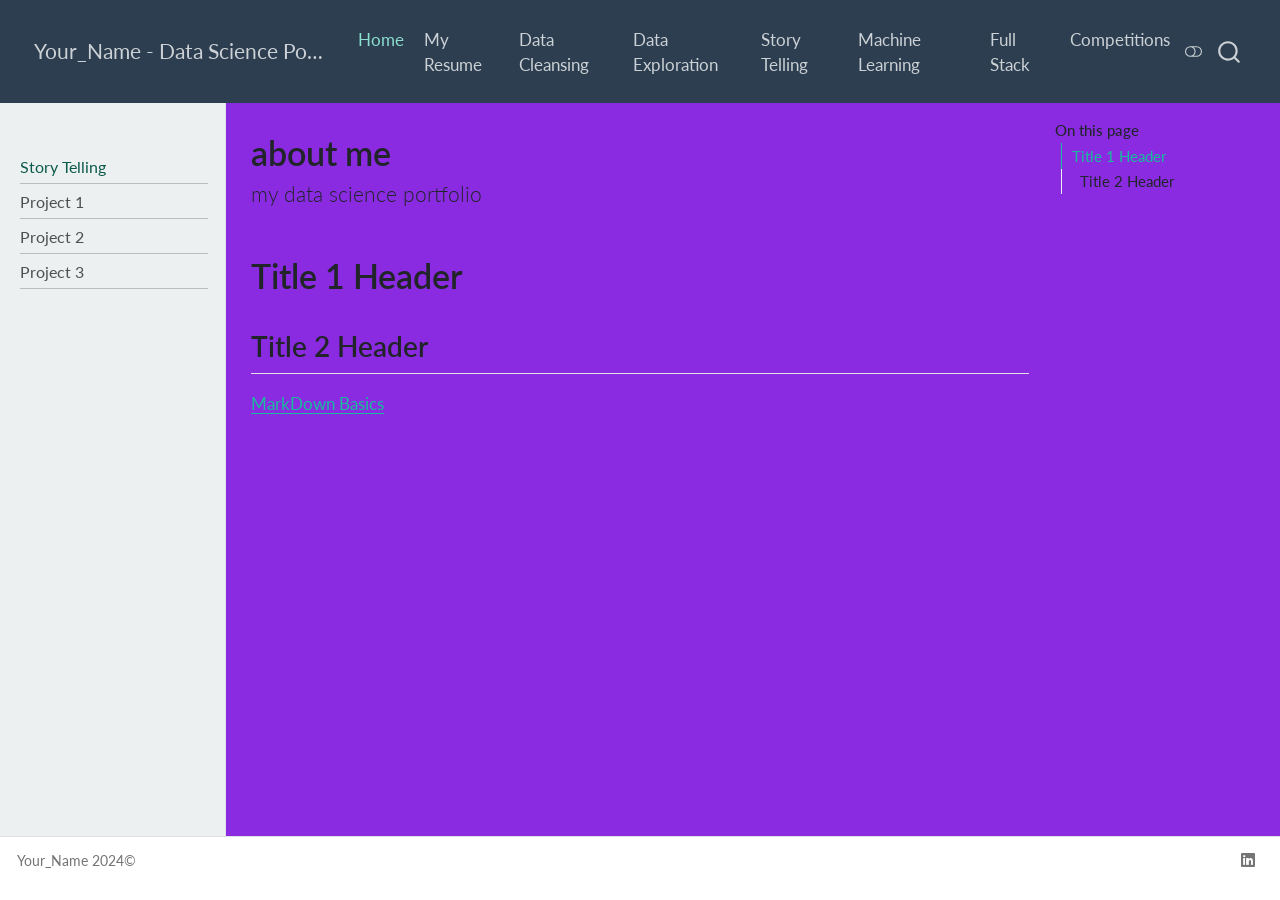
<file: docs/story_telling.html>
<!DOCTYPE html>
<html xmlns="http://www.w3.org/1999/xhtml" lang="en" xml:lang="en"><head>

<meta charset="utf-8">
<meta name="generator" content="quarto-1.8.24">

<meta name="viewport" content="width=device-width, initial-scale=1.0, user-scalable=yes">


<title>about me – Your_Name - Data Science Portfolio</title>
<style>
code{white-space: pre-wrap;}
span.smallcaps{font-variant: small-caps;}
div.columns{display: flex; gap: min(4vw, 1.5em);}
div.column{flex: auto; overflow-x: auto;}
div.hanging-indent{margin-left: 1.5em; text-indent: -1.5em;}
ul.task-list{list-style: none;}
ul.task-list li input[type="checkbox"] {
  width: 0.8em;
  margin: 0 0.8em 0.2em -1em; /* quarto-specific, see https://github.com/quarto-dev/quarto-cli/issues/4556 */ 
  vertical-align: middle;
}
</style>


<script src="site_libs/quarto-nav/quarto-nav.js"></script>
<script src="site_libs/quarto-nav/headroom.min.js"></script>
<script src="site_libs/clipboard/clipboard.min.js"></script>
<script src="site_libs/quarto-search/autocomplete.umd.js"></script>
<script src="site_libs/quarto-search/fuse.min.js"></script>
<script src="site_libs/quarto-search/quarto-search.js"></script>
<meta name="quarto:offset" content="./">
<link href="./Images/favicon.png" rel="icon" type="image/png">
<script src="site_libs/quarto-html/quarto.js" type="module"></script>
<script src="site_libs/quarto-html/tabsets/tabsets.js" type="module"></script>
<script src="site_libs/quarto-html/axe/axe-check.js" type="module"></script>
<script src="site_libs/quarto-html/popper.min.js"></script>
<script src="site_libs/quarto-html/tippy.umd.min.js"></script>
<script src="site_libs/quarto-html/anchor.min.js"></script>
<link href="site_libs/quarto-html/tippy.css" rel="stylesheet">
<link href="site_libs/quarto-html/quarto-syntax-highlighting-dc55a5b9e770e841cd82e46aadbfb9b0.css" rel="stylesheet" class="quarto-color-scheme" id="quarto-text-highlighting-styles">
<link href="site_libs/quarto-html/quarto-syntax-highlighting-dark-b651517ce65839d647a86e2780455cfb.css" rel="stylesheet" class="quarto-color-scheme quarto-color-alternate" id="quarto-text-highlighting-styles">
<link href="site_libs/quarto-html/quarto-syntax-highlighting-dc55a5b9e770e841cd82e46aadbfb9b0.css" rel="stylesheet" class="quarto-color-scheme-extra" id="quarto-text-highlighting-styles">
<script src="site_libs/bootstrap/bootstrap.min.js"></script>
<link href="site_libs/bootstrap/bootstrap-icons.css" rel="stylesheet">
<link href="site_libs/bootstrap/bootstrap-ca3a3156dfa06696f18c39bad94c63ad.min.css" rel="stylesheet" append-hash="true" class="quarto-color-scheme" id="quarto-bootstrap" data-mode="light">
<link href="site_libs/bootstrap/bootstrap-dark-44ce5e1fdf16f4d88befeca03b83ba44.min.css" rel="stylesheet" append-hash="true" class="quarto-color-scheme quarto-color-alternate" id="quarto-bootstrap" data-mode="dark">
<link href="site_libs/bootstrap/bootstrap-ca3a3156dfa06696f18c39bad94c63ad.min.css" rel="stylesheet" append-hash="true" class="quarto-color-scheme-extra" id="quarto-bootstrap" data-mode="light">
<script id="quarto-search-options" type="application/json">{
  "location": "navbar",
  "copy-button": false,
  "collapse-after": 3,
  "panel-placement": "end",
  "type": "overlay",
  "limit": 50,
  "keyboard-shortcut": [
    "f",
    "/",
    "s"
  ],
  "show-item-context": false,
  "language": {
    "search-no-results-text": "No results",
    "search-matching-documents-text": "matching documents",
    "search-copy-link-title": "Copy link to search",
    "search-hide-matches-text": "Hide additional matches",
    "search-more-match-text": "more match in this document",
    "search-more-matches-text": "more matches in this document",
    "search-clear-button-title": "Clear",
    "search-text-placeholder": "",
    "search-detached-cancel-button-title": "Cancel",
    "search-submit-button-title": "Submit",
    "search-label": "Search"
  }
}</script>


<link rel="stylesheet" href="styles.css">
</head>

<body class="nav-sidebar docked nav-fixed quarto-light"><script id="quarto-html-before-body" type="application/javascript">
    const toggleBodyColorMode = (bsSheetEl) => {
      const mode = bsSheetEl.getAttribute("data-mode");
      const bodyEl = window.document.querySelector("body");
      if (mode === "dark") {
        bodyEl.classList.add("quarto-dark");
        bodyEl.classList.remove("quarto-light");
      } else {
        bodyEl.classList.add("quarto-light");
        bodyEl.classList.remove("quarto-dark");
      }
    }
    const toggleBodyColorPrimary = () => {
      const bsSheetEl = window.document.querySelector("link#quarto-bootstrap:not([rel=disabled-stylesheet])");
      if (bsSheetEl) {
        toggleBodyColorMode(bsSheetEl);
      }
    }
    const setColorSchemeToggle = (alternate) => {
      const toggles = window.document.querySelectorAll('.quarto-color-scheme-toggle');
      for (let i=0; i < toggles.length; i++) {
        const toggle = toggles[i];
        if (toggle) {
          if (alternate) {
            toggle.classList.add("alternate");
          } else {
            toggle.classList.remove("alternate");
          }
        }
      }
    };
    const toggleColorMode = (alternate) => {
      // Switch the stylesheets
      const primaryStylesheets = window.document.querySelectorAll('link.quarto-color-scheme:not(.quarto-color-alternate)');
      const alternateStylesheets = window.document.querySelectorAll('link.quarto-color-scheme.quarto-color-alternate');
      manageTransitions('#quarto-margin-sidebar .nav-link', false);
      if (alternate) {
        // note: dark is layered on light, we don't disable primary!
        enableStylesheet(alternateStylesheets);
        for (const sheetNode of alternateStylesheets) {
          if (sheetNode.id === "quarto-bootstrap") {
            toggleBodyColorMode(sheetNode);
          }
        }
      } else {
        disableStylesheet(alternateStylesheets);
        enableStylesheet(primaryStylesheets)
        toggleBodyColorPrimary();
      }
      manageTransitions('#quarto-margin-sidebar .nav-link', true);
      // Switch the toggles
      setColorSchemeToggle(alternate)
      // Hack to workaround the fact that safari doesn't
      // properly recolor the scrollbar when toggling (#1455)
      if (navigator.userAgent.indexOf('Safari') > 0 && navigator.userAgent.indexOf('Chrome') == -1) {
        manageTransitions("body", false);
        window.scrollTo(0, 1);
        setTimeout(() => {
          window.scrollTo(0, 0);
          manageTransitions("body", true);
        }, 40);
      }
    }
    const disableStylesheet = (stylesheets) => {
      for (let i=0; i < stylesheets.length; i++) {
        const stylesheet = stylesheets[i];
        stylesheet.rel = 'disabled-stylesheet';
      }
    }
    const enableStylesheet = (stylesheets) => {
      for (let i=0; i < stylesheets.length; i++) {
        const stylesheet = stylesheets[i];
        if(stylesheet.rel !== 'stylesheet') { // for Chrome, which will still FOUC without this check
          stylesheet.rel = 'stylesheet';
        }
      }
    }
    const manageTransitions = (selector, allowTransitions) => {
      const els = window.document.querySelectorAll(selector);
      for (let i=0; i < els.length; i++) {
        const el = els[i];
        if (allowTransitions) {
          el.classList.remove('notransition');
        } else {
          el.classList.add('notransition');
        }
      }
    }
    const isFileUrl = () => {
      return window.location.protocol === 'file:';
    }
    const hasAlternateSentinel = () => {
      let styleSentinel = getColorSchemeSentinel();
      if (styleSentinel !== null) {
        return styleSentinel === "alternate";
      } else {
        return false;
      }
    }
    const setStyleSentinel = (alternate) => {
      const value = alternate ? "alternate" : "default";
      if (!isFileUrl()) {
        window.localStorage.setItem("quarto-color-scheme", value);
      } else {
        localAlternateSentinel = value;
      }
    }
    const getColorSchemeSentinel = () => {
      if (!isFileUrl()) {
        const storageValue = window.localStorage.getItem("quarto-color-scheme");
        return storageValue != null ? storageValue : localAlternateSentinel;
      } else {
        return localAlternateSentinel;
      }
    }
    const toggleGiscusIfUsed = (isAlternate, darkModeDefault) => {
      const baseTheme = document.querySelector('#giscus-base-theme')?.value ?? 'light';
      const alternateTheme = document.querySelector('#giscus-alt-theme')?.value ?? 'dark';
      let newTheme = '';
      if(authorPrefersDark) {
        newTheme = isAlternate ? baseTheme : alternateTheme;
      } else {
        newTheme = isAlternate ? alternateTheme : baseTheme;
      }
      const changeGiscusTheme = () => {
        // From: https://github.com/giscus/giscus/issues/336
        const sendMessage = (message) => {
          const iframe = document.querySelector('iframe.giscus-frame');
          if (!iframe) return;
          iframe.contentWindow.postMessage({ giscus: message }, 'https://giscus.app');
        }
        sendMessage({
          setConfig: {
            theme: newTheme
          }
        });
      }
      const isGiscussLoaded = window.document.querySelector('iframe.giscus-frame') !== null;
      if (isGiscussLoaded) {
        changeGiscusTheme();
      }
    };
    const authorPrefersDark = false;
    const darkModeDefault = authorPrefersDark;
      document.querySelector('link#quarto-text-highlighting-styles.quarto-color-scheme-extra').rel = 'disabled-stylesheet';
      document.querySelector('link#quarto-bootstrap.quarto-color-scheme-extra').rel = 'disabled-stylesheet';
    let localAlternateSentinel = darkModeDefault ? 'alternate' : 'default';
    // Dark / light mode switch
    window.quartoToggleColorScheme = () => {
      // Read the current dark / light value
      let toAlternate = !hasAlternateSentinel();
      toggleColorMode(toAlternate);
      setStyleSentinel(toAlternate);
      toggleGiscusIfUsed(toAlternate, darkModeDefault);
      window.dispatchEvent(new Event('resize'));
    };
    // Switch to dark mode if need be
    if (hasAlternateSentinel()) {
      toggleColorMode(true);
    } else {
      toggleColorMode(false);
    }
  </script>

<div id="quarto-search-results"></div>
  <header id="quarto-header" class="headroom fixed-top">
    <nav class="navbar navbar-expand-lg " data-bs-theme="dark">
      <div class="navbar-container container-fluid">
      <div class="navbar-brand-container mx-auto">
    <a href="./index.html" class="navbar-brand navbar-brand-logo">
    </a>
    <a class="navbar-brand" href="./index.html">
    <span class="navbar-title">Your_Name - Data Science Portfolio</span>
    </a>
  </div>
            <div id="quarto-search" class="" title="Search"></div>
          <button class="navbar-toggler" type="button" data-bs-toggle="collapse" data-bs-target="#navbarCollapse" aria-controls="navbarCollapse" role="menu" aria-expanded="false" aria-label="Toggle navigation" onclick="if (window.quartoToggleHeadroom) { window.quartoToggleHeadroom(); }">
  <span class="navbar-toggler-icon"></span>
</button>
          <div class="collapse navbar-collapse" id="navbarCollapse">
            <ul class="navbar-nav navbar-nav-scroll ms-auto">
  <li class="nav-item">
    <a class="nav-link active" href="./index.html" aria-current="page"> 
<span class="menu-text">Home</span></a>
  </li>  
  <li class="nav-item">
    <a class="nav-link" href="./resume.html"> 
<span class="menu-text">My Resume</span></a>
  </li>  
  <li class="nav-item">
    <a class="nav-link" href="./cleansing.html"> 
<span class="menu-text">Data Cleansing</span></a>
  </li>  
  <li class="nav-item">
    <a class="nav-link" href="./exploration.html"> 
<span class="menu-text">Data Exploration</span></a>
  </li>  
  <li class="nav-item">
    <a class="nav-link" href="./story_telling.html"> 
<span class="menu-text">Story Telling</span></a>
  </li>  
  <li class="nav-item">
    <a class="nav-link" href="./ml.html"> 
<span class="menu-text">Machine Learning</span></a>
  </li>  
  <li class="nav-item">
    <a class="nav-link" href="./full_stack.html"> 
<span class="menu-text">Full Stack</span></a>
  </li>  
  <li class="nav-item">
    <a class="nav-link" href="./competition.html"> 
<span class="menu-text">Competitions</span></a>
  </li>  
</ul>
          </div> <!-- /navcollapse -->
            <div class="quarto-navbar-tools">
  <a href="" class="quarto-color-scheme-toggle quarto-navigation-tool  px-1" onclick="window.quartoToggleColorScheme(); return false;" title="Toggle dark mode"><i class="bi"></i></a>
</div>
      </div> <!-- /container-fluid -->
    </nav>
  <nav class="quarto-secondary-nav">
    <div class="container-fluid d-flex">
      <button type="button" class="quarto-btn-toggle btn" data-bs-toggle="collapse" role="button" data-bs-target=".quarto-sidebar-collapse-item" aria-controls="quarto-sidebar" aria-expanded="false" aria-label="Toggle sidebar navigation" onclick="if (window.quartoToggleHeadroom) { window.quartoToggleHeadroom(); }">
        <i class="bi bi-layout-text-sidebar-reverse"></i>
      </button>
        <nav class="quarto-page-breadcrumbs" aria-label="breadcrumb"><ol class="breadcrumb"><li class="breadcrumb-item"><a href="./story_telling.html">Story Telling</a></li></ol></nav>
        <a class="flex-grow-1" role="navigation" data-bs-toggle="collapse" data-bs-target=".quarto-sidebar-collapse-item" aria-controls="quarto-sidebar" aria-expanded="false" aria-label="Toggle sidebar navigation" onclick="if (window.quartoToggleHeadroom) { window.quartoToggleHeadroom(); }">      
        </a>
    </div>
  </nav>
</header>
<!-- content -->
<div id="quarto-content" class="quarto-container page-columns page-rows-contents page-layout-article page-navbar">
<!-- sidebar -->
  <nav id="quarto-sidebar" class="sidebar collapse collapse-horizontal quarto-sidebar-collapse-item sidebar-navigation docked overflow-auto">
    <div class="pt-lg-2 mt-2 text-left sidebar-header sidebar-header-stacked">
      <a href="./index.html" class="sidebar-logo-link">
      </a>
      </div>
    <div class="sidebar-menu-container"> 
    <ul class="list-unstyled mt-1">
        <li class="sidebar-item">
  <div class="sidebar-item-container"> 
  <a href="./story_telling.html" class="sidebar-item-text sidebar-link active">
 <span class="menu-text">Story Telling</span></a>
  </div>
</li>
        <li class="px-0"><hr class="sidebar-divider hi "></li>
        <li class="sidebar-item">
  <div class="sidebar-item-container"> 
  <a href="./Story_Telling/project1.html" class="sidebar-item-text sidebar-link">
 <span class="menu-text">Project 1</span></a>
  </div>
</li>
        <li class="px-0"><hr class="sidebar-divider hi "></li>
        <li class="sidebar-item">
  <div class="sidebar-item-container"> 
  <a href="./Story_Telling/project2.html" class="sidebar-item-text sidebar-link">
 <span class="menu-text">Project 2</span></a>
  </div>
</li>
        <li class="px-0"><hr class="sidebar-divider hi "></li>
        <li class="sidebar-item">
  <div class="sidebar-item-container"> 
  <a href="./Story_Telling/project3.html" class="sidebar-item-text sidebar-link">
 <span class="menu-text">Project 3</span></a>
  </div>
</li>
        <li class="px-0"><hr class="sidebar-divider hi "></li>
    </ul>
    </div>
</nav>
<div id="quarto-sidebar-glass" class="quarto-sidebar-collapse-item" data-bs-toggle="collapse" data-bs-target=".quarto-sidebar-collapse-item"></div>
<!-- margin-sidebar -->
    <div id="quarto-margin-sidebar" class="sidebar margin-sidebar">
        <nav id="TOC" role="doc-toc" class="toc-active">
    <h2 id="toc-title">On this page</h2>
   
  <ul>
  <li><a href="#title-1-header" id="toc-title-1-header" class="nav-link active" data-scroll-target="#title-1-header">Title 1 Header</a>
  <ul class="collapse">
  <li><a href="#title-2-header" id="toc-title-2-header" class="nav-link" data-scroll-target="#title-2-header">Title 2 Header</a></li>
  </ul></li>
  </ul>
</nav>
    </div>
<!-- main -->
<main class="content" id="quarto-document-content">


<header id="title-block-header" class="quarto-title-block default">
<div class="quarto-title">
<h1 class="title">about me</h1>
<p class="subtitle lead">my data science portfolio</p>
</div>



<div class="quarto-title-meta">

    
  
    
  </div>
  


</header>


<section id="title-1-header" class="level1">
<h1>Title 1 Header</h1>
<section id="title-2-header" class="level2">
<h2 class="anchored" data-anchor-id="title-2-header">Title 2 Header</h2>
<p><a href="https://quarto.org/docs/authoring/markdown-basics.html#links-images">MarkDown Basics</a></p>


</section>
</section>

<a onclick="window.scrollTo(0, 0); return false;" role="button" id="quarto-back-to-top"><i class="bi bi-arrow-up"></i> Back to top</a></main> <!-- /main -->
<script id="quarto-html-after-body" type="application/javascript">
  window.document.addEventListener("DOMContentLoaded", function (event) {
    // Ensure there is a toggle, if there isn't float one in the top right
    if (window.document.querySelector('.quarto-color-scheme-toggle') === null) {
      const a = window.document.createElement('a');
      a.classList.add('top-right');
      a.classList.add('quarto-color-scheme-toggle');
      a.href = "";
      a.onclick = function() { try { window.quartoToggleColorScheme(); } catch {} return false; };
      const i = window.document.createElement("i");
      i.classList.add('bi');
      a.appendChild(i);
      window.document.body.appendChild(a);
    }
    setColorSchemeToggle(hasAlternateSentinel())
    const icon = "";
    const anchorJS = new window.AnchorJS();
    anchorJS.options = {
      placement: 'right',
      icon: icon
    };
    anchorJS.add('.anchored');
    const isCodeAnnotation = (el) => {
      for (const clz of el.classList) {
        if (clz.startsWith('code-annotation-')) {                     
          return true;
        }
      }
      return false;
    }
    const onCopySuccess = function(e) {
      // button target
      const button = e.trigger;
      // don't keep focus
      button.blur();
      // flash "checked"
      button.classList.add('code-copy-button-checked');
      var currentTitle = button.getAttribute("title");
      button.setAttribute("title", "Copied!");
      let tooltip;
      if (window.bootstrap) {
        button.setAttribute("data-bs-toggle", "tooltip");
        button.setAttribute("data-bs-placement", "left");
        button.setAttribute("data-bs-title", "Copied!");
        tooltip = new bootstrap.Tooltip(button, 
          { trigger: "manual", 
            customClass: "code-copy-button-tooltip",
            offset: [0, -8]});
        tooltip.show();    
      }
      setTimeout(function() {
        if (tooltip) {
          tooltip.hide();
          button.removeAttribute("data-bs-title");
          button.removeAttribute("data-bs-toggle");
          button.removeAttribute("data-bs-placement");
        }
        button.setAttribute("title", currentTitle);
        button.classList.remove('code-copy-button-checked');
      }, 1000);
      // clear code selection
      e.clearSelection();
    }
    const getTextToCopy = function(trigger) {
      const outerScaffold = trigger.parentElement.cloneNode(true);
      const codeEl = outerScaffold.querySelector('code');
      for (const childEl of codeEl.children) {
        if (isCodeAnnotation(childEl)) {
          childEl.remove();
        }
      }
      return codeEl.innerText;
    }
    const clipboard = new window.ClipboardJS('.code-copy-button:not([data-in-quarto-modal])', {
      text: getTextToCopy
    });
    clipboard.on('success', onCopySuccess);
    if (window.document.getElementById('quarto-embedded-source-code-modal')) {
      const clipboardModal = new window.ClipboardJS('.code-copy-button[data-in-quarto-modal]', {
        text: getTextToCopy,
        container: window.document.getElementById('quarto-embedded-source-code-modal')
      });
      clipboardModal.on('success', onCopySuccess);
    }
      var localhostRegex = new RegExp(/^(?:http|https):\/\/localhost\:?[0-9]*\//);
      var mailtoRegex = new RegExp(/^mailto:/);
        var filterRegex = new RegExp('/' + window.location.host + '/');
      var isInternal = (href) => {
          return filterRegex.test(href) || localhostRegex.test(href) || mailtoRegex.test(href);
      }
      // Inspect non-navigation links and adorn them if external
     var links = window.document.querySelectorAll('a[href]:not(.nav-link):not(.navbar-brand):not(.toc-action):not(.sidebar-link):not(.sidebar-item-toggle):not(.pagination-link):not(.no-external):not([aria-hidden]):not(.dropdown-item):not(.quarto-navigation-tool):not(.about-link)');
      for (var i=0; i<links.length; i++) {
        const link = links[i];
        if (!isInternal(link.href)) {
          // undo the damage that might have been done by quarto-nav.js in the case of
          // links that we want to consider external
          if (link.dataset.originalHref !== undefined) {
            link.href = link.dataset.originalHref;
          }
        }
      }
    function tippyHover(el, contentFn, onTriggerFn, onUntriggerFn) {
      const config = {
        allowHTML: true,
        maxWidth: 500,
        delay: 100,
        arrow: false,
        appendTo: function(el) {
            return el.parentElement;
        },
        interactive: true,
        interactiveBorder: 10,
        theme: 'quarto',
        placement: 'bottom-start',
      };
      if (contentFn) {
        config.content = contentFn;
      }
      if (onTriggerFn) {
        config.onTrigger = onTriggerFn;
      }
      if (onUntriggerFn) {
        config.onUntrigger = onUntriggerFn;
      }
      window.tippy(el, config); 
    }
    const noterefs = window.document.querySelectorAll('a[role="doc-noteref"]');
    for (var i=0; i<noterefs.length; i++) {
      const ref = noterefs[i];
      tippyHover(ref, function() {
        // use id or data attribute instead here
        let href = ref.getAttribute('data-footnote-href') || ref.getAttribute('href');
        try { href = new URL(href).hash; } catch {}
        const id = href.replace(/^#\/?/, "");
        const note = window.document.getElementById(id);
        if (note) {
          return note.innerHTML;
        } else {
          return "";
        }
      });
    }
    const xrefs = window.document.querySelectorAll('a.quarto-xref');
    const processXRef = (id, note) => {
      // Strip column container classes
      const stripColumnClz = (el) => {
        el.classList.remove("page-full", "page-columns");
        if (el.children) {
          for (const child of el.children) {
            stripColumnClz(child);
          }
        }
      }
      stripColumnClz(note)
      if (id === null || id.startsWith('sec-')) {
        // Special case sections, only their first couple elements
        const container = document.createElement("div");
        if (note.children && note.children.length > 2) {
          container.appendChild(note.children[0].cloneNode(true));
          for (let i = 1; i < note.children.length; i++) {
            const child = note.children[i];
            if (child.tagName === "P" && child.innerText === "") {
              continue;
            } else {
              container.appendChild(child.cloneNode(true));
              break;
            }
          }
          if (window.Quarto?.typesetMath) {
            window.Quarto.typesetMath(container);
          }
          return container.innerHTML
        } else {
          if (window.Quarto?.typesetMath) {
            window.Quarto.typesetMath(note);
          }
          return note.innerHTML;
        }
      } else {
        // Remove any anchor links if they are present
        const anchorLink = note.querySelector('a.anchorjs-link');
        if (anchorLink) {
          anchorLink.remove();
        }
        if (window.Quarto?.typesetMath) {
          window.Quarto.typesetMath(note);
        }
        if (note.classList.contains("callout")) {
          return note.outerHTML;
        } else {
          return note.innerHTML;
        }
      }
    }
    for (var i=0; i<xrefs.length; i++) {
      const xref = xrefs[i];
      tippyHover(xref, undefined, function(instance) {
        instance.disable();
        let url = xref.getAttribute('href');
        let hash = undefined; 
        if (url.startsWith('#')) {
          hash = url;
        } else {
          try { hash = new URL(url).hash; } catch {}
        }
        if (hash) {
          const id = hash.replace(/^#\/?/, "");
          const note = window.document.getElementById(id);
          if (note !== null) {
            try {
              const html = processXRef(id, note.cloneNode(true));
              instance.setContent(html);
            } finally {
              instance.enable();
              instance.show();
            }
          } else {
            // See if we can fetch this
            fetch(url.split('#')[0])
            .then(res => res.text())
            .then(html => {
              const parser = new DOMParser();
              const htmlDoc = parser.parseFromString(html, "text/html");
              const note = htmlDoc.getElementById(id);
              if (note !== null) {
                const html = processXRef(id, note);
                instance.setContent(html);
              } 
            }).finally(() => {
              instance.enable();
              instance.show();
            });
          }
        } else {
          // See if we can fetch a full url (with no hash to target)
          // This is a special case and we should probably do some content thinning / targeting
          fetch(url)
          .then(res => res.text())
          .then(html => {
            const parser = new DOMParser();
            const htmlDoc = parser.parseFromString(html, "text/html");
            const note = htmlDoc.querySelector('main.content');
            if (note !== null) {
              // This should only happen for chapter cross references
              // (since there is no id in the URL)
              // remove the first header
              if (note.children.length > 0 && note.children[0].tagName === "HEADER") {
                note.children[0].remove();
              }
              const html = processXRef(null, note);
              instance.setContent(html);
            } 
          }).finally(() => {
            instance.enable();
            instance.show();
          });
        }
      }, function(instance) {
      });
    }
        let selectedAnnoteEl;
        const selectorForAnnotation = ( cell, annotation) => {
          let cellAttr = 'data-code-cell="' + cell + '"';
          let lineAttr = 'data-code-annotation="' +  annotation + '"';
          const selector = 'span[' + cellAttr + '][' + lineAttr + ']';
          return selector;
        }
        const selectCodeLines = (annoteEl) => {
          const doc = window.document;
          const targetCell = annoteEl.getAttribute("data-target-cell");
          const targetAnnotation = annoteEl.getAttribute("data-target-annotation");
          const annoteSpan = window.document.querySelector(selectorForAnnotation(targetCell, targetAnnotation));
          const lines = annoteSpan.getAttribute("data-code-lines").split(",");
          const lineIds = lines.map((line) => {
            return targetCell + "-" + line;
          })
          let top = null;
          let height = null;
          let parent = null;
          if (lineIds.length > 0) {
              //compute the position of the single el (top and bottom and make a div)
              const el = window.document.getElementById(lineIds[0]);
              top = el.offsetTop;
              height = el.offsetHeight;
              parent = el.parentElement.parentElement;
            if (lineIds.length > 1) {
              const lastEl = window.document.getElementById(lineIds[lineIds.length - 1]);
              const bottom = lastEl.offsetTop + lastEl.offsetHeight;
              height = bottom - top;
            }
            if (top !== null && height !== null && parent !== null) {
              // cook up a div (if necessary) and position it 
              let div = window.document.getElementById("code-annotation-line-highlight");
              if (div === null) {
                div = window.document.createElement("div");
                div.setAttribute("id", "code-annotation-line-highlight");
                div.style.position = 'absolute';
                parent.appendChild(div);
              }
              div.style.top = top - 2 + "px";
              div.style.height = height + 4 + "px";
              div.style.left = 0;
              let gutterDiv = window.document.getElementById("code-annotation-line-highlight-gutter");
              if (gutterDiv === null) {
                gutterDiv = window.document.createElement("div");
                gutterDiv.setAttribute("id", "code-annotation-line-highlight-gutter");
                gutterDiv.style.position = 'absolute';
                const codeCell = window.document.getElementById(targetCell);
                const gutter = codeCell.querySelector('.code-annotation-gutter');
                gutter.appendChild(gutterDiv);
              }
              gutterDiv.style.top = top - 2 + "px";
              gutterDiv.style.height = height + 4 + "px";
            }
            selectedAnnoteEl = annoteEl;
          }
        };
        const unselectCodeLines = () => {
          const elementsIds = ["code-annotation-line-highlight", "code-annotation-line-highlight-gutter"];
          elementsIds.forEach((elId) => {
            const div = window.document.getElementById(elId);
            if (div) {
              div.remove();
            }
          });
          selectedAnnoteEl = undefined;
        };
          // Handle positioning of the toggle
      window.addEventListener(
        "resize",
        throttle(() => {
          elRect = undefined;
          if (selectedAnnoteEl) {
            selectCodeLines(selectedAnnoteEl);
          }
        }, 10)
      );
      function throttle(fn, ms) {
      let throttle = false;
      let timer;
        return (...args) => {
          if(!throttle) { // first call gets through
              fn.apply(this, args);
              throttle = true;
          } else { // all the others get throttled
              if(timer) clearTimeout(timer); // cancel #2
              timer = setTimeout(() => {
                fn.apply(this, args);
                timer = throttle = false;
              }, ms);
          }
        };
      }
        // Attach click handler to the DT
        const annoteDls = window.document.querySelectorAll('dt[data-target-cell]');
        for (const annoteDlNode of annoteDls) {
          annoteDlNode.addEventListener('click', (event) => {
            const clickedEl = event.target;
            if (clickedEl !== selectedAnnoteEl) {
              unselectCodeLines();
              const activeEl = window.document.querySelector('dt[data-target-cell].code-annotation-active');
              if (activeEl) {
                activeEl.classList.remove('code-annotation-active');
              }
              selectCodeLines(clickedEl);
              clickedEl.classList.add('code-annotation-active');
            } else {
              // Unselect the line
              unselectCodeLines();
              clickedEl.classList.remove('code-annotation-active');
            }
          });
        }
    const findCites = (el) => {
      const parentEl = el.parentElement;
      if (parentEl) {
        const cites = parentEl.dataset.cites;
        if (cites) {
          return {
            el,
            cites: cites.split(' ')
          };
        } else {
          return findCites(el.parentElement)
        }
      } else {
        return undefined;
      }
    };
    var bibliorefs = window.document.querySelectorAll('a[role="doc-biblioref"]');
    for (var i=0; i<bibliorefs.length; i++) {
      const ref = bibliorefs[i];
      const citeInfo = findCites(ref);
      if (citeInfo) {
        tippyHover(citeInfo.el, function() {
          var popup = window.document.createElement('div');
          citeInfo.cites.forEach(function(cite) {
            var citeDiv = window.document.createElement('div');
            citeDiv.classList.add('hanging-indent');
            citeDiv.classList.add('csl-entry');
            var biblioDiv = window.document.getElementById('ref-' + cite);
            if (biblioDiv) {
              citeDiv.innerHTML = biblioDiv.innerHTML;
            }
            popup.appendChild(citeDiv);
          });
          return popup.innerHTML;
        });
      }
    }
  });
  </script>
</div> <!-- /content -->
<footer class="footer">
  <div class="nav-footer">
    <div class="nav-footer-left">
<p>Your_Name 2024©</p>
</div>   
    <div class="nav-footer-center">
      &nbsp;
    </div>
    <div class="nav-footer-right">
      <ul class="footer-items list-unstyled">
    <li class="nav-item compact">
    <a class="nav-link" href="./Your_LinkedIn_URL">
      <i class="bi bi-linkedin" role="img">
</i> 
    </a>
  </li>  
</ul>
    </div>
  </div>
</footer>




</body></html>
</file>
<file: docs/site_libs/quarto-html/tippy.css>
.tippy-box[data-animation=fade][data-state=hidden]{opacity:0}[data-tippy-root]{max-width:calc(100vw - 10px)}.tippy-box{position:relative;background-color:#333;color:#fff;border-radius:4px;font-size:14px;line-height:1.4;white-space:normal;outline:0;transition-property:transform,visibility,opacity}.tippy-box[data-placement^=top]>.tippy-arrow{bottom:0}.tippy-box[data-placement^=top]>.tippy-arrow:before{bottom:-7px;left:0;border-width:8px 8px 0;border-top-color:initial;transform-origin:center top}.tippy-box[data-placement^=bottom]>.tippy-arrow{top:0}.tippy-box[data-placement^=bottom]>.tippy-arrow:before{top:-7px;left:0;border-width:0 8px 8px;border-bottom-color:initial;transform-origin:center bottom}.tippy-box[data-placement^=left]>.tippy-arrow{right:0}.tippy-box[data-placement^=left]>.tippy-arrow:before{border-width:8px 0 8px 8px;border-left-color:initial;right:-7px;transform-origin:center left}.tippy-box[data-placement^=right]>.tippy-arrow{left:0}.tippy-box[data-placement^=right]>.tippy-arrow:before{left:-7px;border-width:8px 8px 8px 0;border-right-color:initial;transform-origin:center right}.tippy-box[data-inertia][data-state=visible]{transition-timing-function:cubic-bezier(.54,1.5,.38,1.11)}.tippy-arrow{width:16px;height:16px;color:#333}.tippy-arrow:before{content:"";position:absolute;border-color:transparent;border-style:solid}.tippy-content{position:relative;padding:5px 9px;z-index:1}
</file>
<file: docs/site_libs/quarto-html/quarto-syntax-highlighting-dc55a5b9e770e841cd82e46aadbfb9b0.css>
/* quarto syntax highlight colors */
:root {
  --quarto-hl-ot-color: #003B4F;
  --quarto-hl-at-color: #657422;
  --quarto-hl-ss-color: #20794D;
  --quarto-hl-an-color: #5E5E5E;
  --quarto-hl-fu-color: #4758AB;
  --quarto-hl-st-color: #20794D;
  --quarto-hl-cf-color: #003B4F;
  --quarto-hl-op-color: #5E5E5E;
  --quarto-hl-er-color: #AD0000;
  --quarto-hl-bn-color: #AD0000;
  --quarto-hl-al-color: #AD0000;
  --quarto-hl-va-color: #111111;
  --quarto-hl-bu-color: inherit;
  --quarto-hl-ex-color: inherit;
  --quarto-hl-pp-color: #AD0000;
  --quarto-hl-in-color: #5E5E5E;
  --quarto-hl-vs-color: #20794D;
  --quarto-hl-wa-color: #5E5E5E;
  --quarto-hl-do-color: #5E5E5E;
  --quarto-hl-im-color: #00769E;
  --quarto-hl-ch-color: #20794D;
  --quarto-hl-dt-color: #AD0000;
  --quarto-hl-fl-color: #AD0000;
  --quarto-hl-co-color: #5E5E5E;
  --quarto-hl-cv-color: #5E5E5E;
  --quarto-hl-cn-color: #8f5902;
  --quarto-hl-sc-color: #5E5E5E;
  --quarto-hl-dv-color: #AD0000;
  --quarto-hl-kw-color: #003B4F;
}

/* other quarto variables */
:root {
  --quarto-font-monospace: SFMono-Regular, Menlo, Monaco, Consolas, "Liberation Mono", "Courier New", monospace;
}

/* syntax highlight based on Pandoc's rules */
pre > code.sourceCode > span {
  color: #003B4F;
}

code.sourceCode > span {
  color: #003B4F;
}

div.sourceCode,
div.sourceCode pre.sourceCode {
  color: #003B4F;
}

/* Normal */
code span {
  color: #003B4F;
}

/* Alert */
code span.al {
  color: #AD0000;
  font-style: inherit;
}

/* Annotation */
code span.an {
  color: #5E5E5E;
  font-style: inherit;
}

/* Attribute */
code span.at {
  color: #657422;
  font-style: inherit;
}

/* BaseN */
code span.bn {
  color: #AD0000;
  font-style: inherit;
}

/* BuiltIn */
code span.bu {
  font-style: inherit;
}

/* ControlFlow */
code span.cf {
  color: #003B4F;
  font-weight: bold;
  font-style: inherit;
}

/* Char */
code span.ch {
  color: #20794D;
  font-style: inherit;
}

/* Constant */
code span.cn {
  color: #8f5902;
  font-style: inherit;
}

/* Comment */
code span.co {
  color: #5E5E5E;
  font-style: inherit;
}

/* CommentVar */
code span.cv {
  color: #5E5E5E;
  font-style: italic;
}

/* Documentation */
code span.do {
  color: #5E5E5E;
  font-style: italic;
}

/* DataType */
code span.dt {
  color: #AD0000;
  font-style: inherit;
}

/* DecVal */
code span.dv {
  color: #AD0000;
  font-style: inherit;
}

/* Error */
code span.er {
  color: #AD0000;
  font-style: inherit;
}

/* Extension */
code span.ex {
  font-style: inherit;
}

/* Float */
code span.fl {
  color: #AD0000;
  font-style: inherit;
}

/* Function */
code span.fu {
  color: #4758AB;
  font-style: inherit;
}

/* Import */
code span.im {
  color: #00769E;
  font-style: inherit;
}

/* Information */
code span.in {
  color: #5E5E5E;
  font-style: inherit;
}

/* Keyword */
code span.kw {
  color: #003B4F;
  font-weight: bold;
  font-style: inherit;
}

/* Operator */
code span.op {
  color: #5E5E5E;
  font-style: inherit;
}

/* Other */
code span.ot {
  color: #003B4F;
  font-style: inherit;
}

/* Preprocessor */
code span.pp {
  color: #AD0000;
  font-style: inherit;
}

/* SpecialChar */
code span.sc {
  color: #5E5E5E;
  font-style: inherit;
}

/* SpecialString */
code span.ss {
  color: #20794D;
  font-style: inherit;
}

/* String */
code span.st {
  color: #20794D;
  font-style: inherit;
}

/* Variable */
code span.va {
  color: #111111;
  font-style: inherit;
}

/* VerbatimString */
code span.vs {
  color: #20794D;
  font-style: inherit;
}

/* Warning */
code span.wa {
  color: #5E5E5E;
  font-style: italic;
}

.prevent-inlining {
  content: "</";
}

/*# sourceMappingURL=21f0b8dca5c347bd0a806dc2ce2adfe3.css.map */
</file>
<file: docs/site_libs/quarto-html/quarto-syntax-highlighting-dark-b651517ce65839d647a86e2780455cfb.css>
/* quarto syntax highlight colors */
:root {
  --quarto-hl-al-color: #f07178;
  --quarto-hl-an-color: #d4d0ab;
  --quarto-hl-at-color: #00e0e0;
  --quarto-hl-bn-color: #d4d0ab;
  --quarto-hl-bu-color: #abe338;
  --quarto-hl-ch-color: #abe338;
  --quarto-hl-co-color: #f8f8f2;
  --quarto-hl-cv-color: #ffd700;
  --quarto-hl-cn-color: #ffd700;
  --quarto-hl-cf-color: #ffa07a;
  --quarto-hl-dt-color: #ffa07a;
  --quarto-hl-dv-color: #d4d0ab;
  --quarto-hl-do-color: #f8f8f2;
  --quarto-hl-er-color: #f07178;
  --quarto-hl-ex-color: #00e0e0;
  --quarto-hl-fl-color: #d4d0ab;
  --quarto-hl-fu-color: #ffa07a;
  --quarto-hl-im-color: #abe338;
  --quarto-hl-in-color: #d4d0ab;
  --quarto-hl-kw-color: #ffa07a;
  --quarto-hl-op-color: #ffa07a;
  --quarto-hl-ot-color: #00e0e0;
  --quarto-hl-pp-color: #dcc6e0;
  --quarto-hl-re-color: #00e0e0;
  --quarto-hl-sc-color: #abe338;
  --quarto-hl-ss-color: #abe338;
  --quarto-hl-st-color: #abe338;
  --quarto-hl-va-color: #00e0e0;
  --quarto-hl-vs-color: #abe338;
  --quarto-hl-wa-color: #dcc6e0;
}

/* other quarto variables */
:root {
  --quarto-font-monospace: SFMono-Regular, Menlo, Monaco, Consolas, "Liberation Mono", "Courier New", monospace;
}

/* syntax highlight based on Pandoc's rules */
pre > code.sourceCode > span {
  color: #f8f8f2;
}

code.sourceCode > span {
  color: #f8f8f2;
}

div.sourceCode,
div.sourceCode pre.sourceCode {
  color: #f8f8f2;
}

/* Normal */
code span {
  color: #f8f8f2;
}

/* Alert */
code span.al {
  color: #f07178;
}

/* Annotation */
code span.an {
  color: #d4d0ab;
}

/* Attribute */
code span.at {
  color: #00e0e0;
}

/* BaseN */
code span.bn {
  color: #d4d0ab;
}

/* BuiltIn */
code span.bu {
  color: #abe338;
}

/* ControlFlow */
code span.cf {
  font-weight: bold;
  color: #ffa07a;
}

/* Char */
code span.ch {
  color: #abe338;
}

/* Constant */
code span.cn {
  color: #ffd700;
}

/* Comment */
code span.co {
  font-style: italic;
  color: #f8f8f2;
}

/* CommentVar */
code span.cv {
  color: #ffd700;
}

/* Documentation */
code span.do {
  color: #f8f8f2;
}

/* DataType */
code span.dt {
  color: #ffa07a;
}

/* DecVal */
code span.dv {
  color: #d4d0ab;
}

/* Error */
code span.er {
  color: #f07178;
  text-decoration: underline;
}

/* Extension */
code span.ex {
  font-weight: bold;
  color: #00e0e0;
}

/* Float */
code span.fl {
  color: #d4d0ab;
}

/* Function */
code span.fu {
  color: #ffa07a;
}

/* Import */
code span.im {
  color: #abe338;
}

/* Information */
code span.in {
  color: #d4d0ab;
}

/* Keyword */
code span.kw {
  font-weight: bold;
  color: #ffa07a;
}

/* Operator */
code span.op {
  color: #ffa07a;
}

/* Other */
code span.ot {
  color: #00e0e0;
}

/* Preprocessor */
code span.pp {
  color: #dcc6e0;
}

/* RegionMarker */
code span.re {
  background-color: #f8f8f2;
  color: #00e0e0;
}

/* SpecialChar */
code span.sc {
  color: #abe338;
}

/* SpecialString */
code span.ss {
  color: #abe338;
}

/* String */
code span.st {
  color: #abe338;
}

/* Variable */
code span.va {
  color: #00e0e0;
}

/* VerbatimString */
code span.vs {
  color: #abe338;
}

/* Warning */
code span.wa {
  color: #dcc6e0;
}

.prevent-inlining {
  content: "</";
}

/*# sourceMappingURL=7d52425e2e4906fd318f8314235819b3.css.map */
</file>
<file: docs/styles.css>
/* css styles */
.quarto-light
{
    background-color: blueviolet;
}
</file>
